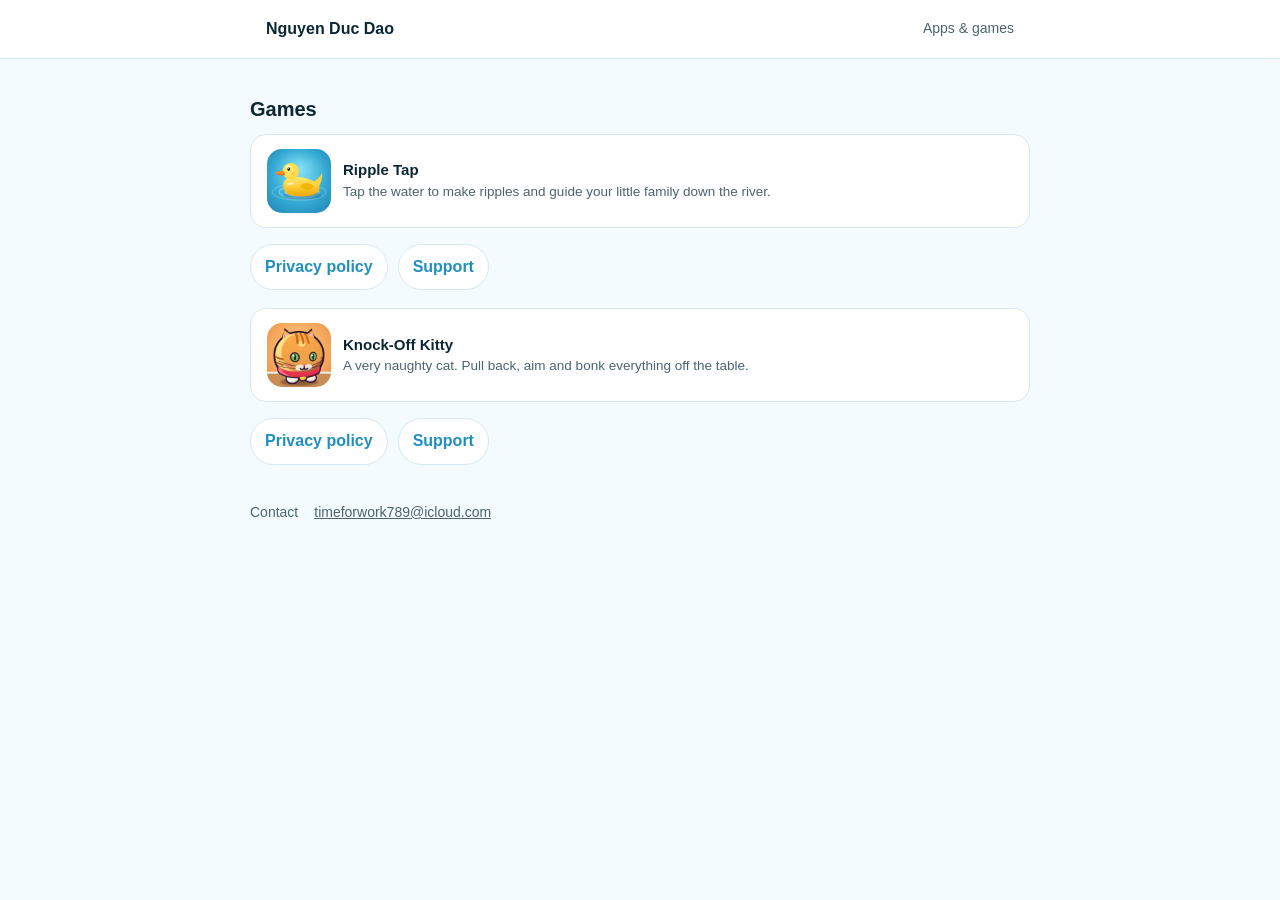
<file: index.html>
<!doctype html>
<html lang="en">
<head>
<meta charset="utf-8">
<meta name="viewport" content="width=device-width, initial-scale=1">
<title>Nguyen Duc Dao · Apps &amp; Games</title>
<meta name="description" content="Apps and games by Nguyen Duc Dao (Tom-deptrai).">
<link rel="stylesheet" href="/style.css">
</head>
<body>
<header class="topbar"><div class="wrap">
  <a class="brand" href="/"><span>Nguyen Duc Dao</span></a>
  <span class="note">Apps &amp; games</span>
</div></header>
<main class="wrap page">
  <h2>Games</h2>
  <a class="card" href="/ripple-tap/" style="text-decoration:none;color:inherit;align-items:center">
    <img src="/ripple-tap/icon.png" alt="" style="width:64px;height:64px;border-radius:15px">
    <div><b>Ripple Tap</b><span>Tap the water to make ripples and guide your little family down the river.</span></div>
  </a>
  <div class="links"><a href="/ripple-tap/privacy.html">Privacy policy</a><a href="/ripple-tap/support.html">Support</a></div>
  <a class="card" href="/knock-off-kitty/" style="text-decoration:none;color:inherit;align-items:center;margin-top:18px">
    <img src="/knock-off-kitty/icon.png" alt="" style="width:64px;height:64px;border-radius:15px">
    <div><b>Knock-Off Kitty</b><span>A very naughty cat. Pull back, aim and bonk everything off the table.</span></div>
  </a>
  <div class="links"><a href="/knock-off-kitty/privacy.html">Privacy policy</a><a href="/knock-off-kitty/support.html">Support</a></div>
  <footer><span>Contact</span><a href="mailto:timeforwork789@icloud.com">timeforwork789@icloud.com</a></footer>
</main>
</body>
</html>
</file>
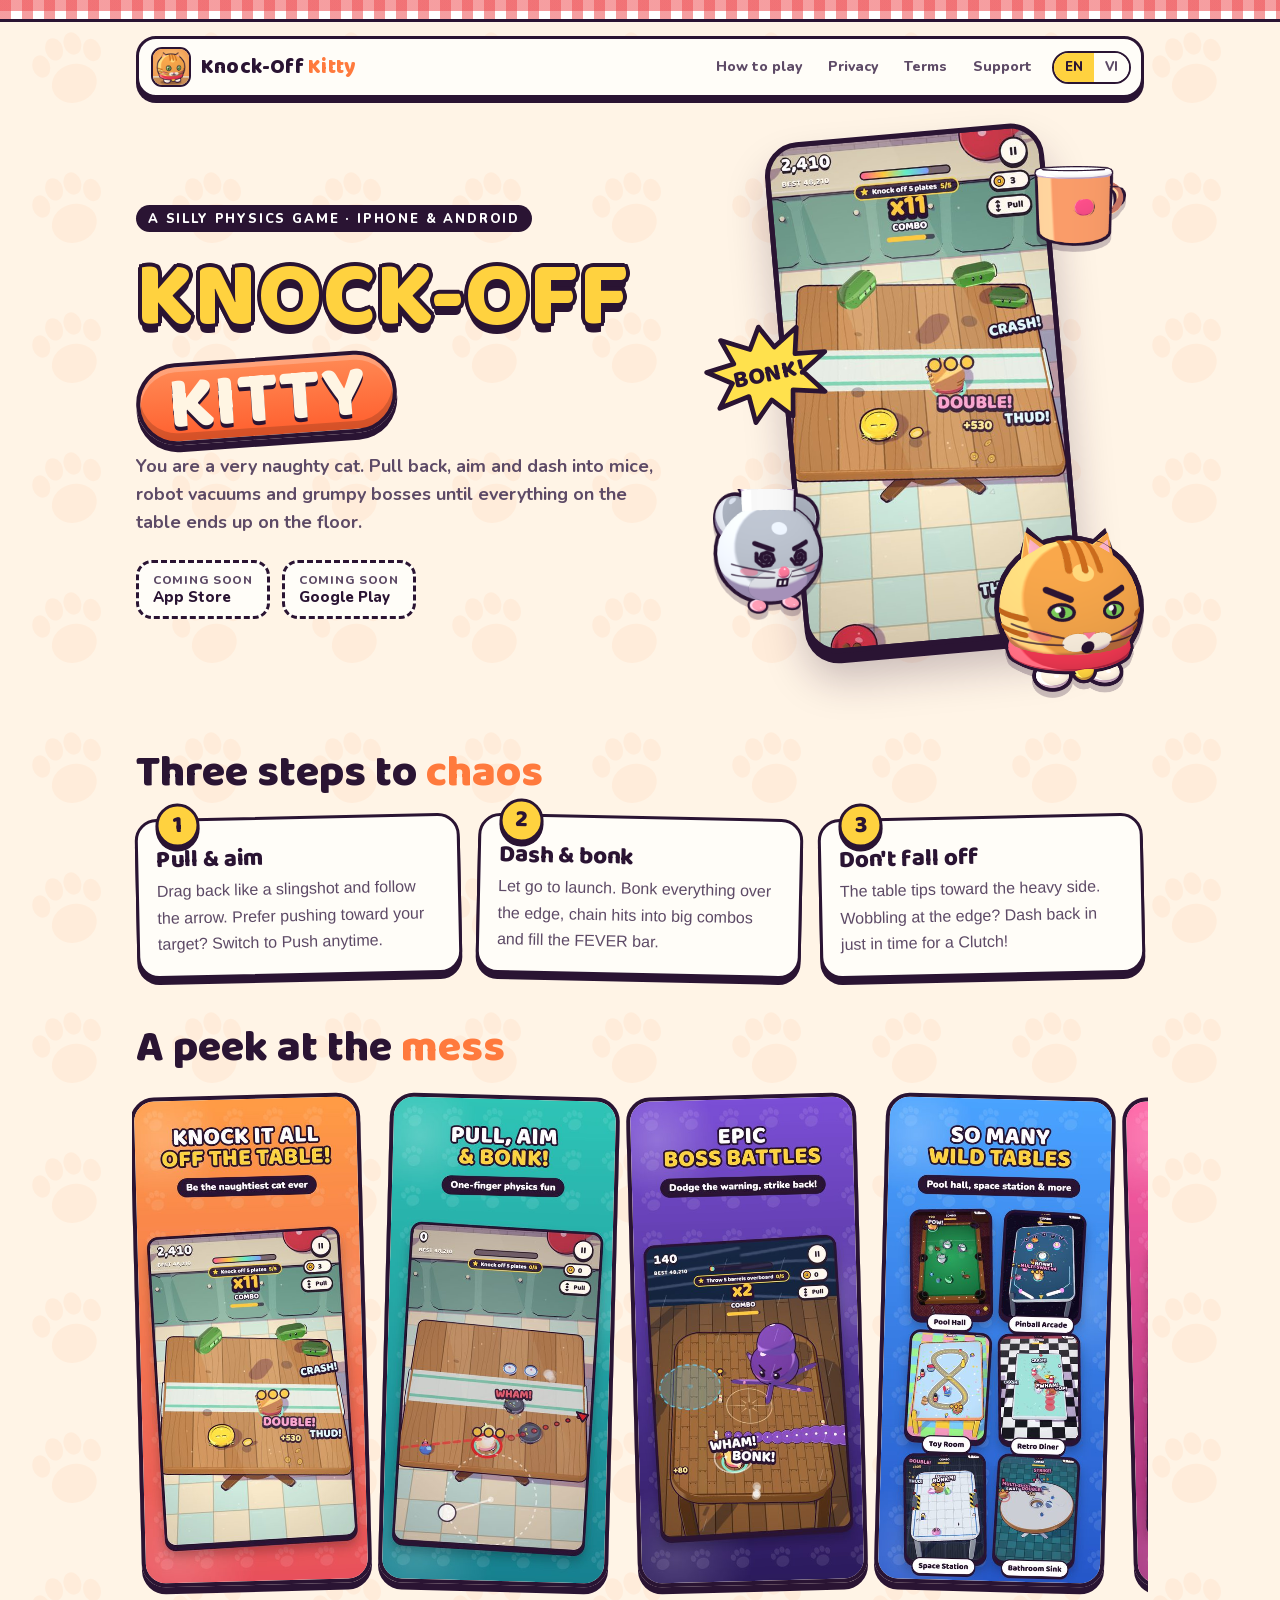
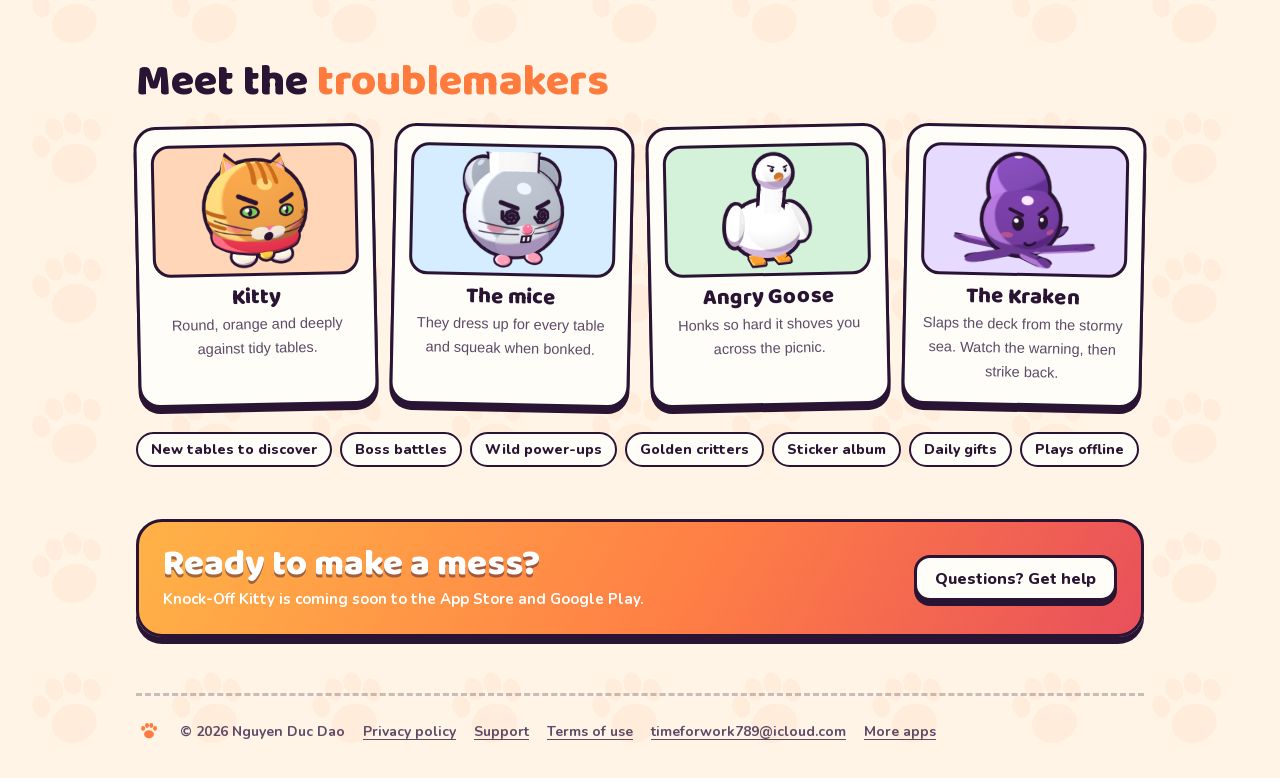
<file: knock-off-kitty/index.html>
<!doctype html>
<html lang="en" data-title-en="Knock-Off Kitty · Knock it all off the table!" data-title-vi="Knock-Off Kitty · Hất tung mọi thứ khỏi bàn!">
<head>
<meta charset="utf-8">
<meta name="viewport" content="width=device-width, initial-scale=1">
<title>Knock-Off Kitty · Knock it all off the table!</title>
<meta name="description" content="Knock-Off Kitty is a silly physics game about a very naughty cat. Pull back, aim and bonk everything off the table. Coming soon to iPhone and Android.">
<meta property="og:title" content="Knock-Off Kitty">
<meta property="og:description" content="Pull back, aim and bonk everything off the table.">
<meta property="og:image" content="https://tom-deptrai.github.io/knock-off-kitty/img/banner.jpg">
<meta name="theme-color" content="#ff7a3d">
<link rel="icon" href="icon.png">
<link rel="preload" href="fonts/Baloo2-latin.woff2" as="font" type="font/woff2" crossorigin>
<link rel="stylesheet" href="kitty.css">
</head>
<body>
<div class="cloth" aria-hidden="true"></div>
<header class="bar"><div class="bar-in">
  <a class="brand" href="./"><img src="icon.png" alt=""><b>Knock-Off <em>Kitty</em></b></a>
  <nav class="menu">
    <a class="hide-s" href="#how"><span data-l="en">How to play</span><span data-l="vi" hidden>Cách chơi</span></a>
    <a href="privacy.html" data-keep-lang><span data-l="en">Privacy</span><span data-l="vi" hidden><span class="lbl-long">Quyền riêng tư</span><span class="lbl-short">Riêng tư</span></span></a>
    <a href="terms.html" data-keep-lang><span data-l="en">Terms</span><span data-l="vi" hidden>Điều khoản</span></a>
    <a href="support.html" data-keep-lang><span data-l="en">Support</span><span data-l="vi" hidden>Hỗ trợ</span></a>
    <span class="langs" role="group" aria-label="Language"><button type="button" data-pick="en" aria-pressed="true">EN</button><button type="button" data-pick="vi" aria-pressed="false">VI</button></span>
  </nav>
</div></header>

<main class="wrap">

<!-- hero -->
<section class="hero">
  <div>
    <span class="kicker" data-l="en">A silly physics game · iPhone &amp; Android</span>
    <span class="kicker" data-l="vi" hidden>Game vật lý vui nhộn · iPhone &amp; Android</span>
    <h1 class="title-xl" style="margin-top:18px">KNOCK-OFF</h1>
    <div class="pill-word" aria-hidden="true">KITTY</div>
    <p class="lead" data-l="en">You are a very naughty cat. Pull back, aim and dash into mice, robot vacuums and grumpy bosses until everything on the table ends up on the floor.</p>
    <p class="lead" data-l="vi" hidden>Bạn là một chú mèo cực kỳ nghịch ngợm. Kéo lùi, nhắm rồi lao vào lũ chuột, robot hút bụi và những con boss khó ưa cho tới khi mọi thứ trên bàn rơi hết xuống sàn.</p>
    <div class="ctas">
      <span class="soon"><span><small data-l="en">Coming soon</small><small data-l="vi" hidden>Sắp ra mắt</small>App Store</span></span>
      <span class="soon"><span><small data-l="en">Coming soon</small><small data-l="vi" hidden>Sắp ra mắt</small>Google Play</span></span>
    </div>
  </div>
  <div class="stage" aria-hidden="true">
    <div class="phone"><img src="img/play-01.jpg" alt=""></div>
    <svg class="burst" viewBox="0 0 190 150"><path d="M95 6 L112 40 L150 18 L140 56 L184 62 L146 84 L172 120 L126 108 L118 146 L92 116 L62 144 L60 104 L14 112 L40 80 L6 56 L48 52 L36 14 L76 36 Z" fill="#ffe14d" stroke="#2a1433" stroke-width="7" stroke-linejoin="round"/></svg>
    <div class="burst"><b>BONK!</b></div>
    <img class="fly mug" src="img/mug.png" alt="">
    <img class="fly mouse" src="img/mouse.png" alt="">
    <img class="fly cat" src="img/cat.png" alt="">
  </div>
</section>

<!-- how it plays -->
<section class="band" id="how">
  <h2 class="h2" data-l="en">Three steps to <span>chaos</span></h2>
  <h2 class="h2" data-l="vi" hidden>Ba bước để <span>quậy tung</span></h2>
  <div class="steps">
    <div class="sticker step tilt-l"><span class="n">1</span>
      <div data-l="en"><h3>Pull &amp; aim</h3><p>Drag back like a slingshot and follow the arrow. Prefer pushing toward your target? Switch to Push anytime.</p></div>
      <div data-l="vi" hidden><h3>Kéo &amp; nhắm</h3><p>Kéo lùi như ná cao su rồi nhìn theo mũi tên. Thích kéo về phía mục tiêu hơn? Đổi sang kiểu Kéo tới bất cứ lúc nào.</p></div>
    </div>
    <div class="sticker step tilt-r"><span class="n">2</span>
      <div data-l="en"><h3>Dash &amp; bonk</h3><p>Let go to launch. Bonk everything over the edge, chain hits into big combos and fill the FEVER bar.</p></div>
      <div data-l="vi" hidden><h3>Lao &amp; húc</h3><p>Thả tay để lao đi. Húc mọi thứ rơi khỏi mép bàn, nối các cú húc thành combo lớn và nạp đầy thanh FEVER.</p></div>
    </div>
    <div class="sticker step tilt-l"><span class="n">3</span>
      <div data-l="en"><h3>Don't fall off</h3><p>The table tips toward the heavy side. Wobbling at the edge? Dash back in just in time for a Clutch!</p></div>
      <div data-l="vi" hidden><h3>Đừng rơi theo</h3><p>Bàn nghiêng về phía nặng hơn. Đang chao đảo ở mép? Lao vào trong thật kịp lúc để ăn điểm Clutch!</p></div>
    </div>
  </div>
</section>

<!-- screens -->
<section class="band">
  <h2 class="h2" data-l="en">A peek at the <span>mess</span></h2>
  <h2 class="h2" data-l="vi" hidden>Xem trước một chút <span>hỗn loạn</span></h2>
  <div class="reel">
    <figure><img src="img/shot-01.jpg" alt="Knock it all off the table" loading="lazy"></figure>
    <figure><img src="img/shot-02.jpg" alt="Pull, aim and bonk" loading="lazy"></figure>
    <figure><img src="img/shot-03.jpg" alt="A boss battle against a giant kraken" loading="lazy"></figure>
    <figure><img src="img/shot-04.jpg" alt="Different tables: pool hall, pinball, toy room and more" loading="lazy"></figure>
    <figure><img src="img/shot-05.jpg" alt="Combos and fever mode at the sushi bar" loading="lazy"></figure>
    <figure><img src="img/shot-06.jpg" alt="Laser eyes power-up in a tiny city" loading="lazy"></figure>
    <figure><img src="img/shot-07.jpg" alt="Collect cute cat skins" loading="lazy"></figure>
    <figure><img src="img/shot-08.jpg" alt="Play offline, anytime" loading="lazy"></figure>
  </div>
</section>

<!-- cast -->
<section class="band">
  <h2 class="h2" data-l="en">Meet the <span>troublemakers</span></h2>
  <h2 class="h2" data-l="vi" hidden>Làm quen với <span>hội phá phách</span></h2>
  <div class="cast">
    <div class="sticker who tilt-l"><div class="pic bg-o"><img src="img/cat.png" alt="" loading="lazy"></div>
      <div data-l="en"><h3>Kitty</h3><p>Round, orange and deeply against tidy tables.</p></div>
      <div data-l="vi" hidden><h3>Kitty</h3><p>Tròn, cam và cực kỳ ghét bàn gọn gàng.</p></div></div>
    <div class="sticker who tilt-r"><div class="pic bg-b"><img src="img/mouse.png" alt="" loading="lazy"></div>
      <div data-l="en"><h3>The mice</h3><p>They dress up for every table and squeak when bonked.</p></div>
      <div data-l="vi" hidden><h3>Lũ chuột</h3><p>Bàn nào cũng diện đồ hợp cảnh và kêu chít chít khi bị húc.</p></div></div>
    <div class="sticker who tilt-l"><div class="pic bg-g"><img src="img/goose.png" alt="" loading="lazy"></div>
      <div data-l="en"><h3>Angry Goose</h3><p>Honks so hard it shoves you across the picnic.</p></div>
      <div data-l="vi" hidden><h3>Ngỗng Dữ</h3><p>Kêu một tiếng là đẩy bạn trượt dài khắp bàn dã ngoại.</p></div></div>
    <div class="sticker who tilt-r"><div class="pic bg-p"><img src="img/kraken.png" alt="" loading="lazy"></div>
      <div data-l="en"><h3>The Kraken</h3><p>Slaps the deck from the stormy sea. Watch the warning, then strike back.</p></div>
      <div data-l="vi" hidden><h3>Kraken</h3><p>Quật xúc tu từ biển bão. Để ý vạch báo trước rồi phản công.</p></div></div>
  </div>
  <div class="chips" style="margin-top:26px">
    <span class="chips-in" data-l="en" style="display:contents">
      <span class="c">New tables to discover</span><span class="c">Boss battles</span><span class="c">Wild power-ups</span><span class="c">Golden critters</span><span class="c">Sticker album</span><span class="c">Daily gifts</span><span class="c">Plays offline</span>
    </span>
    <span class="chips-in" data-l="vi" hidden style="display:contents">
      <span class="c">Nhiều bàn mới để khám phá</span><span class="c">Đánh boss</span><span class="c">Năng lực bá đạo</span><span class="c">Nhân vật vàng</span><span class="c">Sổ sưu tập sticker</span><span class="c">Quà mỗi ngày</span><span class="c">Chơi không cần mạng</span>
    </span>
  </div>
</section>

<section class="cta-end">
  <div data-l="en"><h2>Ready to make a mess?</h2><p>Knock-Off Kitty is coming soon to the App Store and Google Play.</p></div>
  <div data-l="vi" hidden><h2>Sẵn sàng bày bừa chưa?</h2><p>Knock-Off Kitty sắp có mặt trên App Store và Google Play.</p></div>
  <a class="btn ghost" href="support.html" data-keep-lang><span data-l="en">Questions? Get help</span><span data-l="vi" hidden>Có thắc mắc? Xem hỗ trợ</span></a>
</section>

<footer class="foot">
  <svg class="paw" viewBox="0 0 160 160" aria-hidden="true"><g fill="#ff7a3d"><ellipse cx="80" cy="100" rx="30" ry="25"/><ellipse cx="44" cy="64" rx="12" ry="15"/><ellipse cx="68" cy="46" rx="12" ry="15"/><ellipse cx="94" cy="46" rx="12" ry="15"/><ellipse cx="117" cy="64" rx="12" ry="15"/></g></svg>
  <span>© 2026 Nguyen Duc Dao</span>
  <a href="privacy.html" data-keep-lang><span data-l="en">Privacy policy</span><span data-l="vi" hidden>Chính sách quyền riêng tư</span></a>
  <a href="support.html" data-keep-lang><span data-l="en">Support</span><span data-l="vi" hidden>Hỗ trợ</span></a>
  <a href="terms.html" data-keep-lang><span data-l="en">Terms of use</span><span data-l="vi" hidden>Điều khoản sử dụng</span></a>
  <a href="mailto:timeforwork789@icloud.com">timeforwork789@icloud.com</a>
  <a href="/"><span data-l="en">More apps</span><span data-l="vi" hidden>Ứng dụng khác</span></a>
</footer>
</main>
<script src="kitty.js"></script>
</body>
</html>
</file>
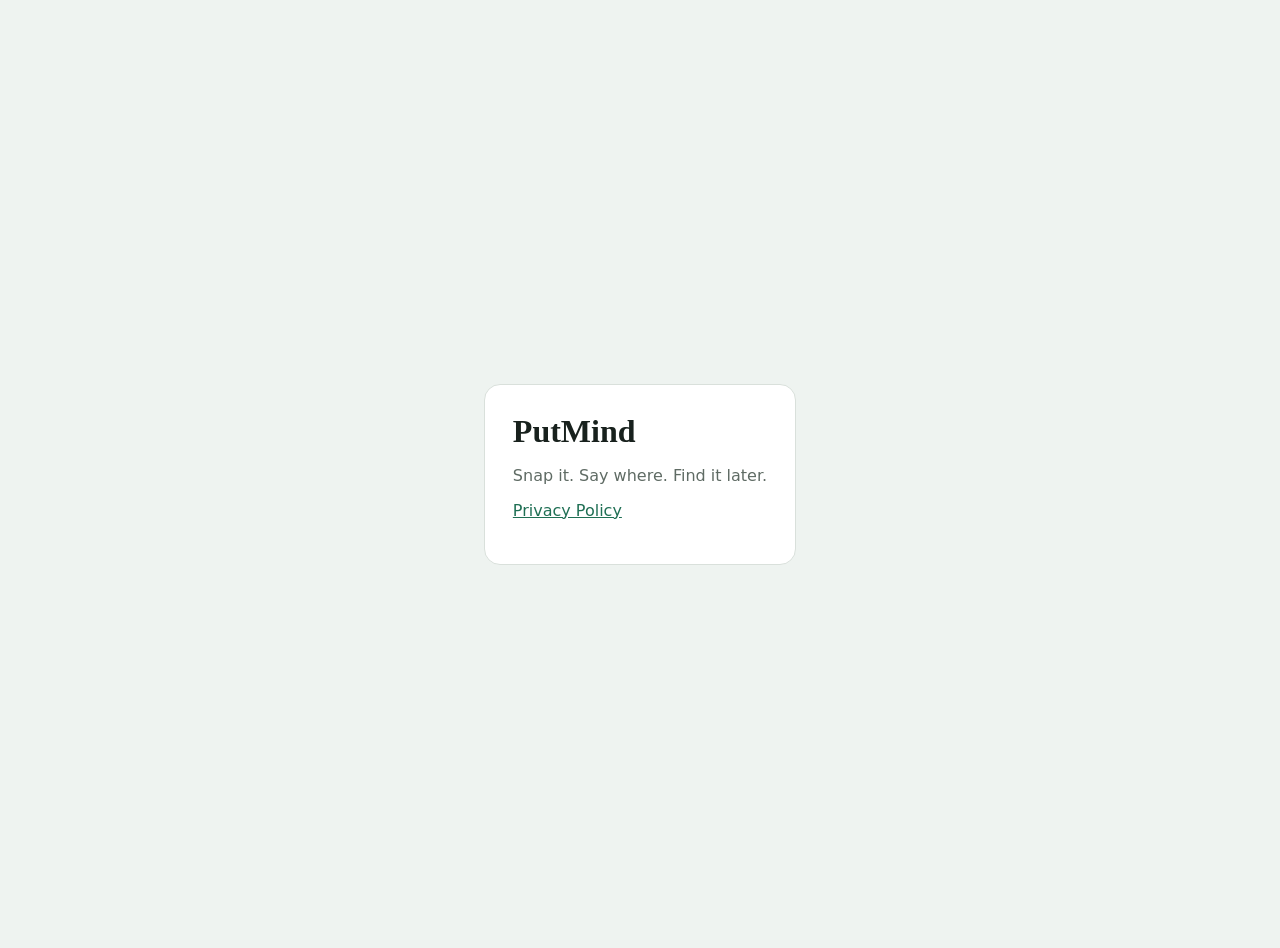
<file: PutMind-Find-your-things/index.html>
<!DOCTYPE html>
<html lang="en">
<head>
  <meta charset="UTF-8" />
  <meta name="viewport" content="width=device-width, initial-scale=1" />
  <title>PutMind</title>
  <style>
    body {
      margin: 0;
      min-height: 100vh;
      display: grid;
      place-items: center;
      font-family: Georgia, serif;
      background: #eef3f0;
      color: #18211d;
      padding: 24px;
    }
    a { color: #1f6f54; }
    .card {
      max-width: 420px;
      background: #fff;
      border: 1px solid #d9e0db;
      border-radius: 16px;
      padding: 28px;
    }
    h1 { margin: 0 0 8px; font-size: 2rem; }
    p { font-family: system-ui, sans-serif; color: #5f6b64; }
  </style>
</head>
<body>
  <div class="card">
    <h1>PutMind</h1>
    <p>Snap it. Say where. Find it later.</p>
    <p><a href="./privacy.html">Privacy Policy</a></p>
  </div>
</body>
</html>
</file>
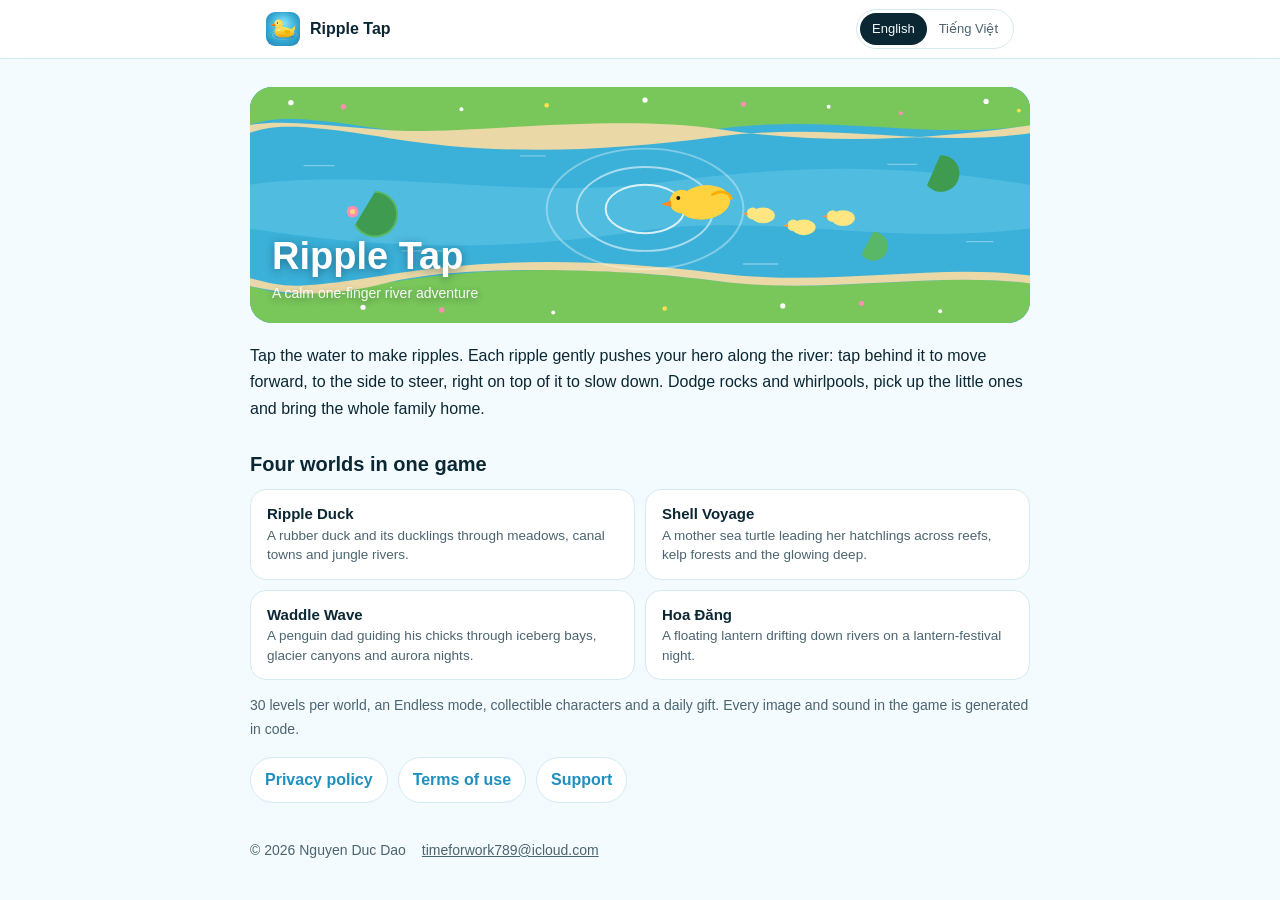
<file: ripple-tap/index.html>
<!doctype html>
<html lang="en" data-title-en="Ripple Tap" data-title-vi="Ripple Tap">
<head>
<meta charset="utf-8">
<meta name="viewport" content="width=device-width, initial-scale=1">
<title>Ripple Tap</title>
<meta name="description" content="Ripple Tap: tap the water to make ripples and guide your little family down the river.">
<link rel="stylesheet" href="/style.css">
</head>
<body>
<header class="topbar"><div class="wrap">
  <a class="brand" href="./"><img src="icon.png" alt=""><span>Ripple Tap</span></a>
  <div class="lang" role="group" aria-label="Language">
    <button type="button" data-set-lang="en" aria-pressed="true">English</button>
    <button type="button" data-set-lang="vi" aria-pressed="false">Tiếng Việt</button>
  </div>
</div></header>

<main class="wrap page">
<div data-lang="en">
  <div class="hero">
    <img src="banner.svg" alt="A rubber duck leading its ducklings down a river, with ripples on the water">
    <div class="cap"><h1>Ripple Tap</h1><p>A calm one-finger river adventure</p></div>
  </div>
  <p style="margin-top:20px">Tap the water to make ripples. Each ripple gently pushes your hero along the river: tap behind it to move forward, to the side to steer, right on top of it to slow down. Dodge rocks and whirlpools, pick up the little ones and bring the whole family home.</p>
  <h2>Four worlds in one game</h2>
  <div class="cards">
    <div class="card"><div><b>Ripple Duck</b><span>A rubber duck and its ducklings through meadows, canal towns and jungle rivers.</span></div></div>
    <div class="card"><div><b>Shell Voyage</b><span>A mother sea turtle leading her hatchlings across reefs, kelp forests and the glowing deep.</span></div></div>
    <div class="card"><div><b>Waddle Wave</b><span>A penguin dad guiding his chicks through iceberg bays, glacier canyons and aurora nights.</span></div></div>
    <div class="card"><div><b>Hoa Đăng</b><span>A floating lantern drifting down rivers on a lantern-festival night.</span></div></div>
  </div>
  <p class="note" style="margin-top:14px">30 levels per world, an Endless mode, collectible characters and a daily gift. Every image and sound in the game is generated in code.</p>
  <div class="links"><a href="privacy.html">Privacy policy</a><a href="terms.html">Terms of use</a><a href="support.html">Support</a></div>
</div>

<div data-lang="vi" hidden>
  <div class="hero">
    <img src="banner.svg" alt="Chú vịt cao su dẫn đàn vịt con trôi trên dòng sông có những gợn sóng">
    <div class="cap"><h1>Ripple Tap</h1><p>Chuyến phiêu lưu trên sông chỉ với một ngón tay</p></div>
  </div>
  <p style="margin-top:20px">Chạm mặt nước để tạo gợn sóng. Mỗi gợn sóng nhẹ nhàng đẩy nhân vật trôi theo dòng sông: chạm phía sau để đi tới, chạm lệch bên để lái, chạm ngay lên nhân vật để hãm lại. Né đá và xoáy nước, đón các bạn nhỏ và đưa cả gia đình về nhà.</p>
  <h2>Bốn thế giới trong một trò chơi</h2>
  <div class="cards">
    <div class="card"><div><b>Ripple Duck</b><span>Chú vịt cao su cùng đàn vịt con qua đồng quê, kênh phố cổ và sông rừng nhiệt đới.</span></div></div>
    <div class="card"><div><b>Shell Voyage</b><span>Rùa mẹ dẫn đàn rùa con qua rạn san hô, rừng tảo bẹ và biển sâu phát sáng.</span></div></div>
    <div class="card"><div><b>Waddle Wave</b><span>Cánh cụt bố đưa đàn chim non qua vịnh băng, hẻm sông băng và đêm cực quang.</span></div></div>
    <div class="card"><div><b>Hoa Đăng</b><span>Chiếc đèn hoa đăng trôi trên sông trong đêm hội thả đèn.</span></div></div>
  </div>
  <p class="note" style="margin-top:14px">Mỗi thế giới có 30 màn, chế độ Trôi mãi, nhân vật để sưu tầm và quà mỗi ngày. Toàn bộ hình ảnh và âm thanh được tạo bằng mã.</p>
  <div class="links"><a href="privacy.html?lang=vi">Chính sách quyền riêng tư</a><a href="terms.html?lang=vi">Điều khoản sử dụng</a><a href="support.html?lang=vi">Hỗ trợ</a></div>
</div>

<footer><span>© 2026 Nguyen Duc Dao</span><a href="mailto:timeforwork789@icloud.com">timeforwork789@icloud.com</a></footer>
</main>
<script src="/assets/site.js"></script>
</body>
</html>
</file>
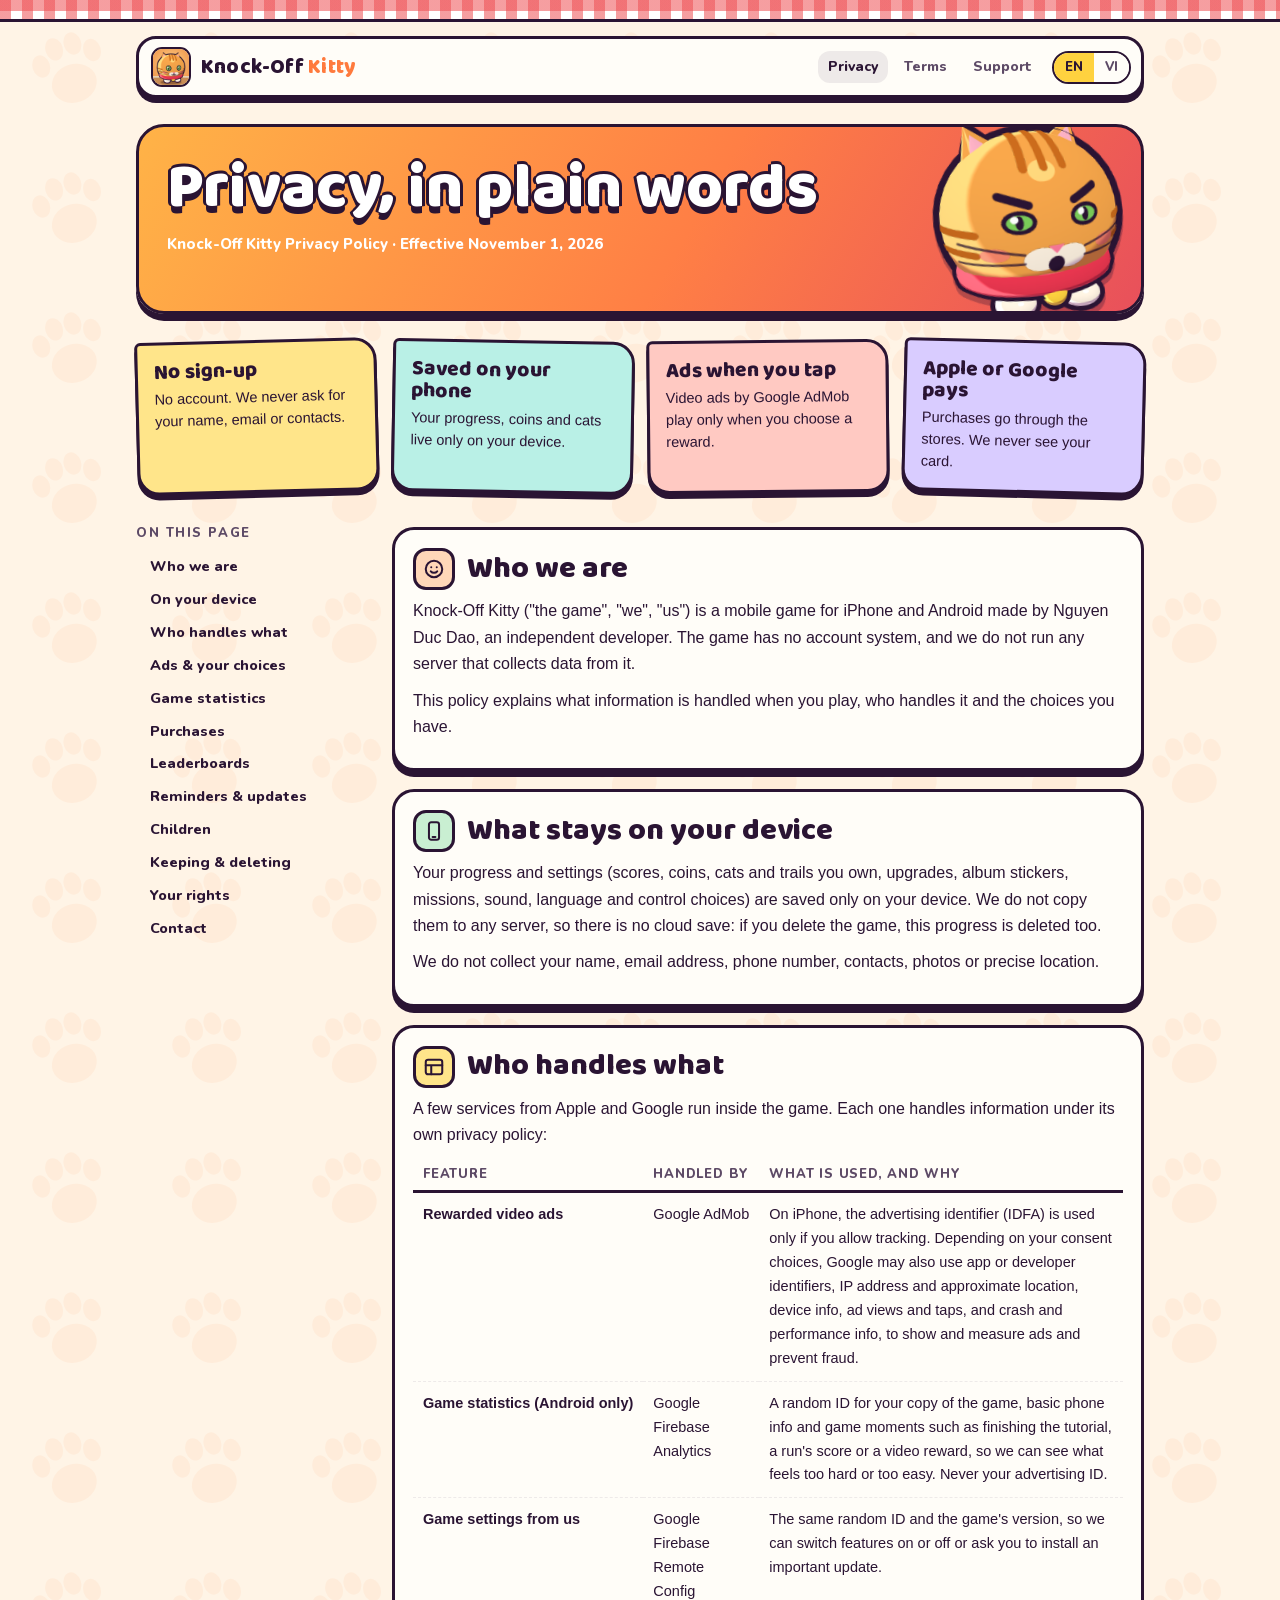
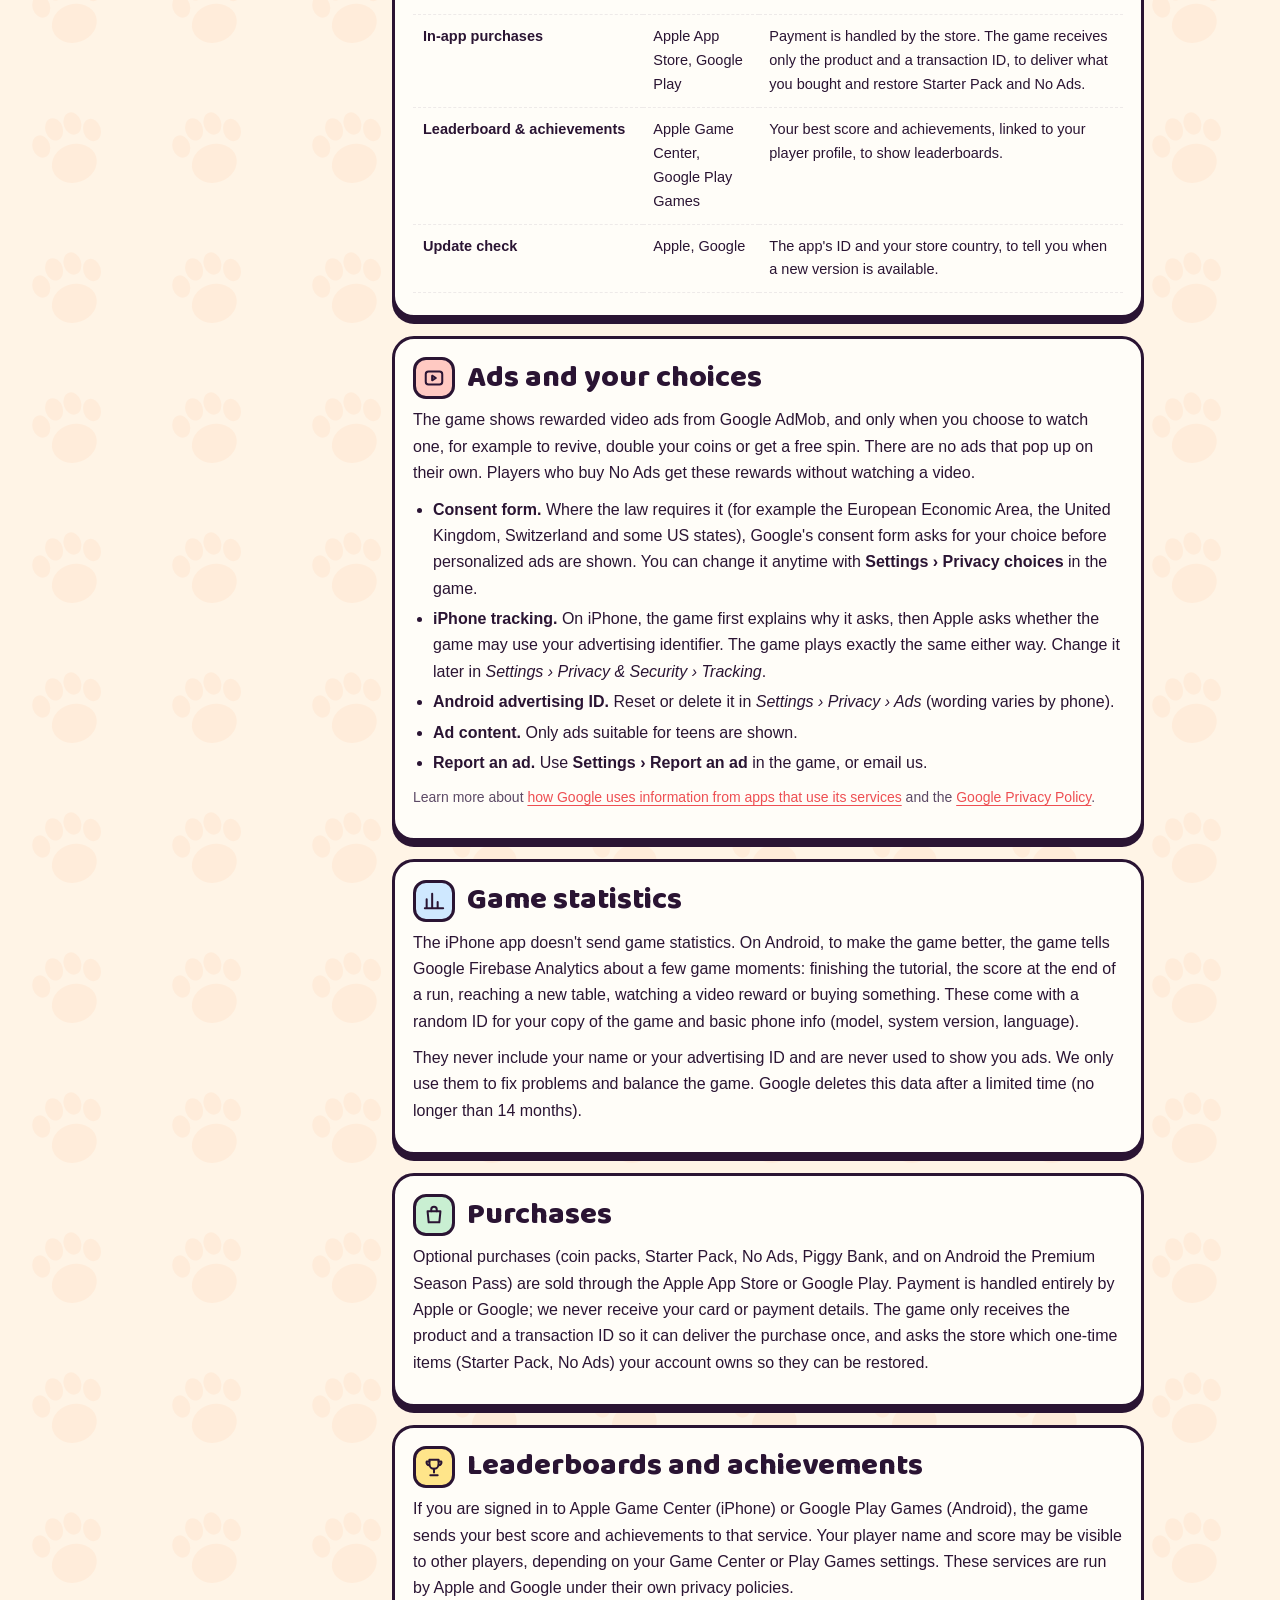
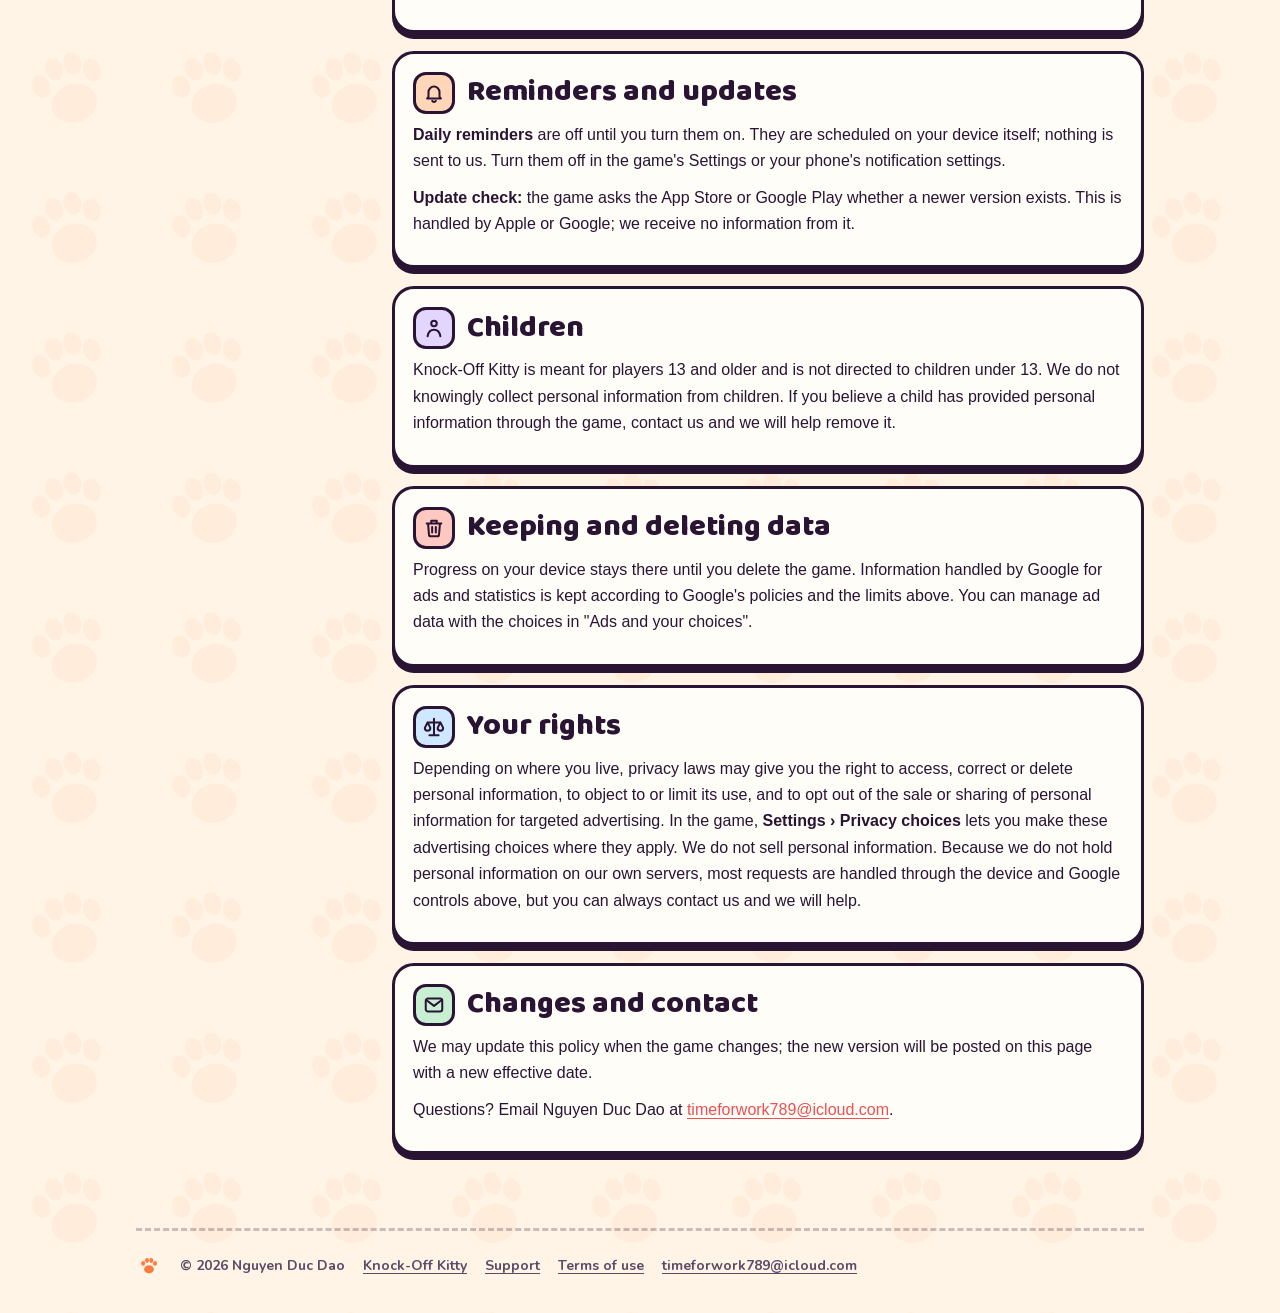
<file: knock-off-kitty/privacy.html>
<!doctype html>
<html lang="en" data-title-en="Knock-Off Kitty · Privacy Policy" data-title-vi="Knock-Off Kitty · Chính sách quyền riêng tư">
<head>
<meta charset="utf-8">
<meta name="viewport" content="width=device-width, initial-scale=1">
<title>Knock-Off Kitty · Privacy Policy</title>
<meta name="description" content="How Knock-Off Kitty handles your information: no account, progress stored on your device, rewarded ads by Google AdMob, game statistics by Firebase on Android.">
<meta name="theme-color" content="#ff7a3d">
<link rel="icon" href="icon.png">
<link rel="stylesheet" href="kitty.css">
</head>
<body>
<svg width="0" height="0" style="position:absolute" aria-hidden="true">
  <symbol id="i-hi" viewBox="0 0 24 24"><circle cx="12" cy="12" r="9"/><path d="M8.5 14.5a4.5 4.5 0 0 0 7 0M9 10h.01M15 10h.01"/></symbol>
  <symbol id="i-phone" viewBox="0 0 24 24"><rect x="6.5" y="2.5" width="11" height="19" rx="2.5"/><path d="M10.5 18.5h3"/></symbol>
  <symbol id="i-table" viewBox="0 0 24 24"><rect x="3" y="4" width="18" height="16" rx="2.5"/><path d="M3 10h18M9 10v10"/></symbol>
  <symbol id="i-ad" viewBox="0 0 24 24"><rect x="3" y="5" width="18" height="14" rx="3"/><path d="M10 9.5v5l4-2.5z"/></symbol>
  <symbol id="i-chart" viewBox="0 0 24 24"><path d="M4 20V10M10 20V4M16 20v-7M22 20H2"/></symbol>
  <symbol id="i-bag" viewBox="0 0 24 24"><path d="M5 8h14l-1.2 12H6.2z"/><path d="M9 8V6a3 3 0 0 1 6 0v2"/></symbol>
  <symbol id="i-cup" viewBox="0 0 24 24"><path d="M7 4h10v5a5 5 0 0 1-10 0z"/><path d="M7 6H4a3 3 0 0 0 3 4M17 6h3a3 3 0 0 1-3 4M12 14v4M8 21h8"/></symbol>
  <symbol id="i-bell" viewBox="0 0 24 24"><path d="M6 16v-5a6 6 0 0 1 12 0v5l1.5 2h-15z"/><path d="M10 20.5a2.2 2.2 0 0 0 4 0"/></symbol>
  <symbol id="i-kid" viewBox="0 0 24 24"><circle cx="12" cy="7" r="3"/><path d="M5 21c.8-4.5 3.6-7 7-7s6.2 2.5 7 7"/></symbol>
  <symbol id="i-bin" viewBox="0 0 24 24"><path d="M4 7h16M10 11v6M14 11v6M5.5 7l1 12a2 2 0 0 0 2 2h7a2 2 0 0 0 2-2l1-12M9 7V4h6v3"/></symbol>
  <symbol id="i-scale" viewBox="0 0 24 24"><path d="M12 3v18M7 21h10M5 7h14M5 7l-3 6a3 3 0 0 0 6 0zM19 7l-3 6a3 3 0 0 0 6 0z"/></symbol>
  <symbol id="i-mail" viewBox="0 0 24 24"><rect x="3" y="5" width="18" height="14" rx="2.5"/><path d="M3.5 6.5 12 13l8.5-6.5"/></symbol>
</svg>
<div class="cloth" aria-hidden="true"></div>
<header class="bar"><div class="bar-in">
  <a class="brand" href="./" data-keep-lang><img src="icon.png" alt=""><b>Knock-Off <em>Kitty</em></b></a>
  <nav class="menu">
    <a href="privacy.html" aria-current="page" data-keep-lang><span data-l="en">Privacy</span><span data-l="vi" hidden><span class="lbl-long">Quyền riêng tư</span><span class="lbl-short">Riêng tư</span></span></a>
    <a href="terms.html" data-keep-lang><span data-l="en">Terms</span><span data-l="vi" hidden>Điều khoản</span></a>
    <a href="support.html" data-keep-lang><span data-l="en">Support</span><span data-l="vi" hidden>Hỗ trợ</span></a>
    <span class="langs" role="group" aria-label="Language"><button type="button" data-pick="en" aria-pressed="true">EN</button><button type="button" data-pick="vi" aria-pressed="false">VI</button></span>
  </nav>
</div></header>

<main class="wrap">

<!-- ======================== ENGLISH ======================== -->
<div data-l="en">
<section class="head">
  <h1>Privacy, in plain words</h1>
  <p>Knock-Off Kitty Privacy Policy · Effective November 1, 2026</p>
  <img class="peek" src="img/cat.png" alt="">
</section>

<div class="notes">
  <div class="note"><h3>No sign-up</h3><p>No account. We never ask for your name, email or contacts.</p></div>
  <div class="note"><h3>Saved on your phone</h3><p>Your progress, coins and cats live only on your device.</p></div>
  <div class="note"><h3>Ads when you tap</h3><p>Video ads by Google AdMob play only when you choose a reward.</p></div>
  <div class="note"><h3>Apple or Google pays</h3><p>Purchases go through the stores. We never see your card.</p></div>
</div>

<div class="doc">
  <nav class="toc" aria-label="On this page"><b>On this page</b>
    <a href="#en-who">Who we are</a><a href="#en-device">On your device</a><a href="#en-table">Who handles what</a><a href="#en-ads">Ads &amp; your choices</a>
    <a href="#en-stats">Game statistics</a><a href="#en-buy">Purchases</a><a href="#en-gc">Leaderboards</a><a href="#en-notif">Reminders &amp; updates</a>
    <a href="#en-kids">Children</a><a href="#en-keep">Keeping &amp; deleting</a><a href="#en-rights">Your rights</a><a href="#en-contact">Contact</a>
  </nav>
  <div>
    <section class="sec sticker" id="en-who"><h2><i class="i-o"><svg><use href="#i-hi"/></svg></i>Who we are</h2>
      <p>Knock-Off Kitty ("the game", "we", "us") is a mobile game for iPhone and Android made by Nguyen Duc Dao, an independent developer. The game has no account system, and we do not run any server that collects data from it.</p>
      <p>This policy explains what information is handled when you play, who handles it and the choices you have.</p></section>

    <section class="sec sticker" id="en-device"><h2><i class="i-g"><svg><use href="#i-phone"/></svg></i>What stays on your device</h2>
      <p>Your progress and settings (scores, coins, cats and trails you own, upgrades, album stickers, missions, sound, language and control choices) are saved only on your device. We do not copy them to any server, so there is no cloud save: if you delete the game, this progress is deleted too.</p>
      <p>We do not collect your name, email address, phone number, contacts, photos or precise location.</p></section>

    <section class="sec sticker" id="en-table"><h2><i class="i-y"><svg><use href="#i-table"/></svg></i>Who handles what</h2>
      <p>A few services from Apple and Google run inside the game. Each one handles information under its own privacy policy:</p>
      <table class="who-table">
        <thead><tr><th>Feature</th><th>Handled by</th><th>What is used, and why</th></tr></thead>
        <tbody>
          <tr><td>Rewarded video ads</td><td>Google AdMob</td><td>On iPhone, the advertising identifier (IDFA) is used only if you allow tracking. Depending on your consent choices, Google may also use app or developer identifiers, IP address and approximate location, device info, ad views and taps, and crash and performance info, to show and measure ads and prevent fraud.</td></tr>
          <tr><td>Game statistics (Android only)</td><td>Google Firebase Analytics</td><td>A random ID for your copy of the game, basic phone info and game moments such as finishing the tutorial, a run's score or a video reward, so we can see what feels too hard or too easy. Never your advertising ID.</td></tr>
          <tr><td>Game settings from us</td><td>Google Firebase Remote Config</td><td>The same random ID and the game's version, so we can switch features on or off or ask you to install an important update.</td></tr>
          <tr><td>In-app purchases</td><td>Apple App Store, Google Play</td><td>Payment is handled by the store. The game receives only the product and a transaction ID, to deliver what you bought and restore Starter Pack and No Ads.</td></tr>
          <tr><td>Leaderboard &amp; achievements</td><td>Apple Game Center, Google Play Games</td><td>Your best score and achievements, linked to your player profile, to show leaderboards.</td></tr>
          <tr><td>Update check</td><td>Apple, Google</td><td>The app's ID and your store country, to tell you when a new version is available.</td></tr>
        </tbody>
      </table></section>

    <section class="sec sticker" id="en-ads"><h2><i class="i-r"><svg><use href="#i-ad"/></svg></i>Ads and your choices</h2>
      <p>The game shows rewarded video ads from Google AdMob, and only when you choose to watch one, for example to revive, double your coins or get a free spin. There are no ads that pop up on their own. Players who buy No Ads get these rewards without watching a video.</p>
      <ul>
        <li><b>Consent form.</b> Where the law requires it (for example the European Economic Area, the United Kingdom, Switzerland and some US states), Google's consent form asks for your choice before personalized ads are shown. You can change it anytime with <b>Settings › Privacy choices</b> in the game.</li>
        <li><b>iPhone tracking.</b> On iPhone, the game first explains why it asks, then Apple asks whether the game may use your advertising identifier. The game plays exactly the same either way. Change it later in <i>Settings › Privacy &amp; Security › Tracking</i>.</li>
        <li><b>Android advertising ID.</b> Reset or delete it in <i>Settings › Privacy › Ads</i> (wording varies by phone).</li>
        <li><b>Ad content.</b> Only ads suitable for teens are shown.</li>
        <li><b>Report an ad.</b> Use <b>Settings › Report an ad</b> in the game, or email us.</li>
      </ul>
      <p class="fine">Learn more about <a href="https://policies.google.com/technologies/partner-sites">how Google uses information from apps that use its services</a> and the <a href="https://policies.google.com/privacy">Google Privacy Policy</a>.</p></section>

    <section class="sec sticker" id="en-stats"><h2><i class="i-b"><svg><use href="#i-chart"/></svg></i>Game statistics</h2>
      <p>The iPhone app doesn't send game statistics. On Android, to make the game better, the game tells Google Firebase Analytics about a few game moments: finishing the tutorial, the score at the end of a run, reaching a new table, watching a video reward or buying something. These come with a random ID for your copy of the game and basic phone info (model, system version, language).</p>
      <p>They never include your name or your advertising ID and are never used to show you ads. We only use them to fix problems and balance the game. Google deletes this data after a limited time (no longer than 14 months).</p></section>

    <section class="sec sticker" id="en-buy"><h2><i class="i-g"><svg><use href="#i-bag"/></svg></i>Purchases</h2>
      <p>Optional purchases (coin packs, Starter Pack, No Ads, Piggy Bank, and on Android the Premium Season Pass) are sold through the Apple App Store or Google Play. Payment is handled entirely by Apple or Google; we never receive your card or payment details. The game only receives the product and a transaction ID so it can deliver the purchase once, and asks the store which one-time items (Starter Pack, No Ads) your account owns so they can be restored.</p></section>

    <section class="sec sticker" id="en-gc"><h2><i class="i-y"><svg><use href="#i-cup"/></svg></i>Leaderboards and achievements</h2>
      <p>If you are signed in to Apple Game Center (iPhone) or Google Play Games (Android), the game sends your best score and achievements to that service. Your player name and score may be visible to other players, depending on your Game Center or Play Games settings. These services are run by Apple and Google under their own privacy policies.</p></section>

    <section class="sec sticker" id="en-notif"><h2><i class="i-o"><svg><use href="#i-bell"/></svg></i>Reminders and updates</h2>
      <p><b>Daily reminders</b> are off until you turn them on. They are scheduled on your device itself; nothing is sent to us. Turn them off in the game's Settings or your phone's notification settings.</p>
      <p><b>Update check:</b> the game asks the App Store or Google Play whether a newer version exists. This is handled by Apple or Google; we receive no information from it.</p></section>

    <section class="sec sticker" id="en-kids"><h2><i class="i-p"><svg><use href="#i-kid"/></svg></i>Children</h2>
      <p>Knock-Off Kitty is meant for players 13 and older and is not directed to children under 13. We do not knowingly collect personal information from children. If you believe a child has provided personal information through the game, contact us and we will help remove it.</p></section>

    <section class="sec sticker" id="en-keep"><h2><i class="i-r"><svg><use href="#i-bin"/></svg></i>Keeping and deleting data</h2>
      <p>Progress on your device stays there until you delete the game. Information handled by Google for ads and statistics is kept according to Google's policies and the limits above. You can manage ad data with the choices in "Ads and your choices".</p></section>

    <section class="sec sticker" id="en-rights"><h2><i class="i-b"><svg><use href="#i-scale"/></svg></i>Your rights</h2>
      <p>Depending on where you live, privacy laws may give you the right to access, correct or delete personal information, to object to or limit its use, and to opt out of the sale or sharing of personal information for targeted advertising. In the game, <b>Settings › Privacy choices</b> lets you make these advertising choices where they apply. We do not sell personal information. Because we do not hold personal information on our own servers, most requests are handled through the device and Google controls above, but you can always contact us and we will help.</p></section>

    <section class="sec sticker" id="en-contact"><h2><i class="i-g"><svg><use href="#i-mail"/></svg></i>Changes and contact</h2>
      <p>We may update this policy when the game changes; the new version will be posted on this page with a new effective date.</p>
      <p>Questions? Email Nguyen Duc Dao at <a href="mailto:timeforwork789@icloud.com">timeforwork789@icloud.com</a>.</p></section>
  </div>
</div>
</div>

<!-- ======================== TIẾNG VIỆT ======================== -->
<div data-l="vi" hidden>
<section class="head">
  <h1>Quyền riêng tư, nói thật dễ hiểu</h1>
  <p>Chính sách quyền riêng tư của Knock-Off Kitty · Có hiệu lực từ 01/11/2026</p>
  <img class="peek" src="img/cat.png" alt="">
</section>

<div class="notes">
  <div class="note"><h3>Không cần đăng ký</h3><p>Không tài khoản. Chúng tôi không hỏi tên, email hay danh bạ.</p></div>
  <div class="note"><h3>Lưu trên máy bạn</h3><p>Tiến trình, xu và mèo của bạn chỉ nằm trên thiết bị.</p></div>
  <div class="note"><h3>Quảng cáo khi bạn chọn</h3><p>Video của Google AdMob chỉ chạy khi bạn chọn nhận thưởng.</p></div>
  <div class="note"><h3>Apple hoặc Google thu tiền</h3><p>Mua hàng qua cửa hàng. Chúng tôi không thấy thẻ của bạn.</p></div>
</div>

<div class="doc">
  <nav class="toc" aria-label="Trong trang này"><b>Trong trang này</b>
    <a href="#vi-who">Chúng tôi là ai</a><a href="#vi-device">Trên thiết bị</a><a href="#vi-table">Ai xử lý gì</a><a href="#vi-ads">Quảng cáo &amp; lựa chọn</a>
    <a href="#vi-stats">Thống kê trò chơi</a><a href="#vi-buy">Mua hàng</a><a href="#vi-gc">Bảng xếp hạng</a><a href="#vi-notif">Nhắc chơi &amp; cập nhật</a>
    <a href="#vi-kids">Trẻ em</a><a href="#vi-keep">Lưu &amp; xoá dữ liệu</a><a href="#vi-rights">Quyền của bạn</a><a href="#vi-contact">Liên hệ</a>
  </nav>
  <div>
    <section class="sec sticker" id="vi-who"><h2><i class="i-o"><svg><use href="#i-hi"/></svg></i>Chúng tôi là ai</h2>
      <p>Knock-Off Kitty ("trò chơi", "chúng tôi") là trò chơi di động trên iPhone và Android do Đào Nguyên Đức, nhà phát triển độc lập, làm ra. Trò chơi không có hệ thống tài khoản và chúng tôi không có máy chủ nào thu thập dữ liệu từ trò chơi.</p>
      <p>Chính sách này giải thích thông tin nào được xử lý khi bạn chơi, ai xử lý và bạn có những lựa chọn gì.</p></section>

    <section class="sec sticker" id="vi-device"><h2><i class="i-g"><svg><use href="#i-phone"/></svg></i>Những gì nằm trên thiết bị</h2>
      <p>Tiến trình và cài đặt (điểm, xu, mèo và vệt lướt đã có, nâng cấp, sticker trong sổ, nhiệm vụ, âm thanh, ngôn ngữ, kiểu điều khiển) chỉ được lưu trên thiết bị của bạn. Chúng tôi không sao chép lên máy chủ nào nên không có lưu trữ đám mây: nếu xoá trò chơi, tiến trình này cũng bị xoá.</p>
      <p>Chúng tôi không thu thập tên, email, số điện thoại, danh bạ, ảnh hay vị trí chính xác của bạn.</p></section>

    <section class="sec sticker" id="vi-table"><h2><i class="i-y"><svg><use href="#i-table"/></svg></i>Ai xử lý gì</h2>
      <p>Một vài dịch vụ của Apple và Google chạy bên trong trò chơi. Mỗi dịch vụ xử lý thông tin theo chính sách quyền riêng tư của riêng họ:</p>
      <table class="who-table">
        <thead><tr><th>Tính năng</th><th>Do ai xử lý</th><th>Dùng thông tin gì, để làm gì</th></tr></thead>
        <tbody>
          <tr><td>Video quảng cáo có thưởng</td><td>Google AdMob</td><td>Trên iPhone, mã quảng cáo (IDFA) chỉ được dùng khi bạn cho phép theo dõi. Tùy lựa chọn đồng ý của bạn, Google còn có thể dùng mã của ứng dụng hoặc nhà phát triển, địa chỉ IP và vị trí gần đúng, thông tin thiết bị, lượt xem và chạm quảng cáo, thông tin lỗi và hiệu năng, để hiển thị, đo lường quảng cáo và chống gian lận.</td></tr>
          <tr><td>Thống kê trò chơi (chỉ Android)</td><td>Google Firebase Analytics</td><td>Một mã ngẫu nhiên cho bản game trên máy bạn, thông tin cơ bản của điện thoại và một vài khoảnh khắc trong game như xong phần hướng dẫn, điểm của một ván hay một lần nhận thưởng video, để biết chỗ nào quá khó hay quá dễ. Không bao giờ dùng mã quảng cáo của bạn.</td></tr>
          <tr><td>Cài đặt game từ chúng tôi</td><td>Google Firebase Remote Config</td><td>Cùng mã ngẫu nhiên đó và phiên bản game, để bật tắt tính năng hoặc nhắc bạn cài bản cập nhật quan trọng.</td></tr>
          <tr><td>Mua trong ứng dụng</td><td>Apple App Store, Google Play</td><td>Việc thanh toán do cửa hàng xử lý. Trò chơi chỉ nhận tên gói và mã giao dịch, để giao đúng món bạn mua và khôi phục Starter Pack, No Ads.</td></tr>
          <tr><td>Bảng xếp hạng &amp; thành tích</td><td>Apple Game Center, Google Play Games</td><td>Điểm cao nhất và thành tích, gắn với hồ sơ người chơi của bạn, để hiển thị bảng xếp hạng.</td></tr>
          <tr><td>Kiểm tra bản mới</td><td>Apple, Google</td><td>Mã của app và quốc gia của cửa hàng, để báo khi có phiên bản mới.</td></tr>
        </tbody>
      </table></section>

    <section class="sec sticker" id="vi-ads"><h2><i class="i-r"><svg><use href="#i-ad"/></svg></i>Quảng cáo và lựa chọn của bạn</h2>
      <p>Trò chơi hiển thị video quảng cáo có thưởng của Google AdMob, và chỉ khi bạn chọn xem, ví dụ để hồi sinh, nhân đôi xu hoặc lấy thêm lượt quay. Không có quảng cáo nào tự bật lên. Người mua No Ads nhận các phần thưởng này mà không cần xem video.</p>
      <ul>
        <li><b>Biểu mẫu đồng ý.</b> Ở những nơi pháp luật yêu cầu (ví dụ Khu vực Kinh tế Châu Âu, Vương quốc Anh, Thụy Sĩ và một số bang của Mỹ), biểu mẫu của Google hỏi lựa chọn của bạn trước khi hiển thị quảng cáo cá nhân hoá. Bạn đổi lại bất cứ lúc nào tại <b>Cài đặt › Tùy chọn quyền riêng tư</b> trong trò chơi.</li>
        <li><b>Theo dõi trên iPhone.</b> Trên iPhone, trò chơi giải thích lý do trước, sau đó Apple hỏi bạn có cho trò chơi dùng mã quảng cáo không. Chọn thế nào thì game vẫn y như nhau. Đổi lại trong <i>Cài đặt › Quyền riêng tư &amp; Bảo mật › Theo dõi</i>.</li>
        <li><b>Mã quảng cáo Android.</b> Đặt lại hoặc xoá trong <i>Cài đặt › Quyền riêng tư › Quảng cáo</i> (tên mục tuỳ máy).</li>
        <li><b>Nội dung quảng cáo.</b> Chỉ hiển thị quảng cáo phù hợp với thiếu niên.</li>
        <li><b>Báo cáo quảng cáo.</b> Dùng <b>Cài đặt › Báo cáo quảng cáo</b> trong trò chơi, hoặc gửi email cho chúng tôi.</li>
      </ul>
      <p class="fine">Tìm hiểu thêm về <a href="https://policies.google.com/technologies/partner-sites">cách Google sử dụng thông tin từ ứng dụng dùng dịch vụ của Google</a> và <a href="https://policies.google.com/privacy">Chính sách quyền riêng tư của Google</a>.</p></section>

    <section class="sec sticker" id="vi-stats"><h2><i class="i-b"><svg><use href="#i-chart"/></svg></i>Thống kê trò chơi</h2>
      <p>Bản iPhone không gửi thống kê trò chơi. Trên Android, để game hay hơn, trò chơi báo cho Google Firebase Analytics một vài khoảnh khắc: xong phần hướng dẫn, điểm khi hết ván, tới bàn mới, xem video nhận thưởng hoặc mua một gói. Kèm theo là một mã ngẫu nhiên cho bản game trên máy bạn và thông tin cơ bản của điện thoại (đời máy, phiên bản hệ điều hành, ngôn ngữ).</p>
      <p>Các thông tin này không bao giờ có tên hay mã quảng cáo của bạn và không dùng để hiển thị quảng cáo. Chúng tôi chỉ dùng để sửa lỗi và cân bằng trò chơi. Google xoá dữ liệu này sau một thời gian có hạn (không quá 14 tháng).</p></section>

    <section class="sec sticker" id="vi-buy"><h2><i class="i-g"><svg><use href="#i-bag"/></svg></i>Mua hàng</h2>
      <p>Các gói không bắt buộc (gói xu, Starter Pack, No Ads, Heo đất, và Premium Season Pass trên Android) được bán qua Apple App Store hoặc Google Play. Việc thanh toán do Apple hoặc Google xử lý hoàn toàn; chúng tôi không bao giờ nhận thông tin thẻ hay thanh toán. Trò chơi chỉ nhận tên gói và mã giao dịch để giao món hàng đúng một lần, và hỏi cửa hàng tài khoản của bạn sở hữu món mua một lần nào (Starter Pack, No Ads) để khôi phục.</p></section>

    <section class="sec sticker" id="vi-gc"><h2><i class="i-y"><svg><use href="#i-cup"/></svg></i>Bảng xếp hạng và thành tích</h2>
      <p>Nếu bạn đăng nhập Apple Game Center (iPhone) hoặc Google Play Games (Android), trò chơi gửi điểm cao nhất và thành tích của bạn tới dịch vụ đó. Tên người chơi và điểm có thể hiện với người chơi khác, tuỳ cài đặt Game Center hoặc Play Games của bạn. Các dịch vụ này do Apple và Google vận hành theo chính sách riêng của họ.</p></section>

    <section class="sec sticker" id="vi-notif"><h2><i class="i-o"><svg><use href="#i-bell"/></svg></i>Nhắc chơi và cập nhật</h2>
      <p><b>Nhắc chơi hằng ngày</b> tắt cho tới khi bạn bật. Thông báo được hẹn ngay trên thiết bị; không gửi gì cho chúng tôi. Tắt trong Cài đặt của trò chơi hoặc cài đặt thông báo của điện thoại.</p>
      <p><b>Kiểm tra bản mới:</b> trò chơi hỏi App Store hoặc Google Play xem có phiên bản mới hơn không. Việc này do Apple hoặc Google xử lý; chúng tôi không nhận thông tin nào.</p></section>

    <section class="sec sticker" id="vi-kids"><h2><i class="i-p"><svg><use href="#i-kid"/></svg></i>Trẻ em</h2>
      <p>Knock-Off Kitty dành cho người chơi từ 13 tuổi và không hướng tới trẻ em dưới 13 tuổi. Chúng tôi không cố ý thu thập thông tin cá nhân của trẻ em. Nếu bạn cho rằng một em nhỏ đã cung cấp thông tin cá nhân qua trò chơi, hãy liên hệ để chúng tôi giúp xoá.</p></section>

    <section class="sec sticker" id="vi-keep"><h2><i class="i-r"><svg><use href="#i-bin"/></svg></i>Lưu và xoá dữ liệu</h2>
      <p>Tiến trình trên thiết bị nằm đó cho tới khi bạn xoá trò chơi. Thông tin Google xử lý cho quảng cáo và thống kê được lưu theo chính sách của Google và giới hạn nêu trên. Bạn quản lý dữ liệu quảng cáo bằng các lựa chọn ở mục "Quảng cáo và lựa chọn của bạn".</p></section>

    <section class="sec sticker" id="vi-rights"><h2><i class="i-b"><svg><use href="#i-scale"/></svg></i>Quyền của bạn</h2>
      <p>Tuỳ nơi bạn sống, luật quyền riêng tư có thể cho bạn quyền truy cập, sửa hoặc xoá thông tin cá nhân, phản đối hoặc hạn chế việc sử dụng, và từ chối việc bán hay chia sẻ thông tin cá nhân cho quảng cáo nhắm mục tiêu. Trong trò chơi, <b>Cài đặt › Tùy chọn quyền riêng tư</b> cho phép bạn chọn các mục quảng cáo này ở nơi áp dụng. Chúng tôi không bán thông tin cá nhân. Vì chúng tôi không giữ thông tin cá nhân trên máy chủ riêng, phần lớn yêu cầu được xử lý qua thiết bị và các lựa chọn của Google ở trên, nhưng bạn luôn có thể liên hệ để được giúp.</p></section>

    <section class="sec sticker" id="vi-contact"><h2><i class="i-g"><svg><use href="#i-mail"/></svg></i>Thay đổi và liên hệ</h2>
      <p>Chúng tôi có thể cập nhật chính sách này khi trò chơi thay đổi; bản mới sẽ được đăng ở trang này kèm ngày hiệu lực mới.</p>
      <p>Có câu hỏi? Gửi email cho Đào Nguyên Đức tại <a href="mailto:timeforwork789@icloud.com">timeforwork789@icloud.com</a>.</p></section>
  </div>
</div>
</div>

<footer class="foot">
  <svg class="paw" viewBox="0 0 160 160" aria-hidden="true"><g fill="#ff7a3d"><ellipse cx="80" cy="100" rx="30" ry="25"/><ellipse cx="44" cy="64" rx="12" ry="15"/><ellipse cx="68" cy="46" rx="12" ry="15"/><ellipse cx="94" cy="46" rx="12" ry="15"/><ellipse cx="117" cy="64" rx="12" ry="15"/></g></svg>
  <span>© 2026 Nguyen Duc Dao</span>
  <a href="./" data-keep-lang>Knock-Off Kitty</a>
  <a href="support.html" data-keep-lang><span data-l="en">Support</span><span data-l="vi" hidden>Hỗ trợ</span></a>
  <a href="terms.html" data-keep-lang><span data-l="en">Terms of use</span><span data-l="vi" hidden>Điều khoản sử dụng</span></a>
  <a href="mailto:timeforwork789@icloud.com">timeforwork789@icloud.com</a>
</footer>
</main>
<script src="kitty.js"></script>
</body>
</html>
</file>
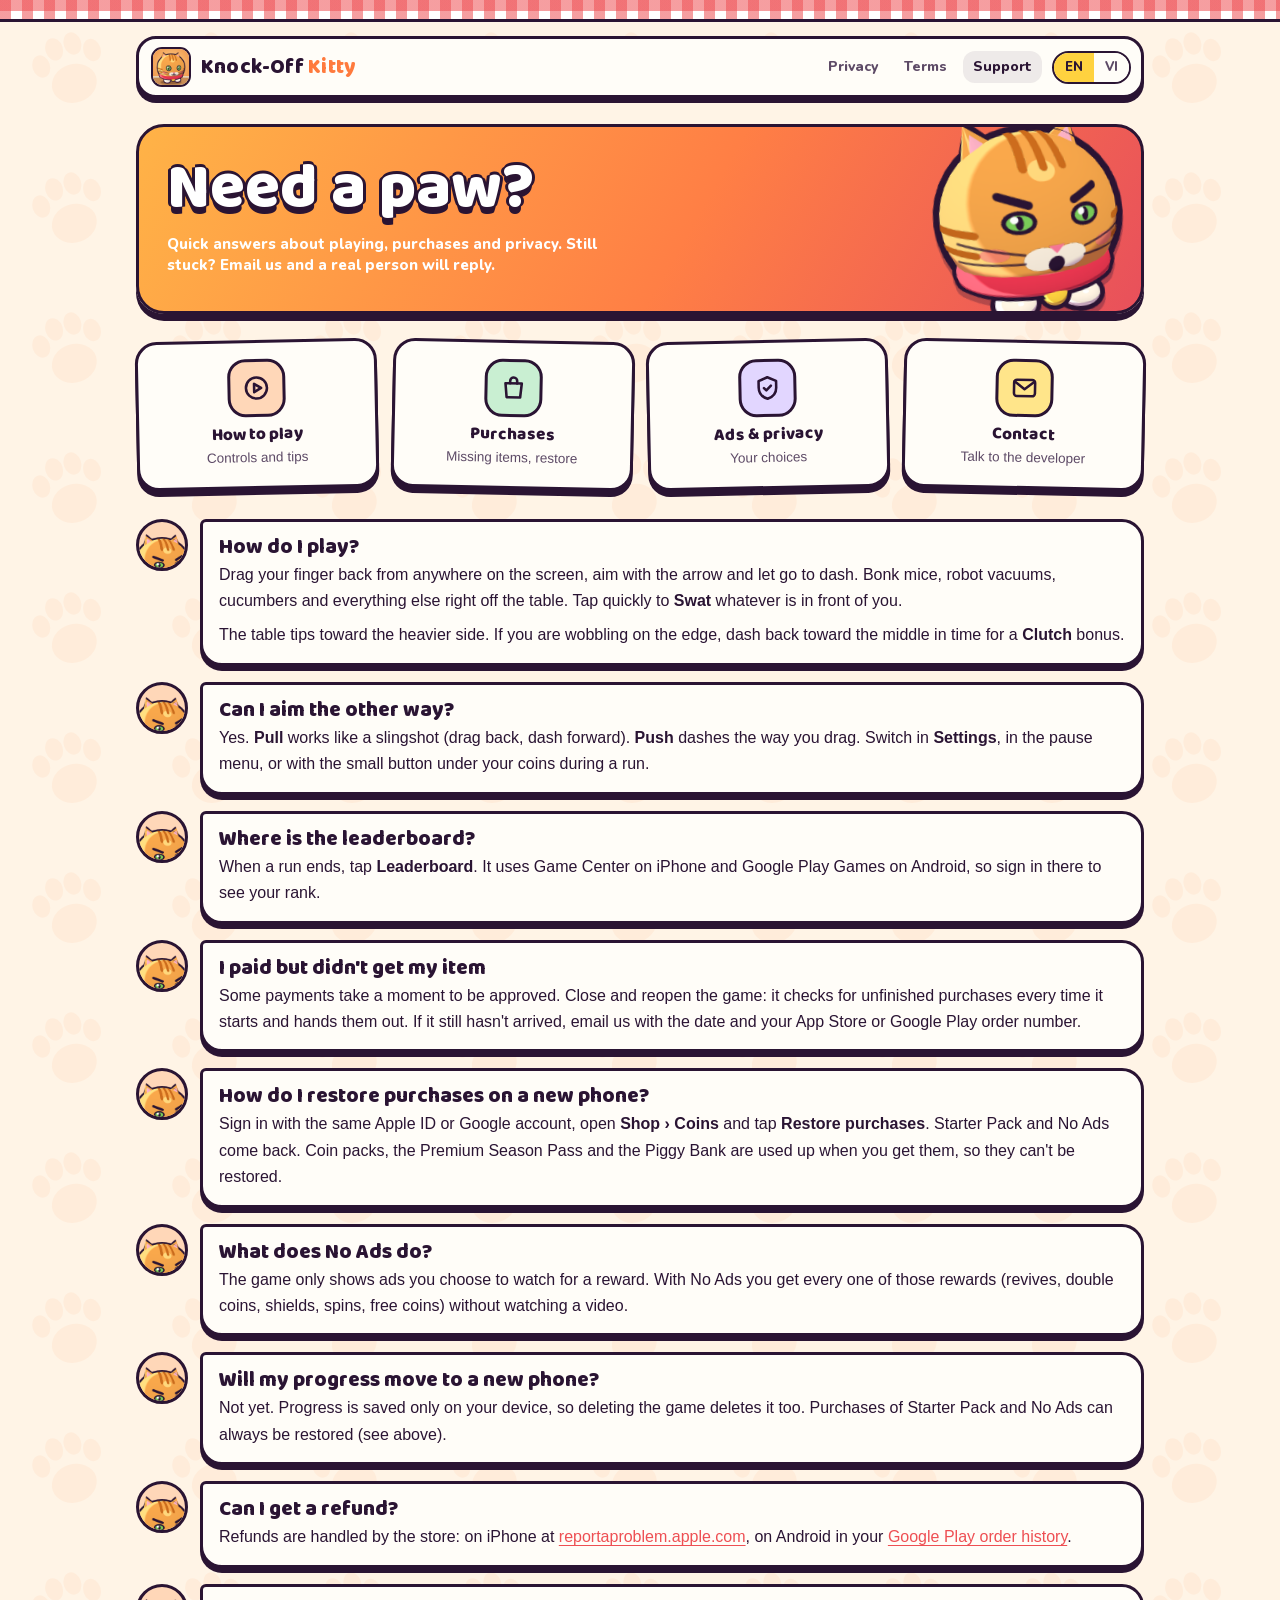
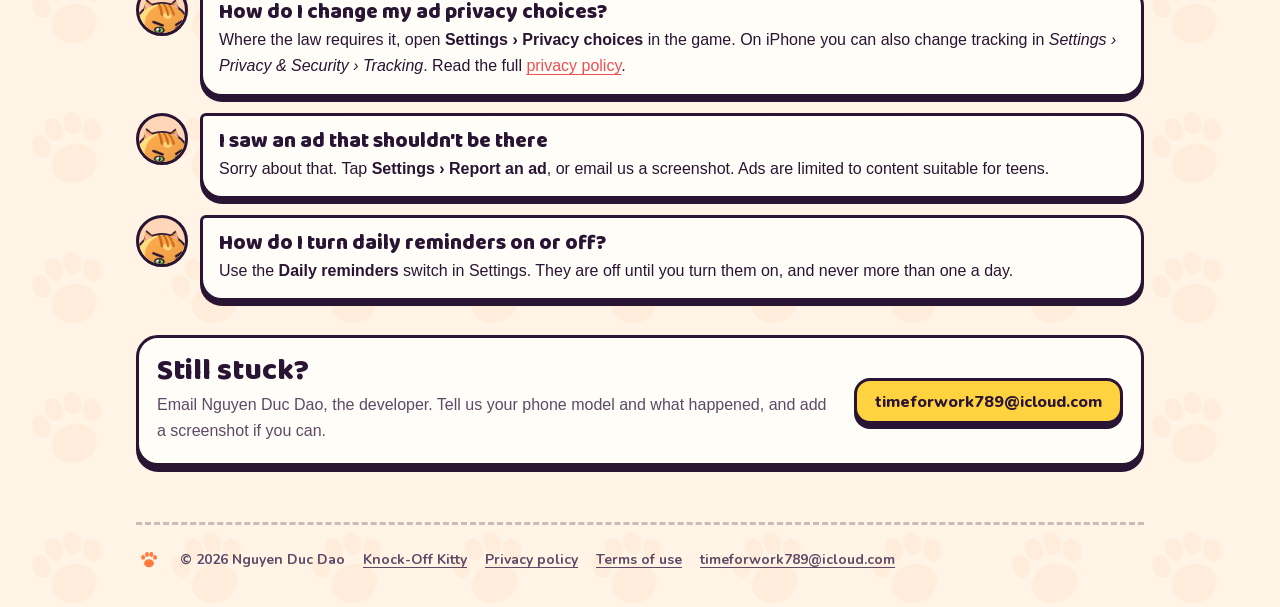
<file: knock-off-kitty/support.html>
<!doctype html>
<html lang="en" data-title-en="Knock-Off Kitty · Support" data-title-vi="Knock-Off Kitty · Hỗ trợ">
<head>
<meta charset="utf-8">
<meta name="viewport" content="width=device-width, initial-scale=1">
<title>Knock-Off Kitty · Support</title>
<meta name="description" content="Help for Knock-Off Kitty: how to play, purchases and restoring them, ads and privacy choices, and how to contact the developer.">
<meta name="theme-color" content="#ff7a3d">
<link rel="icon" href="icon.png">
<link rel="stylesheet" href="kitty.css">
</head>
<body>
<svg width="0" height="0" style="position:absolute" aria-hidden="true">
  <symbol id="s-play" viewBox="0 0 24 24"><circle cx="12" cy="12" r="9"/><path d="M10 8.5v7l6-3.5z"/></symbol>
  <symbol id="s-bag" viewBox="0 0 24 24"><path d="M5 8h14l-1.2 12H6.2z"/><path d="M9 8V6a3 3 0 0 1 6 0v2"/></symbol>
  <symbol id="s-shield" viewBox="0 0 24 24"><path d="M12 2.8 4.5 6v5.6c0 4.6 3.1 8.2 7.5 9.6 4.4-1.4 7.5-5 7.5-9.6V6z"/><path d="M9 12l2 2 4-4"/></symbol>
  <symbol id="s-mail" viewBox="0 0 24 24"><rect x="3" y="5" width="18" height="14" rx="2.5"/><path d="M3.5 6.5 12 13l8.5-6.5"/></symbol>
</svg>
<div class="cloth" aria-hidden="true"></div>
<header class="bar"><div class="bar-in">
  <a class="brand" href="./" data-keep-lang><img src="icon.png" alt=""><b>Knock-Off <em>Kitty</em></b></a>
  <nav class="menu">
    <a href="privacy.html" data-keep-lang><span data-l="en">Privacy</span><span data-l="vi" hidden><span class="lbl-long">Quyền riêng tư</span><span class="lbl-short">Riêng tư</span></span></a>
    <a href="terms.html" data-keep-lang><span data-l="en">Terms</span><span data-l="vi" hidden>Điều khoản</span></a>
    <a href="support.html" aria-current="page" data-keep-lang><span data-l="en">Support</span><span data-l="vi" hidden>Hỗ trợ</span></a>
    <span class="langs" role="group" aria-label="Language"><button type="button" data-pick="en" aria-pressed="true">EN</button><button type="button" data-pick="vi" aria-pressed="false">VI</button></span>
  </nav>
</div></header>

<main class="wrap">

<!-- ======================== ENGLISH ======================== -->
<div data-l="en">
<section class="head">
  <h1>Need a paw?</h1>
  <p>Quick answers about playing, purchases and privacy. Still stuck? Email us and a real person will reply.</p>
  <img class="peek" src="img/cat.png" alt="">
</section>

<div class="quick">
  <a class="sticker tilt-l" href="#en-play"><div class="ico" style="background:#ffd7b8"><svg><use href="#s-play"/></svg></div><b>How to play</b><span>Controls and tips</span></a>
  <a class="sticker tilt-r" href="#en-buy"><div class="ico" style="background:#c9efd2"><svg><use href="#s-bag"/></svg></div><b>Purchases</b><span>Missing items, restore</span></a>
  <a class="sticker tilt-l" href="#en-ads"><div class="ico" style="background:#e2d6ff"><svg><use href="#s-shield"/></svg></div><b>Ads &amp; privacy</b><span>Your choices</span></a>
  <a class="sticker tilt-r" href="#en-mail"><div class="ico" style="background:#ffe58a"><svg><use href="#s-mail"/></svg></div><b>Contact</b><span>Talk to the developer</span></a>
</div>

<div class="faq">
  <div class="qa" id="en-play"><div class="av"><img src="img/cat.png" alt=""></div><div class="bubble">
    <h3>How do I play?</h3>
    <p>Drag your finger back from anywhere on the screen, aim with the arrow and let go to dash. Bonk mice, robot vacuums, cucumbers and everything else right off the table. Tap quickly to <b>Swat</b> whatever is in front of you.</p>
    <p>The table tips toward the heavier side. If you are wobbling on the edge, dash back toward the middle in time for a <b>Clutch</b> bonus.</p></div></div>
  <div class="qa"><div class="av"><img src="img/cat.png" alt=""></div><div class="bubble">
    <h3>Can I aim the other way?</h3>
    <p>Yes. <b>Pull</b> works like a slingshot (drag back, dash forward). <b>Push</b> dashes the way you drag. Switch in <b>Settings</b>, in the pause menu, or with the small button under your coins during a run.</p></div></div>
  <div class="qa"><div class="av"><img src="img/cat.png" alt=""></div><div class="bubble">
    <h3>Where is the leaderboard?</h3>
    <p>When a run ends, tap <b>Leaderboard</b>. It uses Game Center on iPhone and Google Play Games on Android, so sign in there to see your rank.</p></div></div>
  <div class="qa" id="en-buy"><div class="av"><img src="img/cat.png" alt=""></div><div class="bubble">
    <h3>I paid but didn't get my item</h3>
    <p>Some payments take a moment to be approved. Close and reopen the game: it checks for unfinished purchases every time it starts and hands them out. If it still hasn't arrived, email us with the date and your App Store or Google Play order number.</p></div></div>
  <div class="qa"><div class="av"><img src="img/cat.png" alt=""></div><div class="bubble">
    <h3>How do I restore purchases on a new phone?</h3>
    <p>Sign in with the same Apple ID or Google account, open <b>Shop › Coins</b> and tap <b>Restore purchases</b>. Starter Pack and No Ads come back. Coin packs, the Premium Season Pass and the Piggy Bank are used up when you get them, so they can't be restored.</p></div></div>
  <div class="qa"><div class="av"><img src="img/cat.png" alt=""></div><div class="bubble">
    <h3>What does No Ads do?</h3>
    <p>The game only shows ads you choose to watch for a reward. With No Ads you get every one of those rewards (revives, double coins, shields, spins, free coins) without watching a video.</p></div></div>
  <div class="qa"><div class="av"><img src="img/cat.png" alt=""></div><div class="bubble">
    <h3>Will my progress move to a new phone?</h3>
    <p>Not yet. Progress is saved only on your device, so deleting the game deletes it too. Purchases of Starter Pack and No Ads can always be restored (see above).</p></div></div>
  <div class="qa"><div class="av"><img src="img/cat.png" alt=""></div><div class="bubble">
    <h3>Can I get a refund?</h3>
    <p>Refunds are handled by the store: on iPhone at <a href="https://reportaproblem.apple.com">reportaproblem.apple.com</a>, on Android in your <a href="https://play.google.com/store/account/orderhistory">Google Play order history</a>.</p></div></div>
  <div class="qa" id="en-ads"><div class="av"><img src="img/cat.png" alt=""></div><div class="bubble">
    <h3>How do I change my ad privacy choices?</h3>
    <p>Where the law requires it, open <b>Settings › Privacy choices</b> in the game. On iPhone you can also change tracking in <i>Settings › Privacy &amp; Security › Tracking</i>. Read the full <a href="privacy.html" data-keep-lang>privacy policy</a>.</p></div></div>
  <div class="qa"><div class="av"><img src="img/cat.png" alt=""></div><div class="bubble">
    <h3>I saw an ad that shouldn't be there</h3>
    <p>Sorry about that. Tap <b>Settings › Report an ad</b>, or email us a screenshot. Ads are limited to content suitable for teens.</p></div></div>
  <div class="qa"><div class="av"><img src="img/cat.png" alt=""></div><div class="bubble">
    <h3>How do I turn daily reminders on or off?</h3>
    <p>Use the <b>Daily reminders</b> switch in Settings. They are off until you turn them on, and never more than one a day.</p></div></div>
</div>

<section class="mailbox sticker" id="en-mail">
  <div class="t"><h2>Still stuck?</h2><p>Email Nguyen Duc Dao, the developer. Tell us your phone model and what happened, and add a screenshot if you can.</p></div>
  <a class="btn" href="mailto:timeforwork789@icloud.com?subject=Knock-Off%20Kitty%20support">timeforwork789@icloud.com</a>
</section>
</div>

<!-- ======================== TIẾNG VIỆT ======================== -->
<div data-l="vi" hidden>
<section class="head">
  <h1>Cần giúp một tay?</h1>
  <p>Trả lời nhanh về cách chơi, mua hàng và quyền riêng tư. Vẫn chưa được? Gửi email, sẽ có người thật trả lời bạn.</p>
  <img class="peek" src="img/cat.png" alt="">
</section>

<div class="quick">
  <a class="sticker tilt-l" href="#vi-play"><div class="ico" style="background:#ffd7b8"><svg><use href="#s-play"/></svg></div><b>Cách chơi</b><span>Điều khiển và mẹo</span></a>
  <a class="sticker tilt-r" href="#vi-buy"><div class="ico" style="background:#c9efd2"><svg><use href="#s-bag"/></svg></div><b>Mua hàng</b><span>Thiếu món, khôi phục</span></a>
  <a class="sticker tilt-l" href="#vi-ads"><div class="ico" style="background:#e2d6ff"><svg><use href="#s-shield"/></svg></div><b>Quảng cáo &amp; riêng tư</b><span>Lựa chọn của bạn</span></a>
  <a class="sticker tilt-r" href="#vi-mail"><div class="ico" style="background:#ffe58a"><svg><use href="#s-mail"/></svg></div><b>Liên hệ</b><span>Nói chuyện với nhà phát triển</span></a>
</div>

<div class="faq">
  <div class="qa" id="vi-play"><div class="av"><img src="img/cat.png" alt=""></div><div class="bubble">
    <h3>Chơi thế nào?</h3>
    <p>Kéo ngón tay lùi lại từ bất cứ chỗ nào trên màn hình, nhắm theo mũi tên rồi thả ra để lao đi. Húc chuột, robot hút bụi, dưa leo và mọi thứ khác rơi khỏi bàn. Chạm nhanh để <b>Vả</b> những gì ở ngay trước mặt.</p>
    <p>Bàn nghiêng về phía nặng hơn. Nếu đang chao đảo ở mép, lao về phía giữa thật kịp lúc để ăn điểm <b>Clutch</b>.</p></div></div>
  <div class="qa"><div class="av"><img src="img/cat.png" alt=""></div><div class="bubble">
    <h3>Có thể nhắm theo kiểu khác không?</h3>
    <p>Có. <b>Kéo lùi</b> giống ná cao su (kéo về sau, lao về trước). <b>Kéo tới</b> thì lao theo hướng bạn kéo. Đổi trong <b>Cài đặt</b>, trong bảng tạm dừng, hoặc bằng nút nhỏ dưới ô xu khi đang chơi.</p></div></div>
  <div class="qa"><div class="av"><img src="img/cat.png" alt=""></div><div class="bubble">
    <h3>Bảng xếp hạng ở đâu?</h3>
    <p>Khi hết ván, bấm <b>Bảng xếp hạng</b>. Trên iPhone dùng Game Center, trên Android dùng Google Play Games, nên hãy đăng nhập ở đó để xem thứ hạng.</p></div></div>
  <div class="qa" id="vi-buy"><div class="av"><img src="img/cat.png" alt=""></div><div class="bubble">
    <h3>Đã trả tiền nhưng chưa nhận được món</h3>
    <p>Một số giao dịch cần chút thời gian để được duyệt. Hãy tắt rồi mở lại trò chơi: mỗi lần mở, game kiểm tra các giao dịch còn dở và giao cho bạn. Nếu vẫn chưa nhận, gửi email kèm ngày mua và mã đơn hàng App Store hoặc Google Play.</p></div></div>
  <div class="qa"><div class="av"><img src="img/cat.png" alt=""></div><div class="bubble">
    <h3>Khôi phục giao dịch trên máy mới thế nào?</h3>
    <p>Đăng nhập cùng Apple ID hoặc tài khoản Google, mở <b>Cửa hàng › Xu</b> rồi bấm <b>Khôi phục giao dịch</b>. Starter Pack và No Ads sẽ trở lại. Gói xu, Premium Season Pass và Heo đất được dùng ngay khi nhận nên không khôi phục được.</p></div></div>
  <div class="qa"><div class="av"><img src="img/cat.png" alt=""></div><div class="bubble">
    <h3>No Ads có tác dụng gì?</h3>
    <p>Trò chơi chỉ hiện quảng cáo khi bạn tự chọn xem để nhận thưởng. Có No Ads, bạn nhận mọi phần thưởng đó (hồi sinh, nhân đôi xu, khiên, lượt quay, xu miễn phí) mà không cần xem video.</p></div></div>
  <div class="qa"><div class="av"><img src="img/cat.png" alt=""></div><div class="bubble">
    <h3>Tiến trình có chuyển sang máy mới không?</h3>
    <p>Hiện chưa. Tiến trình chỉ lưu trên thiết bị nên xoá trò chơi là mất tiến trình. Riêng Starter Pack và No Ads luôn khôi phục được (xem ở trên).</p></div></div>
  <div class="qa"><div class="av"><img src="img/cat.png" alt=""></div><div class="bubble">
    <h3>Muốn hoàn tiền thì sao?</h3>
    <p>Việc hoàn tiền do cửa hàng xử lý: trên iPhone tại <a href="https://reportaproblem.apple.com">reportaproblem.apple.com</a>, trên Android trong <a href="https://play.google.com/store/account/orderhistory">lịch sử đơn hàng Google Play</a>.</p></div></div>
  <div class="qa" id="vi-ads"><div class="av"><img src="img/cat.png" alt=""></div><div class="bubble">
    <h3>Đổi lựa chọn quyền riêng tư quảng cáo ở đâu?</h3>
    <p>Ở nơi pháp luật yêu cầu, mở <b>Cài đặt › Tùy chọn quyền riêng tư</b> trong trò chơi. Trên iPhone bạn cũng đổi được việc theo dõi trong <i>Cài đặt › Quyền riêng tư &amp; Bảo mật › Theo dõi</i>. Đọc đầy đủ <a href="privacy.html" data-keep-lang>chính sách quyền riêng tư</a>.</p></div></div>
  <div class="qa"><div class="av"><img src="img/cat.png" alt=""></div><div class="bubble">
    <h3>Thấy một quảng cáo không phù hợp</h3>
    <p>Xin lỗi bạn. Bấm <b>Cài đặt › Báo cáo quảng cáo</b>, hoặc gửi email kèm ảnh chụp màn hình. Quảng cáo được giới hạn ở nội dung phù hợp với thiếu niên.</p></div></div>
  <div class="qa"><div class="av"><img src="img/cat.png" alt=""></div><div class="bubble">
    <h3>Bật hoặc tắt nhắc chơi hằng ngày thế nào?</h3>
    <p>Dùng công tắc <b>Nhắc chơi hằng ngày</b> trong Cài đặt. Mặc định tắt cho tới khi bạn bật, và không bao giờ quá một lần mỗi ngày.</p></div></div>
</div>

<section class="mailbox sticker" id="vi-mail">
  <div class="t"><h2>Vẫn chưa được?</h2><p>Gửi email cho Đào Nguyên Đức, nhà phát triển. Cho biết đời máy và chuyện đã xảy ra, kèm ảnh chụp màn hình nếu có.</p></div>
  <a class="btn" href="mailto:timeforwork789@icloud.com?subject=Knock-Off%20Kitty%20support">timeforwork789@icloud.com</a>
</section>
</div>

<footer class="foot">
  <svg class="paw" viewBox="0 0 160 160" aria-hidden="true"><g fill="#ff7a3d"><ellipse cx="80" cy="100" rx="30" ry="25"/><ellipse cx="44" cy="64" rx="12" ry="15"/><ellipse cx="68" cy="46" rx="12" ry="15"/><ellipse cx="94" cy="46" rx="12" ry="15"/><ellipse cx="117" cy="64" rx="12" ry="15"/></g></svg>
  <span>© 2026 Nguyen Duc Dao</span>
  <a href="./" data-keep-lang>Knock-Off Kitty</a>
  <a href="privacy.html" data-keep-lang><span data-l="en">Privacy policy</span><span data-l="vi" hidden>Chính sách quyền riêng tư</span></a>
  <a href="terms.html" data-keep-lang><span data-l="en">Terms of use</span><span data-l="vi" hidden>Điều khoản sử dụng</span></a>
  <a href="mailto:timeforwork789@icloud.com">timeforwork789@icloud.com</a>
</footer>
</main>
<script src="kitty.js"></script>
</body>
</html>
</file>
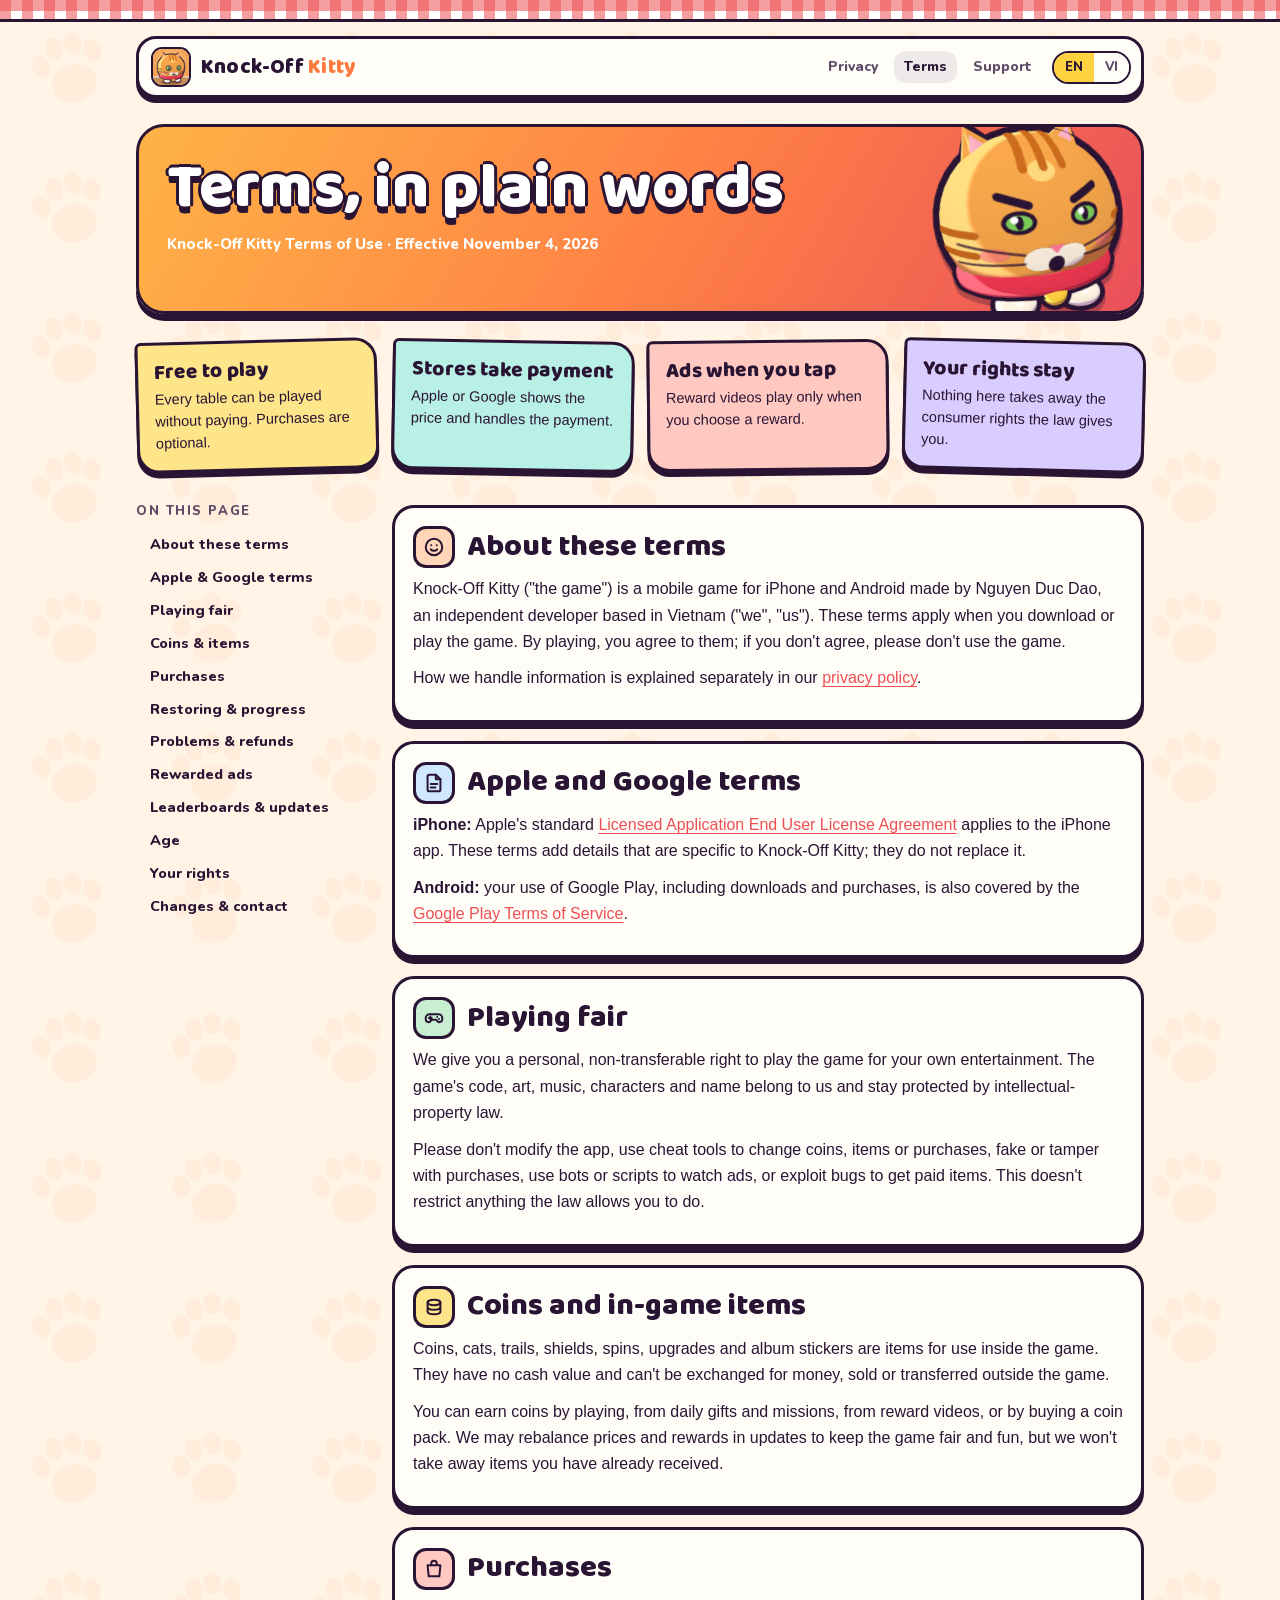
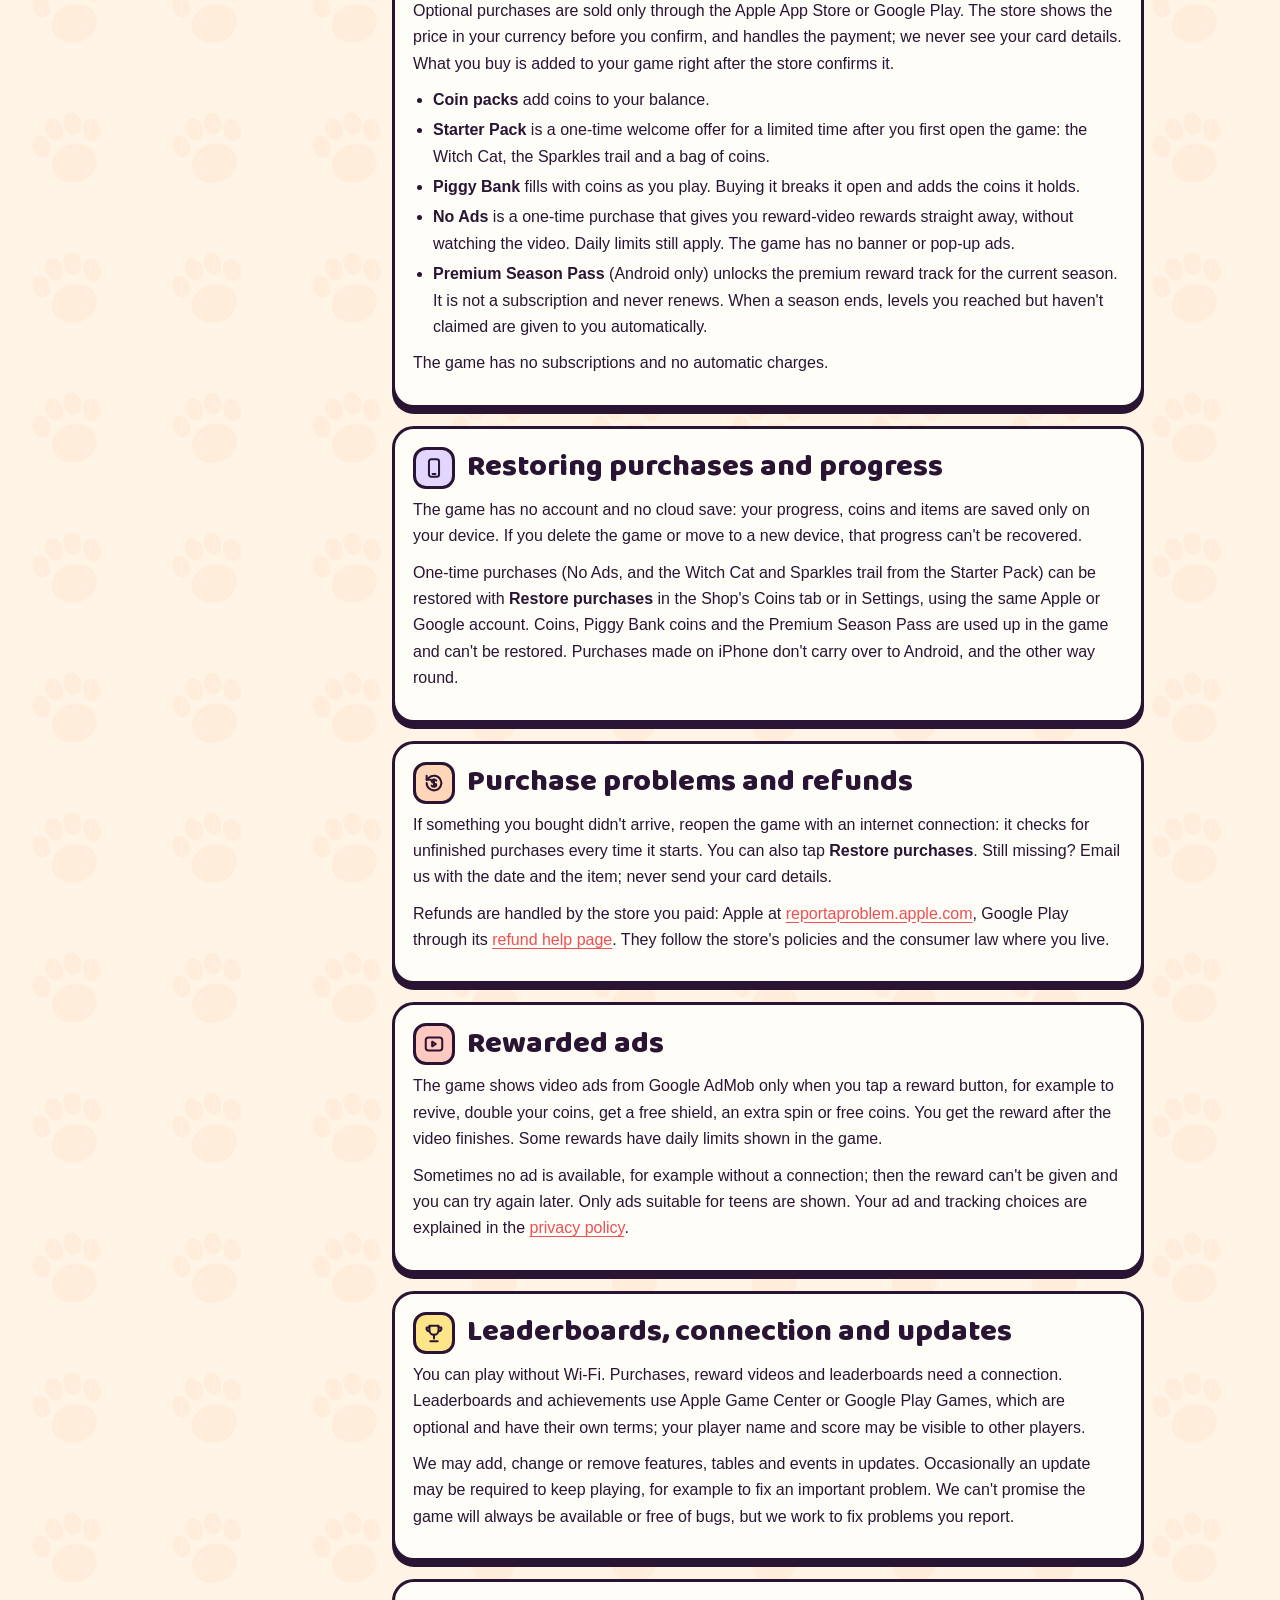
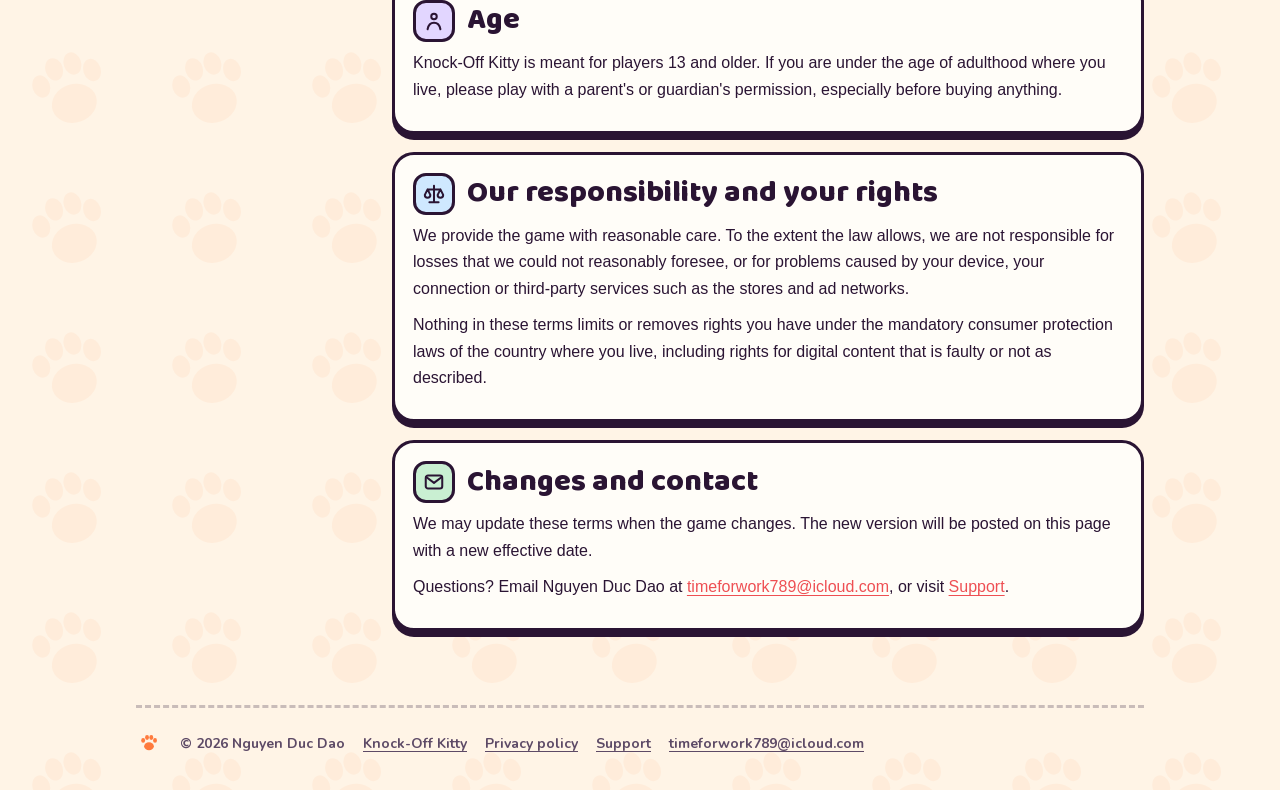
<file: knock-off-kitty/terms.html>
<!doctype html>
<html lang="en" data-title-en="Knock-Off Kitty · Terms of Use" data-title-vi="Knock-Off Kitty · Điều khoản sử dụng">
<head>
<meta charset="utf-8">
<meta name="viewport" content="width=device-width, initial-scale=1">
<title>Knock-Off Kitty · Terms of Use</title>
<meta name="description" content="Terms of use for Knock-Off Kitty: playing fair, coins and in-game items, purchases and restoring them, refunds through Apple or Google, rewarded ads and your consumer rights.">
<meta name="theme-color" content="#ff7a3d">
<link rel="icon" href="icon.png">
<link rel="stylesheet" href="kitty.css">
</head>
<body>
<svg width="0" height="0" style="position:absolute" aria-hidden="true">
  <symbol id="i-hi" viewBox="0 0 24 24"><circle cx="12" cy="12" r="9"/><path d="M8.5 14.5a4.5 4.5 0 0 0 7 0M9 10h.01M15 10h.01"/></symbol>
  <symbol id="i-file" viewBox="0 0 24 24"><path d="M14 3H7a2 2 0 0 0-2 2v14a2 2 0 0 0 2 2h10a2 2 0 0 0 2-2V8z"/><path d="M14 3v5h5M8.5 13h7M8.5 17h5"/></symbol>
  <symbol id="i-joy" viewBox="0 0 24 24"><path d="M7 8h10a4 4 0 0 1 4 4v1.5a3 3 0 0 1-5.2 2L14.5 14h-5l-1.3 1.5A3 3 0 0 1 3 13.5V12a4 4 0 0 1 4-4z"/><path d="M8 10.5v3M6.5 12h3M15.5 11h.01M17.5 13h.01"/></symbol>
  <symbol id="i-coin" viewBox="0 0 24 24"><ellipse cx="12" cy="7" rx="7" ry="3"/><path d="M5 7v5c0 1.7 3.1 3 7 3s7-1.3 7-3V7M5 12v5c0 1.7 3.1 3 7 3s7-1.3 7-3v-5"/></symbol>
  <symbol id="i-bag" viewBox="0 0 24 24"><path d="M5 8h14l-1.2 12H6.2z"/><path d="M9 8V6a3 3 0 0 1 6 0v2"/></symbol>
  <symbol id="i-phone" viewBox="0 0 24 24"><rect x="6.5" y="2.5" width="11" height="19" rx="2.5"/><path d="M10.5 18.5h3"/></symbol>
  <symbol id="i-refund" viewBox="0 0 24 24"><path d="M4 12a8 8 0 1 0 2.4-5.7L4 8.5"/><path d="M4 4v4.5h4.5M12 8v8M14.5 9.5c-.6-.8-1.5-1.2-2.5-1.2-1.4 0-2.5.8-2.5 1.9 0 2.6 5 1.3 5 3.9 0 1.1-1.1 1.9-2.5 1.9-1 0-2-.4-2.6-1.2"/></symbol>
  <symbol id="i-ad" viewBox="0 0 24 24"><rect x="3" y="5" width="18" height="14" rx="3"/><path d="M10 9.5v5l4-2.5z"/></symbol>
  <symbol id="i-cup" viewBox="0 0 24 24"><path d="M7 4h10v5a5 5 0 0 1-10 0z"/><path d="M7 6H4a3 3 0 0 0 3 4M17 6h3a3 3 0 0 1-3 4M12 14v4M8 21h8"/></symbol>
  <symbol id="i-kid" viewBox="0 0 24 24"><circle cx="12" cy="7" r="3"/><path d="M5 21c.8-4.5 3.6-7 7-7s6.2 2.5 7 7"/></symbol>
  <symbol id="i-scale" viewBox="0 0 24 24"><path d="M12 3v18M7 21h10M5 7h14M5 7l-3 6a3 3 0 0 0 6 0zM19 7l-3 6a3 3 0 0 0 6 0z"/></symbol>
  <symbol id="i-mail" viewBox="0 0 24 24"><rect x="3" y="5" width="18" height="14" rx="2.5"/><path d="M3.5 6.5 12 13l8.5-6.5"/></symbol>
</svg>
<div class="cloth" aria-hidden="true"></div>
<header class="bar"><div class="bar-in">
  <a class="brand" href="./" data-keep-lang><img src="icon.png" alt=""><b>Knock-Off <em>Kitty</em></b></a>
  <nav class="menu">
    <a href="privacy.html" data-keep-lang><span data-l="en">Privacy</span><span data-l="vi" hidden><span class="lbl-long">Quyền riêng tư</span><span class="lbl-short">Riêng tư</span></span></a>
    <a href="terms.html" aria-current="page" data-keep-lang><span data-l="en">Terms</span><span data-l="vi" hidden>Điều khoản</span></a>
    <a href="support.html" data-keep-lang><span data-l="en">Support</span><span data-l="vi" hidden>Hỗ trợ</span></a>
    <span class="langs" role="group" aria-label="Language"><button type="button" data-pick="en" aria-pressed="true">EN</button><button type="button" data-pick="vi" aria-pressed="false">VI</button></span>
  </nav>
</div></header>

<main class="wrap">

<!-- ======================== ENGLISH ======================== -->
<div data-l="en">
<section class="head">
  <h1>Terms, in plain words</h1>
  <p>Knock-Off Kitty Terms of Use · Effective November 4, 2026</p>
  <img class="peek" src="img/cat.png" alt="">
</section>

<div class="notes">
  <div class="note"><h3>Free to play</h3><p>Every table can be played without paying. Purchases are optional.</p></div>
  <div class="note"><h3>Stores take payment</h3><p>Apple or Google shows the price and handles the payment.</p></div>
  <div class="note"><h3>Ads when you tap</h3><p>Reward videos play only when you choose a reward.</p></div>
  <div class="note"><h3>Your rights stay</h3><p>Nothing here takes away the consumer rights the law gives you.</p></div>
</div>

<div class="doc">
  <nav class="toc" aria-label="On this page"><b>On this page</b>
    <a href="#en-about">About these terms</a><a href="#en-stores">Apple &amp; Google terms</a><a href="#en-play">Playing fair</a><a href="#en-coins">Coins &amp; items</a>
    <a href="#en-buy">Purchases</a><a href="#en-restore">Restoring &amp; progress</a><a href="#en-refund">Problems &amp; refunds</a><a href="#en-ads">Rewarded ads</a>
    <a href="#en-online">Leaderboards &amp; updates</a><a href="#en-age">Age</a><a href="#en-rights">Your rights</a><a href="#en-contact">Changes &amp; contact</a>
  </nav>
  <div>
    <section class="sec sticker" id="en-about"><h2><i class="i-o"><svg><use href="#i-hi"/></svg></i>About these terms</h2>
      <p>Knock-Off Kitty ("the game") is a mobile game for iPhone and Android made by Nguyen Duc Dao, an independent developer based in Vietnam ("we", "us"). These terms apply when you download or play the game. By playing, you agree to them; if you don't agree, please don't use the game.</p>
      <p>How we handle information is explained separately in our <a href="privacy.html" data-keep-lang>privacy policy</a>.</p></section>

    <section class="sec sticker" id="en-stores"><h2><i class="i-b"><svg><use href="#i-file"/></svg></i>Apple and Google terms</h2>
      <p><b>iPhone:</b> Apple's standard <a href="https://www.apple.com/legal/internet-services/itunes/dev/stdeula/">Licensed Application End User License Agreement</a> applies to the iPhone app. These terms add details that are specific to Knock-Off Kitty; they do not replace it.</p>
      <p><b>Android:</b> your use of Google Play, including downloads and purchases, is also covered by the <a href="https://play.google.com/about/play-terms/">Google Play Terms of Service</a>.</p></section>

    <section class="sec sticker" id="en-play"><h2><i class="i-g"><svg><use href="#i-joy"/></svg></i>Playing fair</h2>
      <p>We give you a personal, non-transferable right to play the game for your own entertainment. The game's code, art, music, characters and name belong to us and stay protected by intellectual-property law.</p>
      <p>Please don't modify the app, use cheat tools to change coins, items or purchases, fake or tamper with purchases, use bots or scripts to watch ads, or exploit bugs to get paid items. This doesn't restrict anything the law allows you to do.</p></section>

    <section class="sec sticker" id="en-coins"><h2><i class="i-y"><svg><use href="#i-coin"/></svg></i>Coins and in-game items</h2>
      <p>Coins, cats, trails, shields, spins, upgrades and album stickers are items for use inside the game. They have no cash value and can't be exchanged for money, sold or transferred outside the game.</p>
      <p>You can earn coins by playing, from daily gifts and missions, from reward videos, or by buying a coin pack. We may rebalance prices and rewards in updates to keep the game fair and fun, but we won't take away items you have already received.</p></section>

    <section class="sec sticker" id="en-buy"><h2><i class="i-r"><svg><use href="#i-bag"/></svg></i>Purchases</h2>
      <p>Optional purchases are sold only through the Apple App Store or Google Play. The store shows the price in your currency before you confirm, and handles the payment; we never see your card details. What you buy is added to your game right after the store confirms it.</p>
      <ul>
        <li><b>Coin packs</b> add coins to your balance.</li>
        <li><b>Starter Pack</b> is a one-time welcome offer for a limited time after you first open the game: the Witch Cat, the Sparkles trail and a bag of coins.</li>
        <li><b>Piggy Bank</b> fills with coins as you play. Buying it breaks it open and adds the coins it holds.</li>
        <li><b>No Ads</b> is a one-time purchase that gives you reward-video rewards straight away, without watching the video. Daily limits still apply. The game has no banner or pop-up ads.</li>
        <li><b>Premium Season Pass</b> (Android only) unlocks the premium reward track for the current season. It is not a subscription and never renews. When a season ends, levels you reached but haven't claimed are given to you automatically.</li>
      </ul>
      <p>The game has no subscriptions and no automatic charges.</p></section>

    <section class="sec sticker" id="en-restore"><h2><i class="i-p"><svg><use href="#i-phone"/></svg></i>Restoring purchases and progress</h2>
      <p>The game has no account and no cloud save: your progress, coins and items are saved only on your device. If you delete the game or move to a new device, that progress can't be recovered.</p>
      <p>One-time purchases (No Ads, and the Witch Cat and Sparkles trail from the Starter Pack) can be restored with <b>Restore purchases</b> in the Shop's Coins tab or in Settings, using the same Apple or Google account. Coins, Piggy Bank coins and the Premium Season Pass are used up in the game and can't be restored. Purchases made on iPhone don't carry over to Android, and the other way round.</p></section>

    <section class="sec sticker" id="en-refund"><h2><i class="i-o"><svg><use href="#i-refund"/></svg></i>Purchase problems and refunds</h2>
      <p>If something you bought didn't arrive, reopen the game with an internet connection: it checks for unfinished purchases every time it starts. You can also tap <b>Restore purchases</b>. Still missing? Email us with the date and the item; never send your card details.</p>
      <p>Refunds are handled by the store you paid: Apple at <a href="https://reportaproblem.apple.com">reportaproblem.apple.com</a>, Google Play through its <a href="https://support.google.com/googleplay/answer/2479637">refund help page</a>. They follow the store's policies and the consumer law where you live.</p></section>

    <section class="sec sticker" id="en-ads"><h2><i class="i-r"><svg><use href="#i-ad"/></svg></i>Rewarded ads</h2>
      <p>The game shows video ads from Google AdMob only when you tap a reward button, for example to revive, double your coins, get a free shield, an extra spin or free coins. You get the reward after the video finishes. Some rewards have daily limits shown in the game.</p>
      <p>Sometimes no ad is available, for example without a connection; then the reward can't be given and you can try again later. Only ads suitable for teens are shown. Your ad and tracking choices are explained in the <a href="privacy.html" data-keep-lang>privacy policy</a>.</p></section>

    <section class="sec sticker" id="en-online"><h2><i class="i-y"><svg><use href="#i-cup"/></svg></i>Leaderboards, connection and updates</h2>
      <p>You can play without Wi-Fi. Purchases, reward videos and leaderboards need a connection. Leaderboards and achievements use Apple Game Center or Google Play Games, which are optional and have their own terms; your player name and score may be visible to other players.</p>
      <p>We may add, change or remove features, tables and events in updates. Occasionally an update may be required to keep playing, for example to fix an important problem. We can't promise the game will always be available or free of bugs, but we work to fix problems you report.</p></section>

    <section class="sec sticker" id="en-age"><h2><i class="i-p"><svg><use href="#i-kid"/></svg></i>Age</h2>
      <p>Knock-Off Kitty is meant for players 13 and older. If you are under the age of adulthood where you live, please play with a parent's or guardian's permission, especially before buying anything.</p></section>

    <section class="sec sticker" id="en-rights"><h2><i class="i-b"><svg><use href="#i-scale"/></svg></i>Our responsibility and your rights</h2>
      <p>We provide the game with reasonable care. To the extent the law allows, we are not responsible for losses that we could not reasonably foresee, or for problems caused by your device, your connection or third-party services such as the stores and ad networks.</p>
      <p>Nothing in these terms limits or removes rights you have under the mandatory consumer protection laws of the country where you live, including rights for digital content that is faulty or not as described.</p></section>

    <section class="sec sticker" id="en-contact"><h2><i class="i-g"><svg><use href="#i-mail"/></svg></i>Changes and contact</h2>
      <p>We may update these terms when the game changes. The new version will be posted on this page with a new effective date.</p>
      <p>Questions? Email Nguyen Duc Dao at <a href="mailto:timeforwork789@icloud.com?subject=Knock-Off%20Kitty%20terms">timeforwork789@icloud.com</a>, or visit <a href="support.html" data-keep-lang>Support</a>.</p></section>
  </div>
</div>
</div>

<!-- ======================== TIẾNG VIỆT ======================== -->
<div data-l="vi" hidden>
<section class="head">
  <h1>Điều khoản, nói dễ hiểu</h1>
  <p>Điều khoản sử dụng của Knock-Off Kitty · Có hiệu lực từ 04/11/2026</p>
  <img class="peek" src="img/cat.png" alt="">
</section>

<div class="notes">
  <div class="note"><h3>Chơi miễn phí</h3><p>Bàn nào cũng chơi được mà không cần trả tiền. Mua hàng là tuỳ bạn.</p></div>
  <div class="note"><h3>Cửa hàng thu tiền</h3><p>Apple hoặc Google hiện giá và xử lý việc thanh toán.</p></div>
  <div class="note"><h3>Quảng cáo khi bạn chọn</h3><p>Video có thưởng chỉ chạy khi bạn chọn nhận thưởng.</p></div>
  <div class="note"><h3>Quyền của bạn vẫn giữ</h3><p>Không điều nào ở đây lấy đi quyền người tiêu dùng mà luật cho bạn.</p></div>
</div>

<div class="doc">
  <nav class="toc" aria-label="Trong trang này"><b>Trong trang này</b>
    <a href="#vi-about">Về điều khoản</a><a href="#vi-stores">Điều khoản Apple &amp; Google</a><a href="#vi-play">Chơi công bằng</a><a href="#vi-coins">Xu &amp; vật phẩm</a>
    <a href="#vi-buy">Mua hàng</a><a href="#vi-restore">Khôi phục &amp; tiến trình</a><a href="#vi-refund">Sự cố &amp; hoàn tiền</a><a href="#vi-ads">Quảng cáo có thưởng</a>
    <a href="#vi-online">Bảng xếp hạng &amp; cập nhật</a><a href="#vi-age">Độ tuổi</a><a href="#vi-rights">Quyền của bạn</a><a href="#vi-contact">Thay đổi &amp; liên hệ</a>
  </nav>
  <div>
    <section class="sec sticker" id="vi-about"><h2><i class="i-o"><svg><use href="#i-hi"/></svg></i>Về điều khoản này</h2>
      <p>Knock-Off Kitty ("trò chơi") là trò chơi di động trên iPhone và Android do Đào Nguyên Đức, nhà phát triển độc lập ở Việt Nam ("chúng tôi"), làm ra. Điều khoản này áp dụng khi bạn tải hoặc chơi trò chơi. Khi chơi, bạn đồng ý với các điều khoản này; nếu không đồng ý, vui lòng không sử dụng trò chơi.</p>
      <p>Cách chúng tôi xử lý thông tin được giải thích riêng trong <a href="privacy.html" data-keep-lang>chính sách quyền riêng tư</a>.</p></section>

    <section class="sec sticker" id="vi-stores"><h2><i class="i-b"><svg><use href="#i-file"/></svg></i>Điều khoản của Apple và Google</h2>
      <p><b>iPhone:</b> bản iPhone áp dụng <a href="https://www.apple.com/legal/internet-services/itunes/dev/stdeula/">Thỏa thuận cấp phép người dùng cuối (EULA) chuẩn của Apple</a>. Điều khoản này bổ sung các chi tiết riêng của Knock-Off Kitty, không thay thế thỏa thuận đó.</p>
      <p><b>Android:</b> việc bạn dùng Google Play, gồm tải và mua hàng, còn tuân theo <a href="https://play.google.com/about/play-terms/">Điều khoản dịch vụ của Google Play</a>.</p></section>

    <section class="sec sticker" id="vi-play"><h2><i class="i-g"><svg><use href="#i-joy"/></svg></i>Chơi công bằng</h2>
      <p>Chúng tôi cho bạn quyền cá nhân, không chuyển nhượng, để chơi trò chơi nhằm giải trí. Mã nguồn, hình ảnh, âm nhạc, nhân vật và tên trò chơi thuộc về chúng tôi và được luật sở hữu trí tuệ bảo vệ.</p>
      <p>Vui lòng không sửa ứng dụng, dùng công cụ gian lận để đổi xu, vật phẩm hay giao dịch, làm giả hoặc can thiệp vào giao dịch mua, dùng bot hay script để xem quảng cáo, hoặc lợi dụng lỗi để lấy vật phẩm trả phí. Điều này không hạn chế những gì pháp luật cho phép bạn làm.</p></section>

    <section class="sec sticker" id="vi-coins"><h2><i class="i-y"><svg><use href="#i-coin"/></svg></i>Xu và vật phẩm trong trò chơi</h2>
      <p>Xu, mèo, vệt lướt, khiên, lượt quay, nâng cấp và sticker trong sổ là vật phẩm dùng bên trong trò chơi. Chúng không có giá trị tiền mặt, không đổi được ra tiền, không bán hay chuyển ra ngoài trò chơi.</p>
      <p>Bạn có xu khi chơi, từ quà hằng ngày và nhiệm vụ, từ video có thưởng, hoặc mua gói xu. Chúng tôi có thể cân lại giá và phần thưởng trong các bản cập nhật để trò chơi công bằng và vui hơn, nhưng sẽ không lấy lại vật phẩm bạn đã nhận.</p></section>

    <section class="sec sticker" id="vi-buy"><h2><i class="i-r"><svg><use href="#i-bag"/></svg></i>Mua hàng</h2>
      <p>Các gói không bắt buộc chỉ được bán qua Apple App Store hoặc Google Play. Cửa hàng hiện giá bằng tiền tệ của bạn trước khi bạn xác nhận và xử lý việc thanh toán; chúng tôi không bao giờ thấy thông tin thẻ. Món bạn mua được thêm vào trò chơi ngay khi cửa hàng xác nhận.</p>
      <ul>
        <li><b>Gói xu</b> cộng xu vào số dư của bạn.</li>
        <li><b>Starter Pack</b> là ưu đãi chào mừng một lần, có trong thời gian giới hạn sau lần đầu mở trò chơi: Mèo Phù Thủy, vệt Lấp Lánh và một túi xu.</li>
        <li><b>Heo đất</b> đầy dần xu khi bạn chơi. Mua là đập heo và nhận số xu bên trong.</li>
        <li><b>No Ads</b> là gói mua một lần, cho bạn nhận ngay phần thưởng của video có thưởng mà không cần xem video. Giới hạn mỗi ngày vẫn giữ nguyên. Trò chơi không có quảng cáo banner hay quảng cáo tự bật lên.</li>
        <li><b>Premium Season Pass</b> (chỉ trên Android) mở hàng thưởng cao cấp của mùa hiện tại. Đây không phải gói thuê bao và không tự gia hạn. Khi hết mùa, các cấp bạn đã đạt mà chưa nhận sẽ được tự động trao.</li>
      </ul>
      <p>Trò chơi không có gói thuê bao và không tự trừ tiền.</p></section>

    <section class="sec sticker" id="vi-restore"><h2><i class="i-p"><svg><use href="#i-phone"/></svg></i>Khôi phục giao dịch và tiến trình</h2>
      <p>Trò chơi không có tài khoản và không lưu trữ đám mây: tiến trình, xu và vật phẩm chỉ được lưu trên thiết bị của bạn. Nếu xoá trò chơi hoặc chuyển sang máy mới, tiến trình đó không lấy lại được.</p>
      <p>Các món mua một lần (No Ads, cùng Mèo Phù Thủy và vệt Lấp Lánh trong Starter Pack) khôi phục được bằng <b>Khôi phục giao dịch</b> ở thẻ Xu của Cửa hàng hoặc trong Cài đặt, với cùng tài khoản Apple hoặc Google. Xu, xu trong Heo đất và Premium Season Pass đã dùng trong trò chơi nên không khôi phục được. Món mua trên iPhone không chuyển sang Android và ngược lại.</p></section>

    <section class="sec sticker" id="vi-refund"><h2><i class="i-o"><svg><use href="#i-refund"/></svg></i>Sự cố khi mua và hoàn tiền</h2>
      <p>Nếu món đã mua chưa tới, hãy mở lại trò chơi khi có mạng: mỗi lần mở, trò chơi đều kiểm tra giao dịch còn dở. Bạn cũng có thể bấm <b>Khôi phục giao dịch</b>. Vẫn chưa có? Gửi email cho chúng tôi kèm ngày mua và tên món hàng; đừng bao giờ gửi thông tin thẻ.</p>
      <p>Việc hoàn tiền do cửa hàng bạn đã thanh toán xử lý: Apple tại <a href="https://reportaproblem.apple.com">reportaproblem.apple.com</a>, Google Play qua <a href="https://support.google.com/googleplay/answer/2479637?hl=vi">trang hướng dẫn hoàn tiền</a>. Việc này theo chính sách của cửa hàng và luật bảo vệ người tiêu dùng nơi bạn sống.</p></section>

    <section class="sec sticker" id="vi-ads"><h2><i class="i-r"><svg><use href="#i-ad"/></svg></i>Quảng cáo có thưởng</h2>
      <p>Trò chơi chỉ hiển thị video quảng cáo của Google AdMob khi bạn bấm nút nhận thưởng, ví dụ để hồi sinh, nhân đôi xu, lấy khiên miễn phí, thêm lượt quay hoặc nhận xu miễn phí. Bạn nhận thưởng sau khi video kết thúc. Một số phần thưởng có giới hạn mỗi ngày, hiện trong trò chơi.</p>
      <p>Đôi khi không có quảng cáo, ví dụ khi mất mạng; lúc đó chưa trao được phần thưởng và bạn có thể thử lại sau. Chỉ hiển thị quảng cáo phù hợp với thiếu niên. Lựa chọn về quảng cáo và theo dõi được giải thích trong <a href="privacy.html" data-keep-lang>chính sách quyền riêng tư</a>.</p></section>

    <section class="sec sticker" id="vi-online"><h2><i class="i-y"><svg><use href="#i-cup"/></svg></i>Bảng xếp hạng, kết nối và cập nhật</h2>
      <p>Bạn chơi được khi không có Wi-Fi. Mua hàng, video có thưởng và bảng xếp hạng cần kết nối mạng. Bảng xếp hạng và thành tích dùng Apple Game Center hoặc Google Play Games, không bắt buộc và có điều khoản riêng; tên người chơi và điểm có thể hiện với người chơi khác.</p>
      <p>Chúng tôi có thể thêm, thay đổi hoặc gỡ tính năng, bàn chơi và sự kiện trong các bản cập nhật. Đôi khi cần cập nhật mới chơi tiếp được, ví dụ để sửa một lỗi quan trọng. Chúng tôi không thể hứa trò chơi luôn sẵn sàng hay không có lỗi, nhưng sẽ cố gắng sửa các lỗi bạn báo.</p></section>

    <section class="sec sticker" id="vi-age"><h2><i class="i-p"><svg><use href="#i-kid"/></svg></i>Độ tuổi</h2>
      <p>Knock-Off Kitty dành cho người chơi từ 13 tuổi. Nếu bạn chưa đủ tuổi trưởng thành theo luật nơi bạn sống, hãy chơi khi có sự cho phép của cha mẹ hoặc người giám hộ, nhất là trước khi mua bất cứ thứ gì.</p></section>

    <section class="sec sticker" id="vi-rights"><h2><i class="i-b"><svg><use href="#i-scale"/></svg></i>Trách nhiệm của chúng tôi và quyền của bạn</h2>
      <p>Chúng tôi cung cấp trò chơi với sự cẩn trọng hợp lý. Trong phạm vi pháp luật cho phép, chúng tôi không chịu trách nhiệm về những thiệt hại không thể lường trước một cách hợp lý, hoặc sự cố do thiết bị, kết nối mạng của bạn hay dịch vụ của bên thứ ba như cửa hàng và mạng quảng cáo.</p>
      <p>Không điều nào trong điều khoản này hạn chế hay loại bỏ các quyền bạn có theo luật bảo vệ người tiêu dùng bắt buộc của nước nơi bạn sống, gồm quyền đối với nội dung số bị lỗi hoặc không đúng như mô tả.</p></section>

    <section class="sec sticker" id="vi-contact"><h2><i class="i-g"><svg><use href="#i-mail"/></svg></i>Thay đổi và liên hệ</h2>
      <p>Chúng tôi có thể cập nhật điều khoản này khi trò chơi thay đổi. Bản mới sẽ được đăng ở trang này kèm ngày hiệu lực mới.</p>
      <p>Có câu hỏi? Gửi email cho Đào Nguyên Đức tại <a href="mailto:timeforwork789@icloud.com?subject=Knock-Off%20Kitty%20terms">timeforwork789@icloud.com</a>, hoặc xem trang <a href="support.html" data-keep-lang>Hỗ trợ</a>.</p></section>
  </div>
</div>
</div>

<footer class="foot">
  <svg class="paw" viewBox="0 0 160 160" aria-hidden="true"><g fill="#ff7a3d"><ellipse cx="80" cy="100" rx="30" ry="25"/><ellipse cx="44" cy="64" rx="12" ry="15"/><ellipse cx="68" cy="46" rx="12" ry="15"/><ellipse cx="94" cy="46" rx="12" ry="15"/><ellipse cx="117" cy="64" rx="12" ry="15"/></g></svg>
  <span>© 2026 Nguyen Duc Dao</span>
  <a href="./" data-keep-lang>Knock-Off Kitty</a>
  <a href="privacy.html" data-keep-lang><span data-l="en">Privacy policy</span><span data-l="vi" hidden>Chính sách quyền riêng tư</span></a>
  <a href="support.html" data-keep-lang><span data-l="en">Support</span><span data-l="vi" hidden>Hỗ trợ</span></a>
  <a href="mailto:timeforwork789@icloud.com">timeforwork789@icloud.com</a>
</footer>
</main>
<script src="kitty.js"></script>
</body>
</html>
</file>
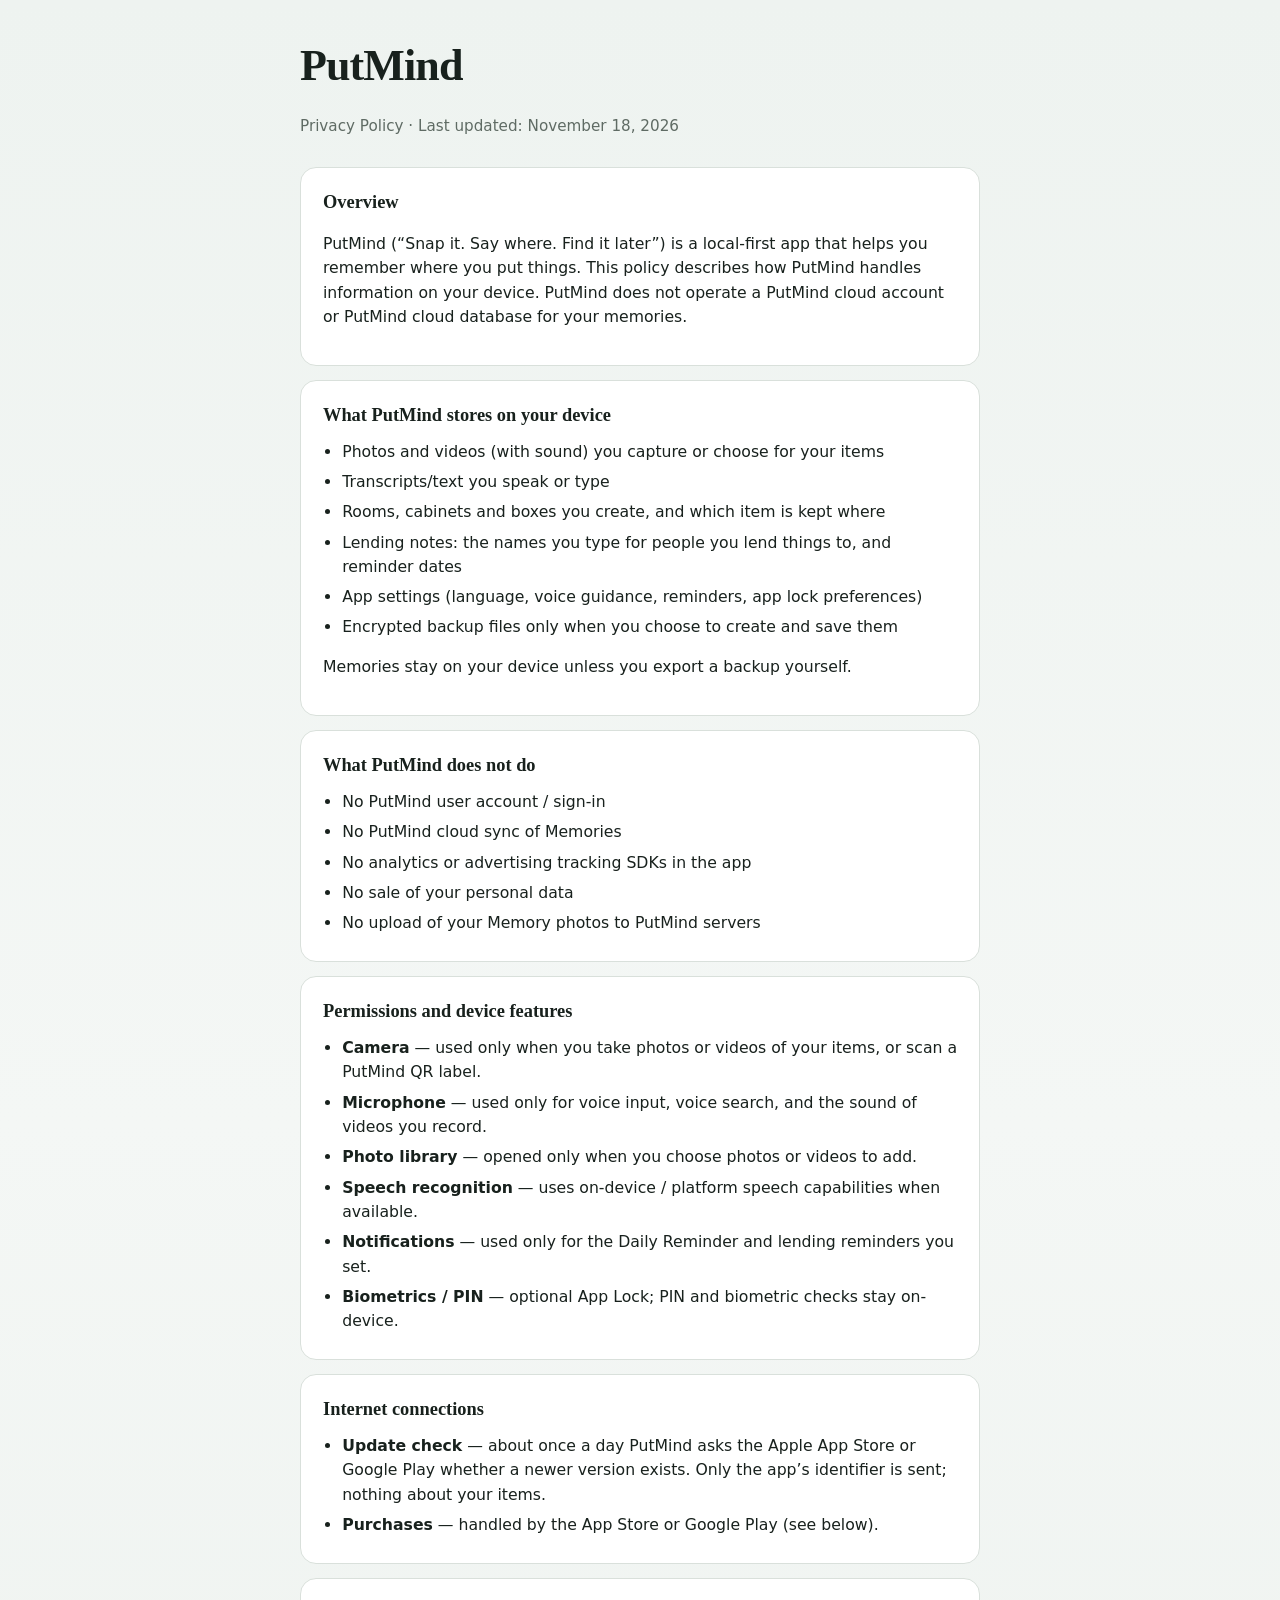
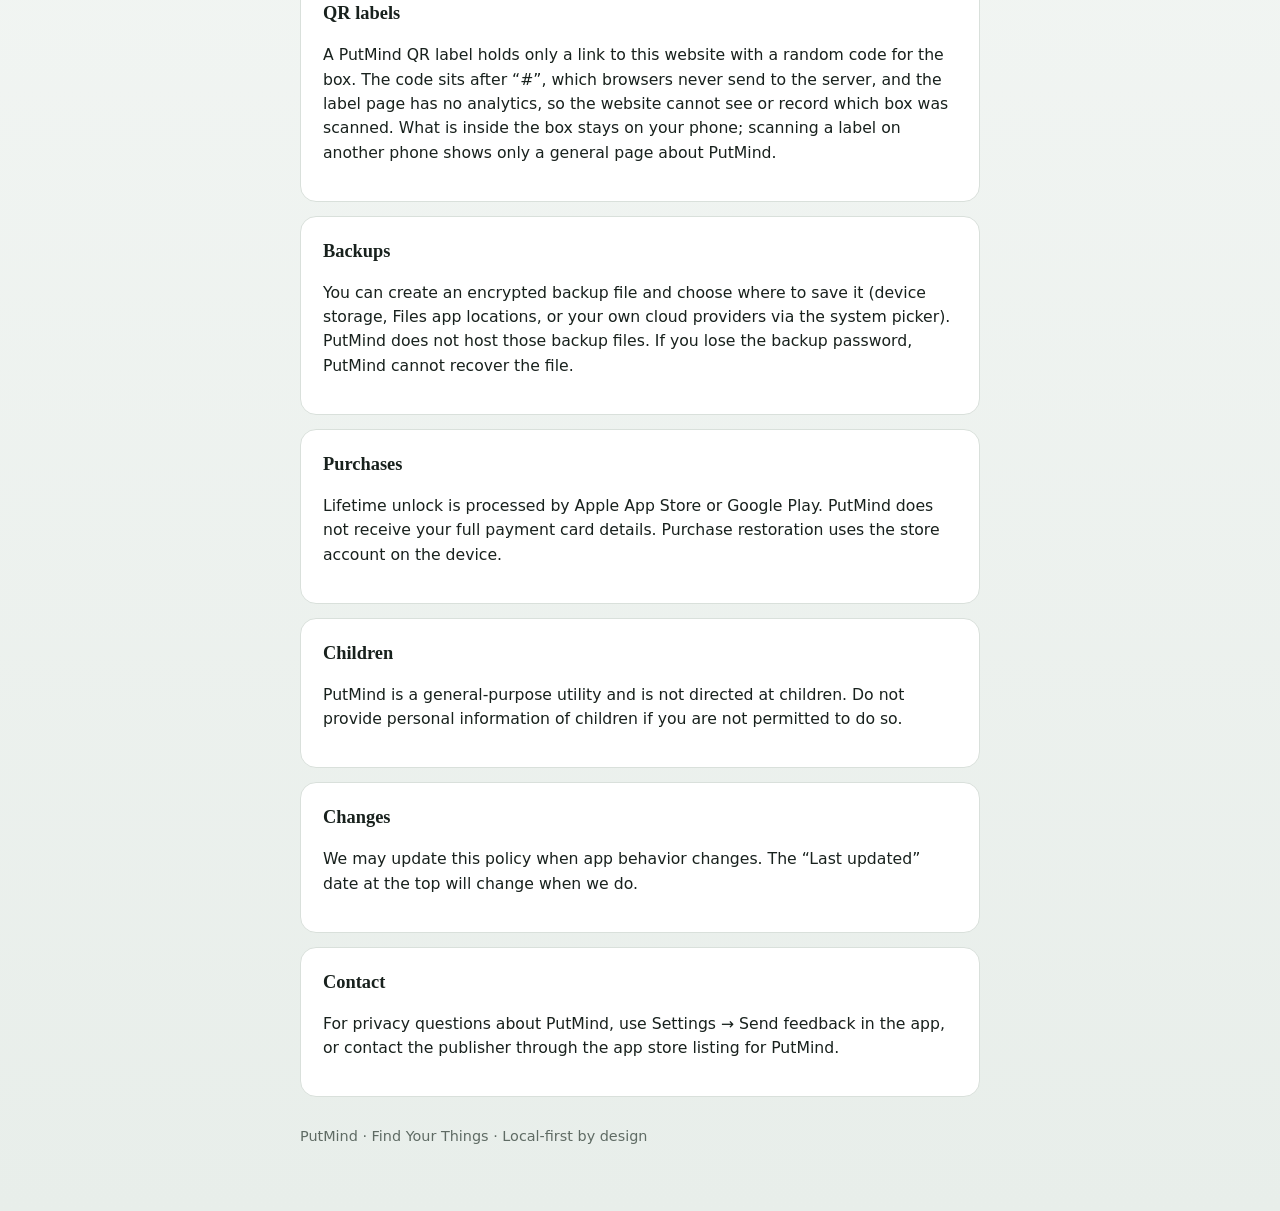
<file: PutMind-Find-your-things/privacy.html>
<!DOCTYPE html>
<html lang="en">
<head>
  <meta charset="UTF-8" />
  <meta name="viewport" content="width=device-width, initial-scale=1" />
  <meta name="description" content="PutMind Privacy Policy — local-first memories, no PutMind cloud account." />
  <title>PutMind — Privacy Policy</title>
  <style>
    :root {
      --ink: #18211d;
      --muted: #5f6b64;
      --line: #d9e0db;
      --bg: #f4f7f5;
      --card: #ffffff;
      --accent: #1f6f54;
    }
    * { box-sizing: border-box; }
    body {
      margin: 0;
      font-family: Georgia, "Times New Roman", serif;
      color: var(--ink);
      background: linear-gradient(180deg, #eef3f0 0%, var(--bg) 40%, #e8eeea 100%);
      line-height: 1.55;
    }
    main {
      max-width: 720px;
      margin: 0 auto;
      padding: 32px 20px 64px;
    }
    .brand {
      font-size: clamp(2rem, 6vw, 2.75rem);
      font-weight: 700;
      letter-spacing: -0.02em;
      margin: 0 0 8px;
    }
    .meta {
      color: var(--muted);
      font-family: system-ui, -apple-system, Segoe UI, sans-serif;
      font-size: 0.95rem;
      margin-bottom: 28px;
    }
    section {
      background: var(--card);
      border: 1px solid var(--line);
      border-radius: 16px;
      padding: 20px 22px;
      margin-bottom: 14px;
    }
    h2 {
      font-size: 1.15rem;
      margin: 0 0 10px;
    }
    p, li {
      font-family: system-ui, -apple-system, Segoe UI, sans-serif;
      font-size: 0.98rem;
      color: var(--ink);
    }
    ul { padding-left: 1.2rem; margin: 0; }
    li { margin: 6px 0; }
    a { color: var(--accent); }
    footer {
      margin-top: 28px;
      color: var(--muted);
      font-family: system-ui, -apple-system, Segoe UI, sans-serif;
      font-size: 0.9rem;
    }
  </style>
</head>
<body>
  <main>
    <h1 class="brand">PutMind</h1>
    <p class="meta">Privacy Policy · Last updated: November 18, 2026</p>

    <section>
      <h2>Overview</h2>
      <p>
        PutMind (“Snap it. Say where. Find it later”) is a local-first app that helps you
        remember where you put things. This policy describes how PutMind handles information
        on your device. PutMind does not operate a PutMind cloud account or PutMind cloud database
        for your memories.
      </p>
    </section>

    <section>
      <h2>What PutMind stores on your device</h2>
      <ul>
        <li>Photos and videos (with sound) you capture or choose for your items</li>
        <li>Transcripts/text you speak or type</li>
        <li>Rooms, cabinets and boxes you create, and which item is kept where</li>
        <li>Lending notes: the names you type for people you lend things to, and reminder dates</li>
        <li>App settings (language, voice guidance, reminders, app lock preferences)</li>
        <li>Encrypted backup files only when you choose to create and save them</li>
      </ul>
      <p>Memories stay on your device unless you export a backup yourself.</p>
    </section>

    <section>
      <h2>What PutMind does not do</h2>
      <ul>
        <li>No PutMind user account / sign-in</li>
        <li>No PutMind cloud sync of Memories</li>
        <li>No analytics or advertising tracking SDKs in the app</li>
        <li>No sale of your personal data</li>
        <li>No upload of your Memory photos to PutMind servers</li>
      </ul>
    </section>

    <section>
      <h2>Permissions and device features</h2>
      <ul>
        <li><strong>Camera</strong> — used only when you take photos or videos of your items, or scan a PutMind QR label.</li>
        <li><strong>Microphone</strong> — used only for voice input, voice search, and the sound of videos you record.</li>
        <li><strong>Photo library</strong> — opened only when you choose photos or videos to add.</li>
        <li><strong>Speech recognition</strong> — uses on-device / platform speech capabilities when available.</li>
        <li><strong>Notifications</strong> — used only for the Daily Reminder and lending reminders you set.</li>
        <li><strong>Biometrics / PIN</strong> — optional App Lock; PIN and biometric checks stay on-device.</li>
      </ul>
    </section>

    <section>
      <h2>Internet connections</h2>
      <ul>
        <li><strong>Update check</strong> — about once a day PutMind asks the Apple App Store or Google Play
          whether a newer version exists. Only the app’s identifier is sent; nothing about your items.</li>
        <li><strong>Purchases</strong> — handled by the App Store or Google Play (see below).</li>
      </ul>
    </section>

    <section>
      <h2>QR labels</h2>
      <p>
        A PutMind QR label holds only a link to this website with a random code for the box. The code
        sits after “#”, which browsers never send to the server, and the label page has no analytics,
        so the website cannot see or record which box was scanned. What is inside the box stays on
        your phone; scanning a label on another phone shows only a general page about PutMind.
      </p>
    </section>

    <section>
      <h2>Backups</h2>
      <p>
        You can create an encrypted backup file and choose where to save it (device storage,
        Files app locations, or your own cloud providers via the system picker). PutMind does
        not host those backup files. If you lose the backup password, PutMind cannot recover the file.
      </p>
    </section>

    <section>
      <h2>Purchases</h2>
      <p>
        Lifetime unlock is processed by Apple App Store or Google Play. PutMind does not receive
        your full payment card details. Purchase restoration uses the store account on the device.
      </p>
    </section>

    <section>
      <h2>Children</h2>
      <p>
        PutMind is a general-purpose utility and is not directed at children. Do not provide
        personal information of children if you are not permitted to do so.
      </p>
    </section>

    <section>
      <h2>Changes</h2>
      <p>
        We may update this policy when app behavior changes. The “Last updated” date at the top
        will change when we do.
      </p>
    </section>

    <section>
      <h2>Contact</h2>
      <p>
        For privacy questions about PutMind, use Settings → Send feedback in the app, or contact
        the publisher through the app store listing for PutMind.
      </p>
    </section>

    <footer>
      PutMind · Find Your Things · Local-first by design
    </footer>
  </main>
</body>
</html>
</file>
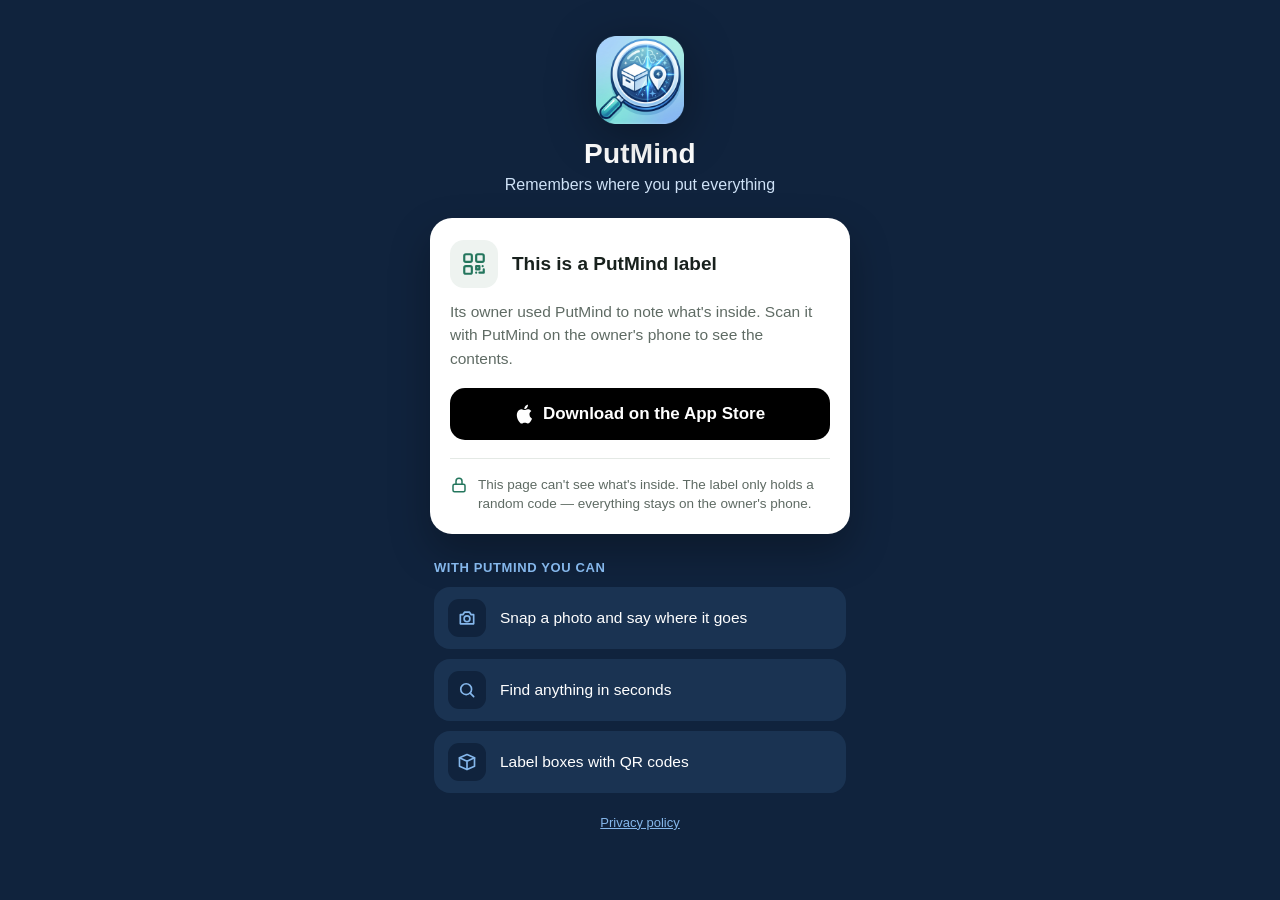
<file: PutMind-Find-your-things/q.html>
<!DOCTYPE html>
<html lang="en">
<head>
  <meta charset="UTF-8" />
  <meta name="viewport" content="width=device-width, initial-scale=1, viewport-fit=cover" />
  <meta name="theme-color" content="#10233D" />
  <meta name="robots" content="noindex" />
  <title>PutMind label</title>
  <script>
    // Safari's PutMind banner: "Open" passes this label to the app.
    (function () {
      var m = document.createElement('meta');
      m.name = 'apple-itunes-app';
      m.content = 'app-id=6801054532, app-argument=' + location.href;
      document.head.appendChild(m);
    })();
  </script>
  <style>
    :root {
      --navy: #10233d;
      --navy-2: #1a3352;
      --sky: #85b7eb;
      --mist: #cfe2f7;
      --ink: #18211d;
      --muted: #5f6b64;
      --line: #e4e9e5;
      --accent: #24765d;
    }
    * { box-sizing: border-box; }
    html, body { margin: 0; }
    body {
      min-height: 100vh;
      background: var(--navy);
      color: #fff;
      font-family: -apple-system, BlinkMacSystemFont, "SF Pro Text", "Segoe UI", Roboto,
        "Noto Sans", "Helvetica Neue", Arial, sans-serif;
      -webkit-font-smoothing: antialiased;
      display: flex;
      justify-content: center;
      padding: max(28px, env(safe-area-inset-top)) 16px max(28px, env(safe-area-inset-bottom));
    }
    main { width: 100%; max-width: 420px; }
    .brand { text-align: center; margin: 8px 0 24px; }
    .brand img {
      width: 88px; height: 88px; display: block; margin: 0 auto 14px;
      filter: drop-shadow(0 10px 24px rgba(0, 0, 0, 0.35));
    }
    .brand h1 { margin: 0; font-size: 28px; font-weight: 600; letter-spacing: 0.2px; }
    .brand p { margin: 6px 0 0; color: var(--mist); font-size: 16px; }
    .card {
      background: #fff; color: var(--ink);
      border-radius: 22px; padding: 22px 20px 20px;
      box-shadow: 0 18px 40px rgba(0, 0, 0, 0.28);
    }
    .tag {
      display: flex; gap: 14px; align-items: center; margin-bottom: 12px;
    }
    .tag .qr {
      flex: 0 0 48px; height: 48px; border-radius: 14px;
      background: #eef3f0; display: grid; place-items: center; color: var(--accent);
    }
    .tag h2 { margin: 0; font-size: 19px; line-height: 1.25; }
    .card p { margin: 0 0 18px; color: var(--muted); font-size: 15.5px; line-height: 1.5; }
    .btn {
      display: flex; align-items: center; justify-content: center; gap: 10px;
      width: 100%; min-height: 52px; border-radius: 15px;
      font-size: 17px; font-weight: 600; text-decoration: none;
    }
    .btn.primary { background: var(--navy); color: #fff; }
    .btn.store { background: #000; color: #fff; }
    .btn.secondary { border: 1.5px solid var(--line); color: var(--ink); margin-top: 10px; }
    .hint { text-align: center; color: var(--muted); font-size: 13px; margin: 8px 0 0; }
    .private {
      display: flex; gap: 10px; align-items: flex-start;
      margin-top: 18px; padding-top: 16px; border-top: 1px solid var(--line);
      color: var(--muted); font-size: 13.5px; line-height: 1.45;
    }
    .private svg { flex: 0 0 18px; margin-top: 1px; color: var(--accent); }
    .features { margin: 26px 4px 0; }
    .features h3 {
      margin: 0 0 12px; font-size: 13px; font-weight: 600; letter-spacing: 0.6px;
      text-transform: uppercase; color: var(--sky);
    }
    .feature {
      display: flex; align-items: center; gap: 14px; padding: 12px 14px;
      background: var(--navy-2); border-radius: 16px; margin-bottom: 10px;
      font-size: 15.5px; font-weight: 500;
    }
    .feature span.icon {
      flex: 0 0 38px; height: 38px; border-radius: 11px; background: var(--navy);
      display: grid; place-items: center; color: var(--sky);
    }
    footer { text-align: center; margin-top: 22px; font-size: 13px; }
    footer a { color: var(--sky); }
    [hidden] { display: none !important; }
  </style>
</head>
<body>
  <main>
    <div class="brand">
      <img src="logo.png" alt="" width="88" height="88" />
      <h1>PutMind</h1>
      <p data-t="tagline">Remembers where you put everything</p>
    </div>

    <section class="card">
      <div class="tag">
        <div class="qr" aria-hidden="true">
          <svg width="26" height="26" viewBox="0 0 24 24" fill="none" stroke="currentColor" stroke-width="2" stroke-linecap="round" stroke-linejoin="round"><rect x="3" y="3" width="7" height="7" rx="1.5"/><rect x="14" y="3" width="7" height="7" rx="1.5"/><rect x="3" y="14" width="7" height="7" rx="1.5"/><path d="M14 14h3v3h-3zM20 14v.01M14 20h.01M17 20h4v-3"/></svg>
        </div>
        <h2 data-t="labelTitle">This is a PutMind label</h2>
      </div>
      <p data-t="labelBody">Its owner used PutMind to note what's inside. Scan it with PutMind on the owner's phone to see the contents.</p>

      <a id="store" class="btn store first" href="https://apps.apple.com/app/id6801054532">
        <svg width="18" height="20" viewBox="0 0 384 470" fill="currentColor" aria-hidden="true"><path d="M318 249c-1-55 45-82 47-83-26-37-65-42-79-43-34-3-66 20-83 20s-43-19-71-19C95 125 61 147 42 181c-39 68-10 168 28 223 18 27 40 57 69 56 28-1 38-18 72-18s43 18 72 17c30 0 49-27 67-54 21-31 30-61 30-63-1 0-58-22-58-93zM263 87c15-18 25-43 22-68-21 1-47 14-62 32-14 16-26 41-23 66 24 2 48-12 63-30z"/></svg>
        <span data-t="get">Download on the App Store</span>
      </a>
      <a id="play" class="btn secondary" href="#" hidden>
        <span data-t="getPlay">Get it on Google Play</span>
      </a>
      <a id="open" class="btn secondary" href="#" hidden>
        <span data-t="open">Open in PutMind</span>
      </a>
      <p id="openHint" class="hint" data-t="openHint" hidden>Already have PutMind? Open this box directly.</p>

      <div class="private">
        <svg width="18" height="18" viewBox="0 0 24 24" fill="none" stroke="currentColor" stroke-width="2" stroke-linecap="round" stroke-linejoin="round" aria-hidden="true"><rect x="4" y="11" width="16" height="10" rx="2"/><path d="M8 11V7a4 4 0 0 1 8 0v4"/></svg>
        <span data-t="private">This page can't see what's inside. The label only holds a random code — everything stays on the owner's phone.</span>
      </div>
    </section>

    <section class="features">
      <h3 data-t="featuresTitle">With PutMind you can</h3>
      <div class="feature">
        <span class="icon" aria-hidden="true"><svg width="20" height="20" viewBox="0 0 24 24" fill="none" stroke="currentColor" stroke-width="2" stroke-linecap="round" stroke-linejoin="round"><path d="M4 8h3l2-3h6l2 3h3v11H4z"/><circle cx="12" cy="13" r="3.5"/></svg></span>
        <span data-t="f1">Snap a photo and say where it goes</span>
      </div>
      <div class="feature">
        <span class="icon" aria-hidden="true"><svg width="20" height="20" viewBox="0 0 24 24" fill="none" stroke="currentColor" stroke-width="2" stroke-linecap="round" stroke-linejoin="round"><circle cx="11" cy="11" r="6.5"/><path d="M20 20l-4.2-4.2"/></svg></span>
        <span data-t="f2">Find anything in seconds</span>
      </div>
      <div class="feature">
        <span class="icon" aria-hidden="true"><svg width="20" height="20" viewBox="0 0 24 24" fill="none" stroke="currentColor" stroke-width="2" stroke-linecap="round" stroke-linejoin="round"><path d="M3 7l9-4 9 4v10l-9 4-9-4z"/><path d="M3 7l9 4 9-4M12 11v10"/></svg></span>
        <span data-t="f3">Label boxes with QR codes</span>
      </div>
    </section>

    <footer><a href="privacy" data-t="privacyLink">Privacy policy</a></footer>
  </main>

  <script>
    (function () {
      // Google Play link appears once PutMind is public there.
      var PLAY_URL = '';

      var T = {
        en: { tagline: "Remembers where you put everything", labelTitle: "This is a PutMind label", labelBody: "Its owner used PutMind to note what's inside. Scan it with PutMind on the owner's phone to see the contents.", open: "Open in PutMind", openHint: "Already have PutMind? Open this box directly.", get: "Download on the App Store", getPlay: "Get it on Google Play", "private": "This page can't see what's inside. The label only holds a random code — everything stays on the owner's phone.", featuresTitle: "With PutMind you can", f1: "Snap a photo and say where it goes", f2: "Find anything in seconds", f3: "Label boxes with QR codes", privacyLink: "Privacy policy" },
        vi: { tagline: "Nhớ giúp bạn mọi thứ để ở đâu", labelTitle: "Đây là nhãn PutMind", labelBody: "Chủ nhãn dùng PutMind để ghi lại trong hộp có gì. Quét nhãn bằng PutMind trên điện thoại của chủ nhãn để xem.", open: "Mở trong PutMind", openHint: "Đã có PutMind? Mở thẳng hộp này.", get: "Tải trên App Store", getPlay: "Tải trên Google Play", "private": "Trang này không biết trong hộp có gì. Nhãn chỉ chứa một mã ngẫu nhiên — mọi thông tin chỉ nằm trên điện thoại của chủ nhãn.", featuresTitle: "Với PutMind, bạn có thể", f1: "Chụp ảnh, nói chỗ cất", f2: "Tìm lại đồ trong vài giây", f3: "Dán nhãn QR cho từng hộp", privacyLink: "Chính sách quyền riêng tư" },
        de: { tagline: "Merkt sich, wo du alles hingelegt hast", labelTitle: "Das ist ein PutMind-Etikett", labelBody: "Der Besitzer hat mit PutMind notiert, was drin ist. Scanne es mit PutMind auf dem Handy des Besitzers, um den Inhalt zu sehen.", open: "In PutMind öffnen", openHint: "Du hast PutMind? Öffne diese Kiste direkt.", get: "Im App Store laden", getPlay: "Jetzt bei Google Play", "private": "Diese Seite sieht nicht, was drin ist. Das Etikett enthält nur einen zufälligen Code – alles bleibt auf dem Handy des Besitzers.", featuresTitle: "Mit PutMind kannst du", f1: "Foto machen und sagen, wo es liegt", f2: "Alles in Sekunden wiederfinden", f3: "Kisten mit QR-Etiketten versehen", privacyLink: "Datenschutzerklärung" },
        es: { tagline: "Recuerda dónde guardaste cada cosa", labelTitle: "Esta es una etiqueta de PutMind", labelBody: "Su dueño anotó con PutMind lo que hay dentro. Escanéala con PutMind en el teléfono del dueño para ver el contenido.", open: "Abrir en PutMind", openHint: "¿Ya tienes PutMind? Abre esta caja directamente.", get: "Descargar en el App Store", getPlay: "Disponible en Google Play", "private": "Esta página no puede ver qué hay dentro. La etiqueta solo contiene un código aleatorio; todo se queda en el teléfono del dueño.", featuresTitle: "Con PutMind puedes", f1: "Hacer una foto y decir dónde la guardas", f2: "Encontrar cualquier cosa en segundos", f3: "Etiquetar cajas con códigos QR", privacyLink: "Política de privacidad" },
        fr: { tagline: "Se souvient où vous rangez tout", labelTitle: "Ceci est une étiquette PutMind", labelBody: "Son propriétaire a noté avec PutMind ce qu'elle contient. Scannez-la avec PutMind sur le téléphone du propriétaire pour voir le contenu.", open: "Ouvrir dans PutMind", openHint: "Vous avez PutMind ? Ouvrez directement cette boîte.", get: "Télécharger dans l'App Store", getPlay: "Disponible sur Google Play", "private": "Cette page ne voit pas ce qu'il y a dedans. L'étiquette ne contient qu'un code aléatoire — tout reste sur le téléphone du propriétaire.", featuresTitle: "Avec PutMind, vous pouvez", f1: "Prendre une photo et dire où vous le rangez", f2: "Tout retrouver en quelques secondes", f3: "Étiqueter vos boîtes avec des QR codes", privacyLink: "Politique de confidentialité" },
        it: { tagline: "Ricorda dove hai messo ogni cosa", labelTitle: "Questa è un'etichetta PutMind", labelBody: "Il proprietario ha annotato con PutMind cosa contiene. Scansionala con PutMind sul telefono del proprietario per vederne il contenuto.", open: "Apri in PutMind", openHint: "Hai già PutMind? Apri direttamente questa scatola.", get: "Scarica dall'App Store", getPlay: "Disponibile su Google Play", "private": "Questa pagina non vede cosa c'è dentro. L'etichetta contiene solo un codice casuale: tutto resta sul telefono del proprietario.", featuresTitle: "Con PutMind puoi", f1: "Scattare una foto e dire dove lo metti", f2: "Ritrovare tutto in pochi secondi", f3: "Etichettare le scatole con codici QR", privacyLink: "Informativa sulla privacy" },
        ja: { tagline: "どこに置いたか、代わりに覚えておきます", labelTitle: "これは PutMind のラベルです", labelBody: "持ち主が PutMind で中身を記録しています。持ち主のスマートフォンの PutMind でスキャンすると中身が見られます。", open: "PutMind で開く", openHint: "PutMind をお持ちですか？この箱を直接開けます。", get: "App Store からダウンロード", getPlay: "Google Play で手に入れよう", "private": "このページには中身はわかりません。ラベルにはランダムなコードしか入っておらず、情報はすべて持ち主のスマートフォンの中にあります。", featuresTitle: "PutMind でできること", f1: "写真を撮って、しまった場所を話すだけ", f2: "数秒で見つかる", f3: "箱に QR ラベルを貼れる", privacyLink: "プライバシーポリシー" },
        ko: { tagline: "어디에 뒀는지 대신 기억해 드려요", labelTitle: "PutMind 라벨이에요", labelBody: "주인이 PutMind로 안에 든 물건을 기록했어요. 주인의 휴대폰에서 PutMind로 스캔하면 내용을 볼 수 있어요.", open: "PutMind에서 열기", openHint: "PutMind가 있나요? 이 상자를 바로 열어 보세요.", get: "App Store에서 다운로드", getPlay: "Google Play에서 받기", "private": "이 페이지는 안에 무엇이 있는지 알 수 없어요. 라벨에는 무작위 코드만 있고, 모든 정보는 주인의 휴대폰에만 있어요.", featuresTitle: "PutMind로 할 수 있는 일", f1: "사진 찍고 둔 곳을 말하기", f2: "몇 초 만에 찾기", f3: "상자에 QR 라벨 붙이기", privacyLink: "개인정보 처리방침" },
        pt: { tagline: "Lembra-se de onde guardou cada coisa", labelTitle: "Esta é uma etiqueta PutMind", labelBody: "O dono registou no PutMind o que está lá dentro. Leia-a com o PutMind no telemóvel do dono para ver o conteúdo.", open: "Abrir no PutMind", openHint: "Já tem o PutMind? Abra esta caixa diretamente.", get: "Descarregar na App Store", getPlay: "Disponível no Google Play", "private": "Esta página não sabe o que está lá dentro. A etiqueta só tem um código aleatório — tudo fica no telemóvel do dono.", featuresTitle: "Com o PutMind pode", f1: "Tirar uma foto e dizer onde guardou", f2: "Encontrar tudo em segundos", f3: "Etiquetar caixas com códigos QR", privacyLink: "Política de privacidade" },
        "pt-BR": { tagline: "Lembra onde você guardou cada coisa", labelTitle: "Esta é uma etiqueta do PutMind", labelBody: "O dono anotou no PutMind o que tem dentro. Escaneie com o PutMind no celular do dono para ver o conteúdo.", open: "Abrir no PutMind", openHint: "Já tem o PutMind? Abra esta caixa direto.", get: "Baixar na App Store", getPlay: "Disponível no Google Play", "private": "Esta página não sabe o que tem dentro. A etiqueta só tem um código aleatório — tudo fica no celular do dono.", featuresTitle: "Com o PutMind você pode", f1: "Tirar uma foto e dizer onde guardou", f2: "Encontrar qualquer coisa em segundos", f3: "Etiquetar caixas com códigos QR", privacyLink: "Política de privacidade" },
        "zh-Hans": { tagline: "帮你记住每样东西放在哪里", labelTitle: "这是一个 PutMind 标签", labelBody: "主人用 PutMind 记录了里面放了什么。用主人手机上的 PutMind 扫描即可查看。", open: "在 PutMind 中打开", openHint: "已经安装 PutMind？直接打开这个盒子。", get: "在 App Store 下载", getPlay: "在 Google Play 下载", "private": "此页面无法看到里面有什么。标签上只有一串随机代码，所有信息只保存在主人的手机上。", featuresTitle: "用 PutMind 你可以", f1: "拍张照，说出放在哪", f2: "几秒钟就能找到", f3: "给盒子贴上二维码标签", privacyLink: "隐私政策" },
        "zh-Hant": { tagline: "幫你記住每樣東西放在哪裡", labelTitle: "這是一個 PutMind 標籤", labelBody: "主人用 PutMind 記錄了裡面放了什麼。用主人手機上的 PutMind 掃描即可查看。", open: "在 PutMind 中開啟", openHint: "已經安裝 PutMind？直接開啟這個盒子。", get: "在 App Store 下載", getPlay: "在 Google Play 下載", "private": "此頁面無法看到裡面有什麼。標籤上只有一串隨機代碼，所有資訊只保存在主人的手機上。", featuresTitle: "用 PutMind 你可以", f1: "拍張照，說出放在哪", f2: "幾秒鐘就能找到", f3: "為盒子貼上 QR 標籤", privacyLink: "隱私權政策" }
      };

      function pick() {
        var langs = navigator.languages || [navigator.language || 'en'];
        for (var i = 0; i < langs.length; i++) {
          var l = String(langs[i]);
          var low = l.toLowerCase();
          if (low.indexOf('zh') === 0) {
            return /hant|tw|hk|mo/.test(low) ? 'zh-Hant' : 'zh-Hans';
          }
          if (low.indexOf('pt') === 0) return /br/.test(low) ? 'pt-BR' : 'pt';
          var base = low.split('-')[0];
          if (T[base]) return base;
        }
        return 'en';
      }

      var lang = pick();
      var t = T[lang];
      document.documentElement.lang = lang;
      document.title = t.labelTitle;
      var nodes = document.querySelectorAll('[data-t]');
      for (var i = 0; i < nodes.length; i++) {
        var key = nodes[i].getAttribute('data-t');
        if (t[key]) nodes[i].textContent = t[key];
      }

      // The box code sits after "#" and never reaches any server.
      var id = location.hash.slice(1);
      if (/^[A-Za-z0-9-]{6,64}$/.test(id)) {
        var open = document.getElementById('open');
        open.href = 'putmind://open/PutMind-Find-your-things/q#' + id;
        open.hidden = false;
        document.getElementById('openHint').hidden = false;
      }

      var isAndroid = /android/i.test(navigator.userAgent);
      if (PLAY_URL) {
        var play = document.getElementById('play');
        play.href = PLAY_URL;
        play.hidden = false;
        if (isAndroid) document.getElementById('store').hidden = true;
      }
    })();
  </script>
</body>
</html>
</file>
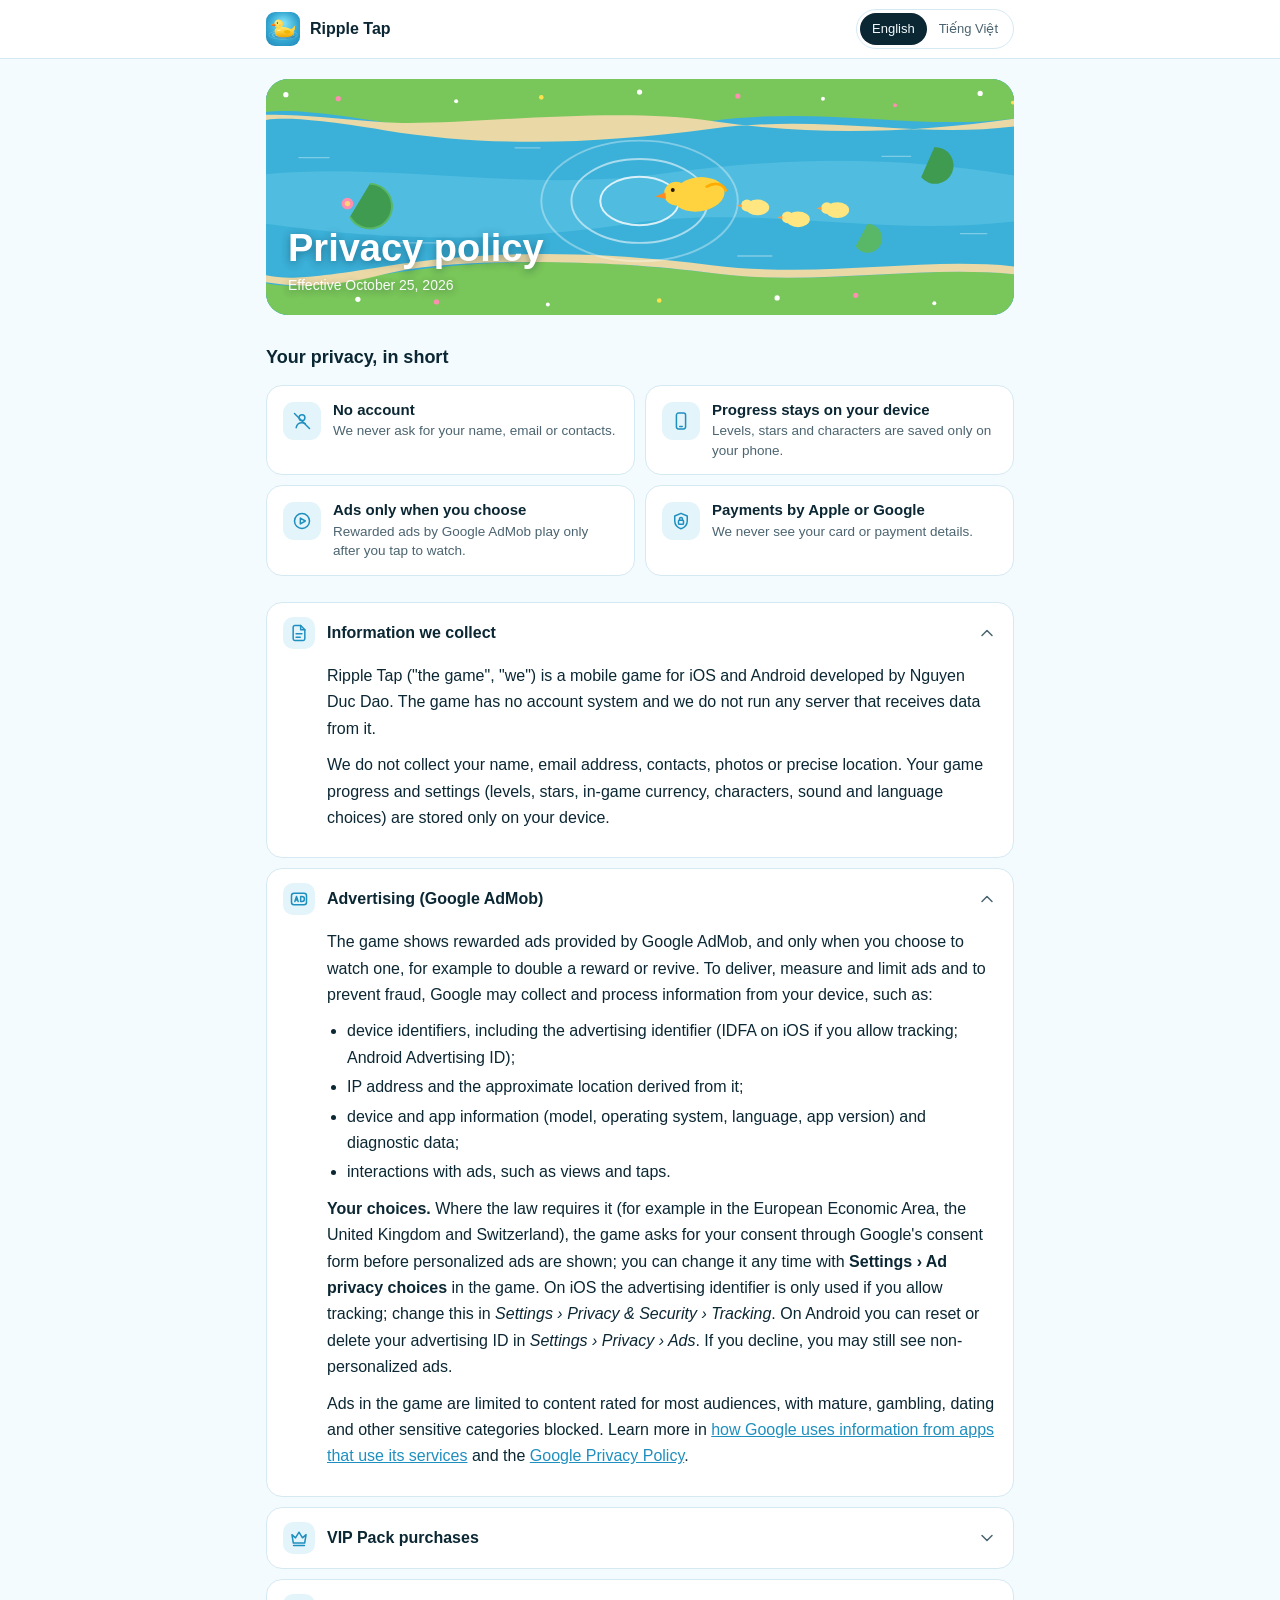
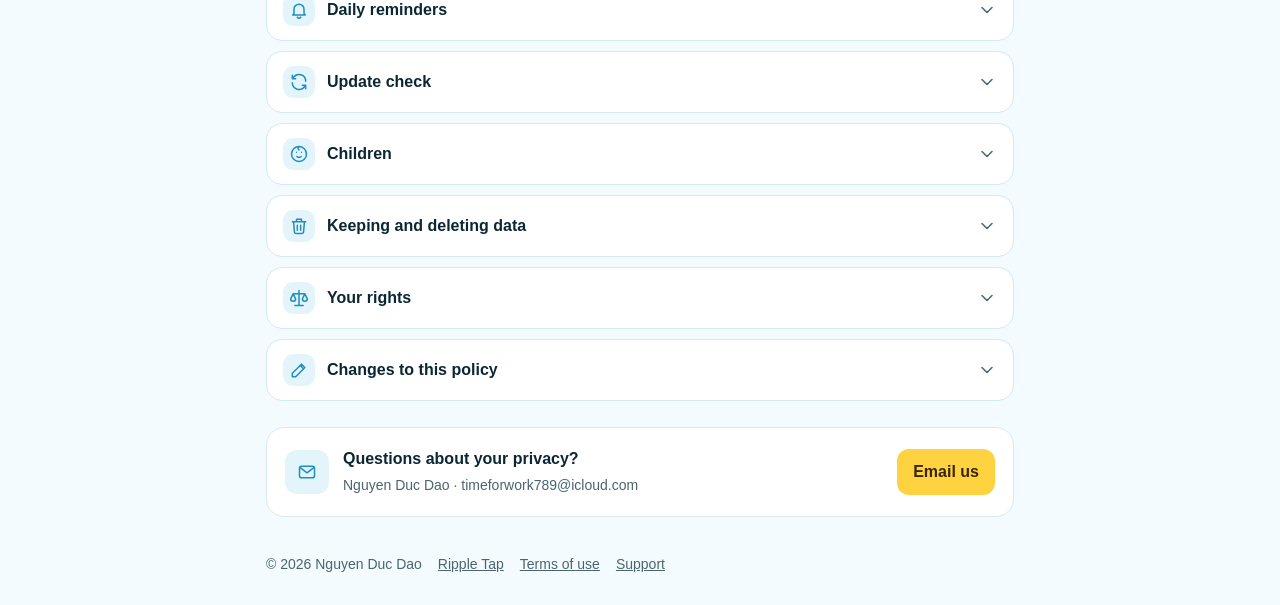
<file: ripple-tap/privacy.html>
<!doctype html>
<html lang="en" data-title-en="Ripple Tap · Privacy Policy" data-title-vi="Ripple Tap · Chính sách quyền riêng tư">
<head>
<meta charset="utf-8">
<meta name="viewport" content="width=device-width, initial-scale=1">
<title>Ripple Tap · Privacy Policy</title>
<meta name="description" content="How the Ripple Tap game handles your information: no account, progress stored on your device, optional rewarded ads by Google AdMob.">
<link rel="stylesheet" href="/style.css">
</head>
<body>
<svg width="0" height="0" style="position:absolute" aria-hidden="true">
  <symbol id="ic-user-off" viewBox="0 0 24 24"><circle cx="12" cy="8" r="3.5"/><path d="M5 20c.6-3.6 3.4-6 7-6 1.5 0 2.9.4 4 1.2"/><path d="M3 3l18 18"/></symbol>
  <symbol id="ic-phone" viewBox="0 0 24 24"><rect x="6.5" y="2.5" width="11" height="19" rx="2.5"/><path d="M10.5 18.5h3"/></symbol>
  <symbol id="ic-play" viewBox="0 0 24 24"><circle cx="12" cy="12" r="9"/><path d="M10 8.5v7l6-3.5z"/></symbol>
  <symbol id="ic-shield" viewBox="0 0 24 24"><path d="M12 2.8 4.5 6v5.6c0 4.6 3.1 8.2 7.5 9.6 4.4-1.4 7.5-5 7.5-9.6V6z"/><rect x="9" y="11" width="6" height="5" rx="1"/><path d="M10.2 11V9.6a1.8 1.8 0 0 1 3.6 0V11"/></symbol>
  <symbol id="ic-file" viewBox="0 0 24 24"><path d="M14 3H7a2 2 0 0 0-2 2v14a2 2 0 0 0 2 2h10a2 2 0 0 0 2-2V8z"/><path d="M14 3v5h5M8.5 13h7M8.5 17h5"/></symbol>
  <symbol id="ic-ad" viewBox="0 0 24 24"><rect x="3" y="5" width="18" height="14" rx="3"/><path d="M7 15l2-6 2 6M7.6 13.2h2.8M14 9v6h1.5a3 3 0 0 0 0-6z"/></symbol>
  <symbol id="ic-crown" viewBox="0 0 24 24"><path d="M3.5 8l4.3 3.8L12 5l4.2 6.8L20.5 8 18.8 18H5.2z"/><path d="M5.5 21h13"/></symbol>
  <symbol id="ic-bell" viewBox="0 0 24 24"><path d="M6 16V11a6 6 0 0 1 12 0v5l1.5 2h-15z"/><path d="M10 20.5a2.2 2.2 0 0 0 4 0"/></symbol>
  <symbol id="ic-refresh" viewBox="0 0 24 24"><path d="M20 11a8 8 0 0 0-14.6-4.5L4 8M4 4v4h4"/><path d="M4 13a8 8 0 0 0 14.6 4.5L20 16M20 20v-4h-4"/></symbol>
  <symbol id="ic-kid" viewBox="0 0 24 24"><circle cx="12" cy="12" r="9"/><path d="M9 10h.01M15 10h.01M9.5 15a3.5 3.5 0 0 0 5 0M12 3c-1.5 1.6-1.5 3 0 4"/></symbol>
  <symbol id="ic-trash" viewBox="0 0 24 24"><path d="M4 7h16M10 11v6M14 11v6M5.5 7l1 12a2 2 0 0 0 2 2h7a2 2 0 0 0 2-2l1-12M9 7V4h6v3"/></symbol>
  <symbol id="ic-scale" viewBox="0 0 24 24"><path d="M12 3v18M7 21h10M5 7h14M5 7l-3 6a3 3 0 0 0 6 0zM19 7l-3 6a3 3 0 0 0 6 0z"/></symbol>
  <symbol id="ic-pencil" viewBox="0 0 24 24"><path d="M4 20h4L19 9l-4-4L4 16z"/><path d="M13.5 6.5l4 4"/></symbol>
  <symbol id="ic-mail" viewBox="0 0 24 24"><rect x="3" y="5" width="18" height="14" rx="2.5"/><path d="M3.5 6.5 12 13l8.5-6.5"/></symbol>
  <symbol id="ic-chev" viewBox="0 0 24 24"><path d="M6 9l6 6 6-6"/></symbol>
</svg>

<header class="topbar"><div class="wrap">
  <a class="brand" href="./"><img src="icon.png" alt=""><span>Ripple Tap</span></a>
  <div class="lang" role="group" aria-label="Language">
    <button type="button" data-set-lang="en" aria-pressed="true">English</button>
    <button type="button" data-set-lang="vi" aria-pressed="false">Tiếng Việt</button>
  </div>
</div></header>

<main class="wrap">

<!-- ===================== English ===================== -->
<div data-lang="en">
  <div class="hero">
    <img src="banner.svg" alt="A rubber duck leading its ducklings down a river, with ripples on the water">
    <div class="cap"><h1>Privacy policy</h1><p>Effective October 25, 2026</p></div>
  </div>

  <section class="summary">
    <h2>Your privacy, in short</h2>
    <div class="cards">
      <div class="card"><span class="ic"><svg class="i"><use href="#ic-user-off"/></svg></span><div><b>No account</b><span>We never ask for your name, email or contacts.</span></div></div>
      <div class="card"><span class="ic"><svg class="i"><use href="#ic-phone"/></svg></span><div><b>Progress stays on your device</b><span>Levels, stars and characters are saved only on your phone.</span></div></div>
      <div class="card"><span class="ic"><svg class="i"><use href="#ic-play"/></svg></span><div><b>Ads only when you choose</b><span>Rewarded ads by Google AdMob play only after you tap to watch.</span></div></div>
      <div class="card"><span class="ic"><svg class="i"><use href="#ic-shield"/></svg></span><div><b>Payments by Apple or Google</b><span>We never see your card or payment details.</span></div></div>
    </div>
  </section>

  <div class="sections">
    <details open>
      <summary><span class="ic"><svg class="i"><use href="#ic-file"/></svg></span>Information we collect<svg class="i chev"><use href="#ic-chev"/></svg></summary>
      <div class="body">
        <p>Ripple Tap ("the game", "we") is a mobile game for iOS and Android developed by Nguyen Duc Dao. The game has no account system and we do not run any server that receives data from it.</p>
        <p>We do not collect your name, email address, contacts, photos or precise location. Your game progress and settings (levels, stars, in-game currency, characters, sound and language choices) are stored only on your device.</p>
      </div>
    </details>

    <details open>
      <summary><span class="ic"><svg class="i"><use href="#ic-ad"/></svg></span>Advertising (Google AdMob)<svg class="i chev"><use href="#ic-chev"/></svg></summary>
      <div class="body">
        <p>The game shows rewarded ads provided by Google AdMob, and only when you choose to watch one, for example to double a reward or revive. To deliver, measure and limit ads and to prevent fraud, Google may collect and process information from your device, such as:</p>
        <ul>
          <li>device identifiers, including the advertising identifier (IDFA on iOS if you allow tracking; Android Advertising ID);</li>
          <li>IP address and the approximate location derived from it;</li>
          <li>device and app information (model, operating system, language, app version) and diagnostic data;</li>
          <li>interactions with ads, such as views and taps.</li>
        </ul>
        <p><b>Your choices.</b> Where the law requires it (for example in the European Economic Area, the United Kingdom and Switzerland), the game asks for your consent through Google's consent form before personalized ads are shown; you can change it any time with <b>Settings › Ad privacy choices</b> in the game. On iOS the advertising identifier is only used if you allow tracking; change this in <i>Settings › Privacy &amp; Security › Tracking</i>. On Android you can reset or delete your advertising ID in <i>Settings › Privacy › Ads</i>. If you decline, you may still see non-personalized ads.</p>
        <p>Ads in the game are limited to content rated for most audiences, with mature, gambling, dating and other sensitive categories blocked. Learn more in <a href="https://policies.google.com/technologies/partner-sites">how Google uses information from apps that use its services</a> and the <a href="https://policies.google.com/privacy">Google Privacy Policy</a>.</p>
      </div>
    </details>

    <details>
      <summary><span class="ic"><svg class="i"><use href="#ic-crown"/></svg></span>VIP Pack purchases<svg class="i chev"><use href="#ic-chev"/></svg></summary>
      <div class="body"><p>The optional VIP Pack is sold through the Apple App Store or Google Play. Payments are handled entirely by Apple or Google; we never receive your payment details. The game only asks the store whether the VIP Pack was bought on your account, so it can unlock the characters and restore them on a new device.</p></div>
    </details>

    <details>
      <summary><span class="ic"><svg class="i"><use href="#ic-bell"/></svg></span>Daily reminders<svg class="i chev"><use href="#ic-chev"/></svg></summary>
      <div class="body"><p>If you turn on daily reminders, the game schedules notifications on your device itself. No information is sent to us. You can turn them off in the game's Settings or in your device settings.</p></div>
    </details>

    <details>
      <summary><span class="ic"><svg class="i"><use href="#ic-refresh"/></svg></span>Update check<svg class="i chev"><use href="#ic-chev"/></svg></summary>
      <div class="body"><p>When the game starts, it asks the App Store or Google Play whether a newer version is available. This request is handled by Apple or Google under their own privacy policies; we receive no information from it.</p></div>
    </details>

    <details>
      <summary><span class="ic"><svg class="i"><use href="#ic-kid"/></svg></span>Children<svg class="i chev"><use href="#ic-chev"/></svg></summary>
      <div class="body"><p>The game is designed for a general audience and is not directed to children under 13. We do not knowingly collect personal information from children. If you believe a child has provided personal information through the game, contact us and we will help remove it.</p></div>
    </details>

    <details>
      <summary><span class="ic"><svg class="i"><use href="#ic-trash"/></svg></span>Keeping and deleting data<svg class="i chev"><use href="#ic-chev"/></svg></summary>
      <div class="body"><p>Progress stored on your device stays there until you delete the app or use <b>Reset this edition</b> in Settings. Information processed by Google for advertising is kept according to Google's policies, and you can manage it with the choices described above.</p></div>
    </details>

    <details>
      <summary><span class="ic"><svg class="i"><use href="#ic-scale"/></svg></span>Your rights<svg class="i chev"><use href="#ic-chev"/></svg></summary>
      <div class="body"><p>Depending on where you live, you may have the right to access, correct or delete personal information, or to object to its processing. Because we do not hold personal information ourselves, most requests are handled through the device and Google controls above, but you can always contact us for help.</p></div>
    </details>

    <details>
      <summary><span class="ic"><svg class="i"><use href="#ic-pencil"/></svg></span>Changes to this policy<svg class="i chev"><use href="#ic-chev"/></svg></summary>
      <div class="body"><p>We may update this policy when the game changes. The new version will be posted on this page with a new effective date.</p></div>
    </details>
  </div>

  <div class="contact">
    <span class="ic"><svg class="i"><use href="#ic-mail"/></svg></span>
    <div class="t"><b>Questions about your privacy?</b><span class="note">Nguyen Duc Dao · timeforwork789@icloud.com</span></div>
    <a class="btn" href="mailto:timeforwork789@icloud.com?subject=Ripple%20Tap%20privacy">Email us</a>
  </div>
</div>

<!-- ===================== Tiếng Việt ===================== -->
<div data-lang="vi" hidden>
  <div class="hero">
    <img src="banner.svg" alt="Chú vịt cao su dẫn đàn vịt con trôi trên dòng sông có những gợn sóng">
    <div class="cap"><h1>Chính sách quyền riêng tư</h1><p>Có hiệu lực từ 25/10/2026</p></div>
  </div>

  <section class="summary">
    <h2>Tóm tắt nhanh</h2>
    <div class="cards">
      <div class="card"><span class="ic"><svg class="i"><use href="#ic-user-off"/></svg></span><div><b>Không cần tài khoản</b><span>Chúng tôi không hỏi tên, email hay danh bạ của bạn.</span></div></div>
      <div class="card"><span class="ic"><svg class="i"><use href="#ic-phone"/></svg></span><div><b>Tiến trình lưu trên máy bạn</b><span>Màn chơi, sao và nhân vật chỉ được lưu trên điện thoại.</span></div></div>
      <div class="card"><span class="ic"><svg class="i"><use href="#ic-play"/></svg></span><div><b>Quảng cáo chỉ khi bạn chọn</b><span>Quảng cáo có thưởng của Google AdMob chỉ chạy khi bạn bấm xem.</span></div></div>
      <div class="card"><span class="ic"><svg class="i"><use href="#ic-shield"/></svg></span><div><b>Thanh toán qua Apple hoặc Google</b><span>Chúng tôi không bao giờ thấy thông tin thẻ của bạn.</span></div></div>
    </div>
  </section>

  <div class="sections">
    <details open>
      <summary><span class="ic"><svg class="i"><use href="#ic-file"/></svg></span>Thông tin chúng tôi thu thập<svg class="i chev"><use href="#ic-chev"/></svg></summary>
      <div class="body">
        <p>Ripple Tap ("trò chơi", "chúng tôi") là trò chơi di động trên iOS và Android do Đào Nguyên Đức phát triển. Trò chơi không có hệ thống tài khoản và chúng tôi không có máy chủ nào nhận dữ liệu từ trò chơi.</p>
        <p>Chúng tôi không thu thập tên, email, danh bạ, ảnh hay vị trí chính xác của bạn. Tiến trình chơi và cài đặt (màn chơi, sao, tiền trong game, nhân vật, âm thanh, ngôn ngữ) chỉ được lưu trên thiết bị của bạn.</p>
      </div>
    </details>

    <details open>
      <summary><span class="ic"><svg class="i"><use href="#ic-ad"/></svg></span>Quảng cáo (Google AdMob)<svg class="i chev"><use href="#ic-chev"/></svg></summary>
      <div class="body">
        <p>Trò chơi hiển thị quảng cáo có thưởng của Google AdMob, và chỉ khi bạn chọn xem, ví dụ để nhân đôi phần thưởng hoặc hồi sinh. Để hiển thị, đo lường, giới hạn quảng cáo và chống gian lận, Google có thể thu thập và xử lý thông tin từ thiết bị như:</p>
        <ul>
          <li>mã định danh thiết bị, gồm mã quảng cáo (IDFA trên iOS nếu bạn cho phép theo dõi; Android Advertising ID);</li>
          <li>địa chỉ IP và vị trí gần đúng suy ra từ đó;</li>
          <li>thông tin thiết bị và ứng dụng (đời máy, hệ điều hành, ngôn ngữ, phiên bản app) và dữ liệu chẩn đoán;</li>
          <li>tương tác với quảng cáo, như lượt xem và lượt chạm.</li>
        </ul>
        <p><b>Lựa chọn của bạn.</b> Ở những nơi pháp luật yêu cầu (ví dụ Khu vực Kinh tế Châu Âu, Vương quốc Anh, Thụy Sĩ), trò chơi xin sự đồng ý của bạn qua biểu mẫu của Google trước khi hiển thị quảng cáo cá nhân hóa; bạn có thể đổi lựa chọn bất cứ lúc nào tại <b>Cài đặt › Tuỳ chọn quyền riêng tư quảng cáo</b> trong trò chơi. Trên iOS, mã quảng cáo chỉ được dùng nếu bạn cho phép theo dõi; thay đổi trong <i>Cài đặt › Quyền riêng tư &amp; Bảo mật › Theo dõi</i>. Trên Android, bạn có thể đặt lại hoặc xoá mã quảng cáo trong <i>Cài đặt › Quyền riêng tư › Quảng cáo</i>. Nếu từ chối, bạn vẫn có thể thấy quảng cáo không cá nhân hóa.</p>
        <p>Quảng cáo trong trò chơi được giới hạn ở nội dung phù hợp với hầu hết mọi người, chặn nội dung người lớn, cờ bạc, hẹn hò và các nhóm nhạy cảm khác. Tìm hiểu thêm về <a href="https://policies.google.com/technologies/partner-sites?hl=vi">cách Google sử dụng thông tin từ các ứng dụng dùng dịch vụ của Google</a> và <a href="https://policies.google.com/privacy?hl=vi">Chính sách quyền riêng tư của Google</a>.</p>
      </div>
    </details>

    <details>
      <summary><span class="ic"><svg class="i"><use href="#ic-crown"/></svg></span>Mua Gói VIP<svg class="i chev"><use href="#ic-chev"/></svg></summary>
      <div class="body"><p>Gói VIP (không bắt buộc) được bán qua Apple App Store hoặc Google Play. Việc thanh toán do Apple hoặc Google xử lý hoàn toàn; chúng tôi không bao giờ nhận thông tin thanh toán của bạn. Trò chơi chỉ hỏi cửa hàng xem tài khoản của bạn đã mua Gói VIP chưa để mở khoá nhân vật và khôi phục chúng trên máy mới.</p></div>
    </details>

    <details>
      <summary><span class="ic"><svg class="i"><use href="#ic-bell"/></svg></span>Nhắc nhở hằng ngày<svg class="i chev"><use href="#ic-chev"/></svg></summary>
      <div class="body"><p>Nếu bạn bật nhắc nhở hằng ngày, trò chơi hẹn thông báo ngay trên thiết bị, không gửi thông tin nào cho chúng tôi. Bạn có thể tắt trong Cài đặt của trò chơi hoặc của thiết bị.</p></div>
    </details>

    <details>
      <summary><span class="ic"><svg class="i"><use href="#ic-refresh"/></svg></span>Kiểm tra bản cập nhật<svg class="i chev"><use href="#ic-chev"/></svg></summary>
      <div class="body"><p>Khi mở trò chơi, ứng dụng hỏi App Store hoặc Google Play xem có phiên bản mới không. Yêu cầu này do Apple hoặc Google xử lý theo chính sách của họ; chúng tôi không nhận được thông tin nào.</p></div>
    </details>

    <details>
      <summary><span class="ic"><svg class="i"><use href="#ic-kid"/></svg></span>Trẻ em<svg class="i chev"><use href="#ic-chev"/></svg></summary>
      <div class="body"><p>Trò chơi dành cho đối tượng phổ thông, không hướng tới trẻ em dưới 13 tuổi. Chúng tôi không cố ý thu thập thông tin cá nhân của trẻ em. Nếu bạn cho rằng một đứa trẻ đã cung cấp thông tin cá nhân qua trò chơi, hãy liên hệ để chúng tôi hỗ trợ xoá.</p></div>
    </details>

    <details>
      <summary><span class="ic"><svg class="i"><use href="#ic-trash"/></svg></span>Lưu giữ và xoá dữ liệu<svg class="i chev"><use href="#ic-chev"/></svg></summary>
      <div class="body"><p>Tiến trình trên thiết bị được giữ cho đến khi bạn xoá ứng dụng hoặc dùng <b>Xóa tiến trình phiên bản này</b> trong Cài đặt. Thông tin Google xử lý cho quảng cáo được lưu theo chính sách của Google, và bạn có thể quản lý bằng các lựa chọn ở trên.</p></div>
    </details>

    <details>
      <summary><span class="ic"><svg class="i"><use href="#ic-scale"/></svg></span>Quyền của bạn<svg class="i chev"><use href="#ic-chev"/></svg></summary>
      <div class="body"><p>Tuỳ nơi bạn sống, bạn có thể có quyền truy cập, sửa hoặc xoá thông tin cá nhân, hoặc phản đối việc xử lý chúng. Vì chúng tôi không tự lưu giữ thông tin cá nhân, phần lớn yêu cầu được xử lý qua các công cụ của thiết bị và của Google ở trên, nhưng bạn luôn có thể liên hệ để được hỗ trợ.</p></div>
    </details>

    <details>
      <summary><span class="ic"><svg class="i"><use href="#ic-pencil"/></svg></span>Thay đổi chính sách<svg class="i chev"><use href="#ic-chev"/></svg></summary>
      <div class="body"><p>Chúng tôi có thể cập nhật chính sách khi trò chơi thay đổi. Bản mới sẽ được đăng tại trang này kèm ngày hiệu lực mới.</p></div>
    </details>
  </div>

  <div class="contact">
    <span class="ic"><svg class="i"><use href="#ic-mail"/></svg></span>
    <div class="t"><b>Có câu hỏi về quyền riêng tư?</b><span class="note">Đào Nguyên Đức · timeforwork789@icloud.com</span></div>
    <a class="btn" href="mailto:timeforwork789@icloud.com?subject=Ripple%20Tap%20privacy">Gửi email</a>
  </div>
</div>

<footer>
  <span>© 2026 Nguyen Duc Dao</span>
  <a href="./">Ripple Tap</a>
  <a href="terms.html">Terms of use</a>
  <a href="support.html">Support</a>
</footer>
</main>
<script src="/assets/site.js"></script>
</body>
</html>
</file>
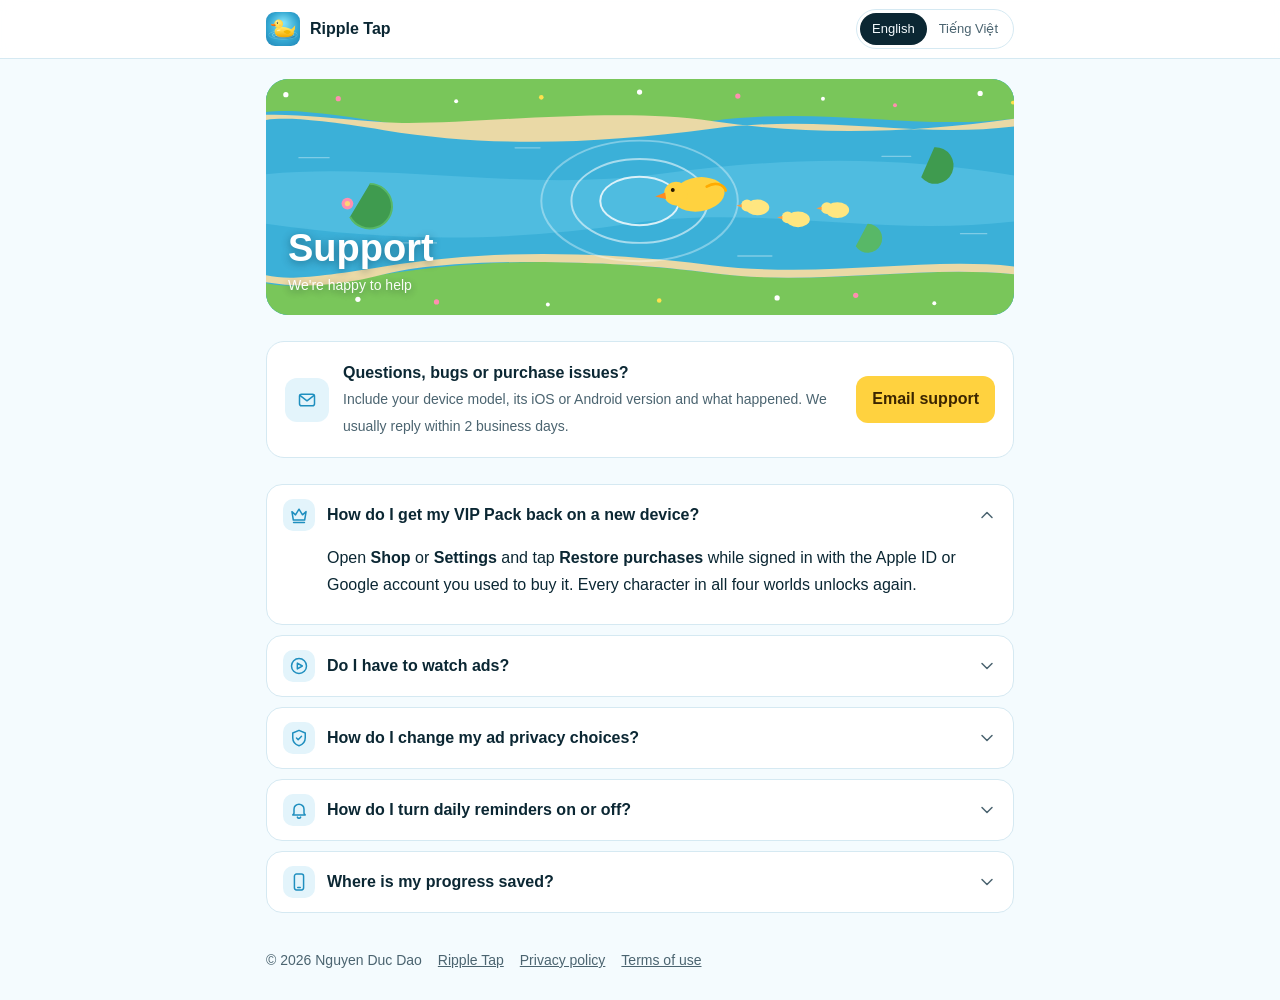
<file: ripple-tap/support.html>
<!doctype html>
<html lang="en" data-title-en="Ripple Tap · Support" data-title-vi="Ripple Tap · Hỗ trợ">
<head>
<meta charset="utf-8">
<meta name="viewport" content="width=device-width, initial-scale=1">
<title>Ripple Tap · Support</title>
<meta name="description" content="Help with Ripple Tap: restore the VIP Pack, ads, reminders and saved progress.">
<link rel="stylesheet" href="/style.css">
</head>
<body>
<svg width="0" height="0" style="position:absolute" aria-hidden="true">
  <symbol id="ic-mail" viewBox="0 0 24 24"><rect x="3" y="5" width="18" height="14" rx="2.5"/><path d="M3.5 6.5 12 13l8.5-6.5"/></symbol>
  <symbol id="ic-crown" viewBox="0 0 24 24"><path d="M3.5 8l4.3 3.8L12 5l4.2 6.8L20.5 8 18.8 18H5.2z"/><path d="M5.5 21h13"/></symbol>
  <symbol id="ic-play" viewBox="0 0 24 24"><circle cx="12" cy="12" r="9"/><path d="M10 8.5v7l6-3.5z"/></symbol>
  <symbol id="ic-shield" viewBox="0 0 24 24"><path d="M12 2.8 4.5 6v5.6c0 4.6 3.1 8.2 7.5 9.6 4.4-1.4 7.5-5 7.5-9.6V6z"/><path d="M9 12l2 2 4-4"/></symbol>
  <symbol id="ic-bell" viewBox="0 0 24 24"><path d="M6 16V11a6 6 0 0 1 12 0v5l1.5 2h-15z"/><path d="M10 20.5a2.2 2.2 0 0 0 4 0"/></symbol>
  <symbol id="ic-phone" viewBox="0 0 24 24"><rect x="6.5" y="2.5" width="11" height="19" rx="2.5"/><path d="M10.5 18.5h3"/></symbol>
  <symbol id="ic-chev" viewBox="0 0 24 24"><path d="M6 9l6 6 6-6"/></symbol>
</svg>

<header class="topbar"><div class="wrap">
  <a class="brand" href="./"><img src="icon.png" alt=""><span>Ripple Tap</span></a>
  <div class="lang" role="group" aria-label="Language">
    <button type="button" data-set-lang="en" aria-pressed="true">English</button>
    <button type="button" data-set-lang="vi" aria-pressed="false">Tiếng Việt</button>
  </div>
</div></header>

<main class="wrap">

<!-- ===================== English ===================== -->
<div data-lang="en">
  <div class="hero">
    <img src="banner.svg" alt="A rubber duck leading its ducklings down a river">
    <div class="cap"><h1>Support</h1><p>We're happy to help</p></div>
  </div>

  <div class="contact">
    <span class="ic"><svg class="i"><use href="#ic-mail"/></svg></span>
    <div class="t"><b>Questions, bugs or purchase issues?</b><span class="note">Include your device model, its iOS or Android version and what happened. We usually reply within 2 business days.</span></div>
    <a class="btn" href="mailto:timeforwork789@icloud.com?subject=Ripple%20Tap%20support">Email support</a>
  </div>

  <div class="sections">
    <details open>
      <summary><span class="ic"><svg class="i"><use href="#ic-crown"/></svg></span>How do I get my VIP Pack back on a new device?<svg class="i chev"><use href="#ic-chev"/></svg></summary>
      <div class="body"><p>Open <b>Shop</b> or <b>Settings</b> and tap <b>Restore purchases</b> while signed in with the Apple ID or Google account you used to buy it. Every character in all four worlds unlocks again.</p></div>
    </details>
    <details>
      <summary><span class="ic"><svg class="i"><use href="#ic-play"/></svg></span>Do I have to watch ads?<svg class="i chev"><use href="#ic-chev"/></svg></summary>
      <div class="body"><p>No. Ads only play when you tap a "watch an ad" button to double a reward, revive, or get free in-game currency. You can play the whole game without watching any.</p></div>
    </details>
    <details>
      <summary><span class="ic"><svg class="i"><use href="#ic-shield"/></svg></span>How do I change my ad privacy choices?<svg class="i chev"><use href="#ic-chev"/></svg></summary>
      <div class="body"><p>If your region requires consent for ads, open <b>Settings</b> in the game and tap <b>Ad privacy choices</b>. On iPhone you can also turn tracking off in <i>Settings › Privacy &amp; Security › Tracking</i>; on Android, in <i>Settings › Privacy › Ads</i>.</p></div>
    </details>
    <details>
      <summary><span class="ic"><svg class="i"><use href="#ic-bell"/></svg></span>How do I turn daily reminders on or off?<svg class="i chev"><use href="#ic-chev"/></svg></summary>
      <div class="body"><p>Use the <b>Daily reminders</b> switch in the game's Settings, or turn off notifications for Ripple Tap in your device settings.</p></div>
    </details>
    <details>
      <summary><span class="ic"><svg class="i"><use href="#ic-phone"/></svg></span>Where is my progress saved?<svg class="i chev"><use href="#ic-chev"/></svg></summary>
      <div class="body"><p>Only on your device. Deleting the app removes your progress, and <b>Reset this edition</b> in Settings clears the world you are playing. The VIP Pack is kept by the store and can always be restored.</p></div>
    </details>
  </div>
</div>

<!-- ===================== Tiếng Việt ===================== -->
<div data-lang="vi" hidden>
  <div class="hero">
    <img src="banner.svg" alt="Chú vịt cao su dẫn đàn vịt con trôi trên dòng sông">
    <div class="cap"><h1>Hỗ trợ</h1><p>Chúng tôi luôn sẵn lòng giúp bạn</p></div>
  </div>

  <div class="contact">
    <span class="ic"><svg class="i"><use href="#ic-mail"/></svg></span>
    <div class="t"><b>Có câu hỏi, gặp lỗi hoặc vấn đề khi mua?</b><span class="note">Hãy ghi đời máy, phiên bản iOS hoặc Android và điều đã xảy ra. Chúng tôi thường trả lời trong 2 ngày làm việc.</span></div>
    <a class="btn" href="mailto:timeforwork789@icloud.com?subject=Ripple%20Tap%20support">Gửi email</a>
  </div>

  <div class="sections">
    <details open>
      <summary><span class="ic"><svg class="i"><use href="#ic-crown"/></svg></span>Làm sao lấy lại Gói VIP trên máy mới?<svg class="i chev"><use href="#ic-chev"/></svg></summary>
      <div class="body"><p>Mở <b>Cửa hàng</b> hoặc <b>Cài đặt</b> và chọn <b>Khôi phục giao dịch</b>, khi đang đăng nhập đúng Apple ID hoặc tài khoản Google đã dùng để mua. Toàn bộ nhân vật ở cả bốn thế giới sẽ được mở khoá lại.</p></div>
    </details>
    <details>
      <summary><span class="ic"><svg class="i"><use href="#ic-play"/></svg></span>Tôi có bắt buộc phải xem quảng cáo không?<svg class="i chev"><use href="#ic-chev"/></svg></summary>
      <div class="body"><p>Không. Quảng cáo chỉ chạy khi bạn bấm nút "xem quảng cáo" để nhân đôi phần thưởng, hồi sinh hoặc nhận tiền miễn phí. Bạn có thể chơi hết trò chơi mà không cần xem quảng cáo nào.</p></div>
    </details>
    <details>
      <summary><span class="ic"><svg class="i"><use href="#ic-shield"/></svg></span>Làm sao thay đổi lựa chọn quyền riêng tư quảng cáo?<svg class="i chev"><use href="#ic-chev"/></svg></summary>
      <div class="body"><p>Nếu khu vực của bạn yêu cầu xin đồng ý cho quảng cáo, mở <b>Cài đặt</b> trong trò chơi và chọn <b>Tuỳ chọn quyền riêng tư quảng cáo</b>. Trên iPhone bạn cũng có thể tắt theo dõi trong <i>Cài đặt › Quyền riêng tư &amp; Bảo mật › Theo dõi</i>; trên Android, trong <i>Cài đặt › Quyền riêng tư › Quảng cáo</i>.</p></div>
    </details>
    <details>
      <summary><span class="ic"><svg class="i"><use href="#ic-bell"/></svg></span>Bật hoặc tắt nhắc nhở hằng ngày thế nào?<svg class="i chev"><use href="#ic-chev"/></svg></summary>
      <div class="body"><p>Dùng công tắc <b>Nhắc nhở hằng ngày</b> trong Cài đặt của trò chơi, hoặc tắt thông báo của Ripple Tap trong cài đặt của máy.</p></div>
    </details>
    <details>
      <summary><span class="ic"><svg class="i"><use href="#ic-phone"/></svg></span>Tiến trình chơi được lưu ở đâu?<svg class="i chev"><use href="#ic-chev"/></svg></summary>
      <div class="body"><p>Chỉ trên thiết bị của bạn. Xoá ứng dụng sẽ mất tiến trình, còn <b>Xóa tiến trình phiên bản này</b> trong Cài đặt sẽ xoá thế giới bạn đang chơi. Gói VIP do cửa hàng lưu giữ và luôn khôi phục được.</p></div>
    </details>
  </div>
</div>

<footer>
  <span>© 2026 Nguyen Duc Dao</span>
  <a href="./">Ripple Tap</a>
  <a href="privacy.html">Privacy policy</a>
  <a href="terms.html">Terms of use</a>
</footer>
</main>
<script src="/assets/site.js"></script>
</body>
</html>
</file>
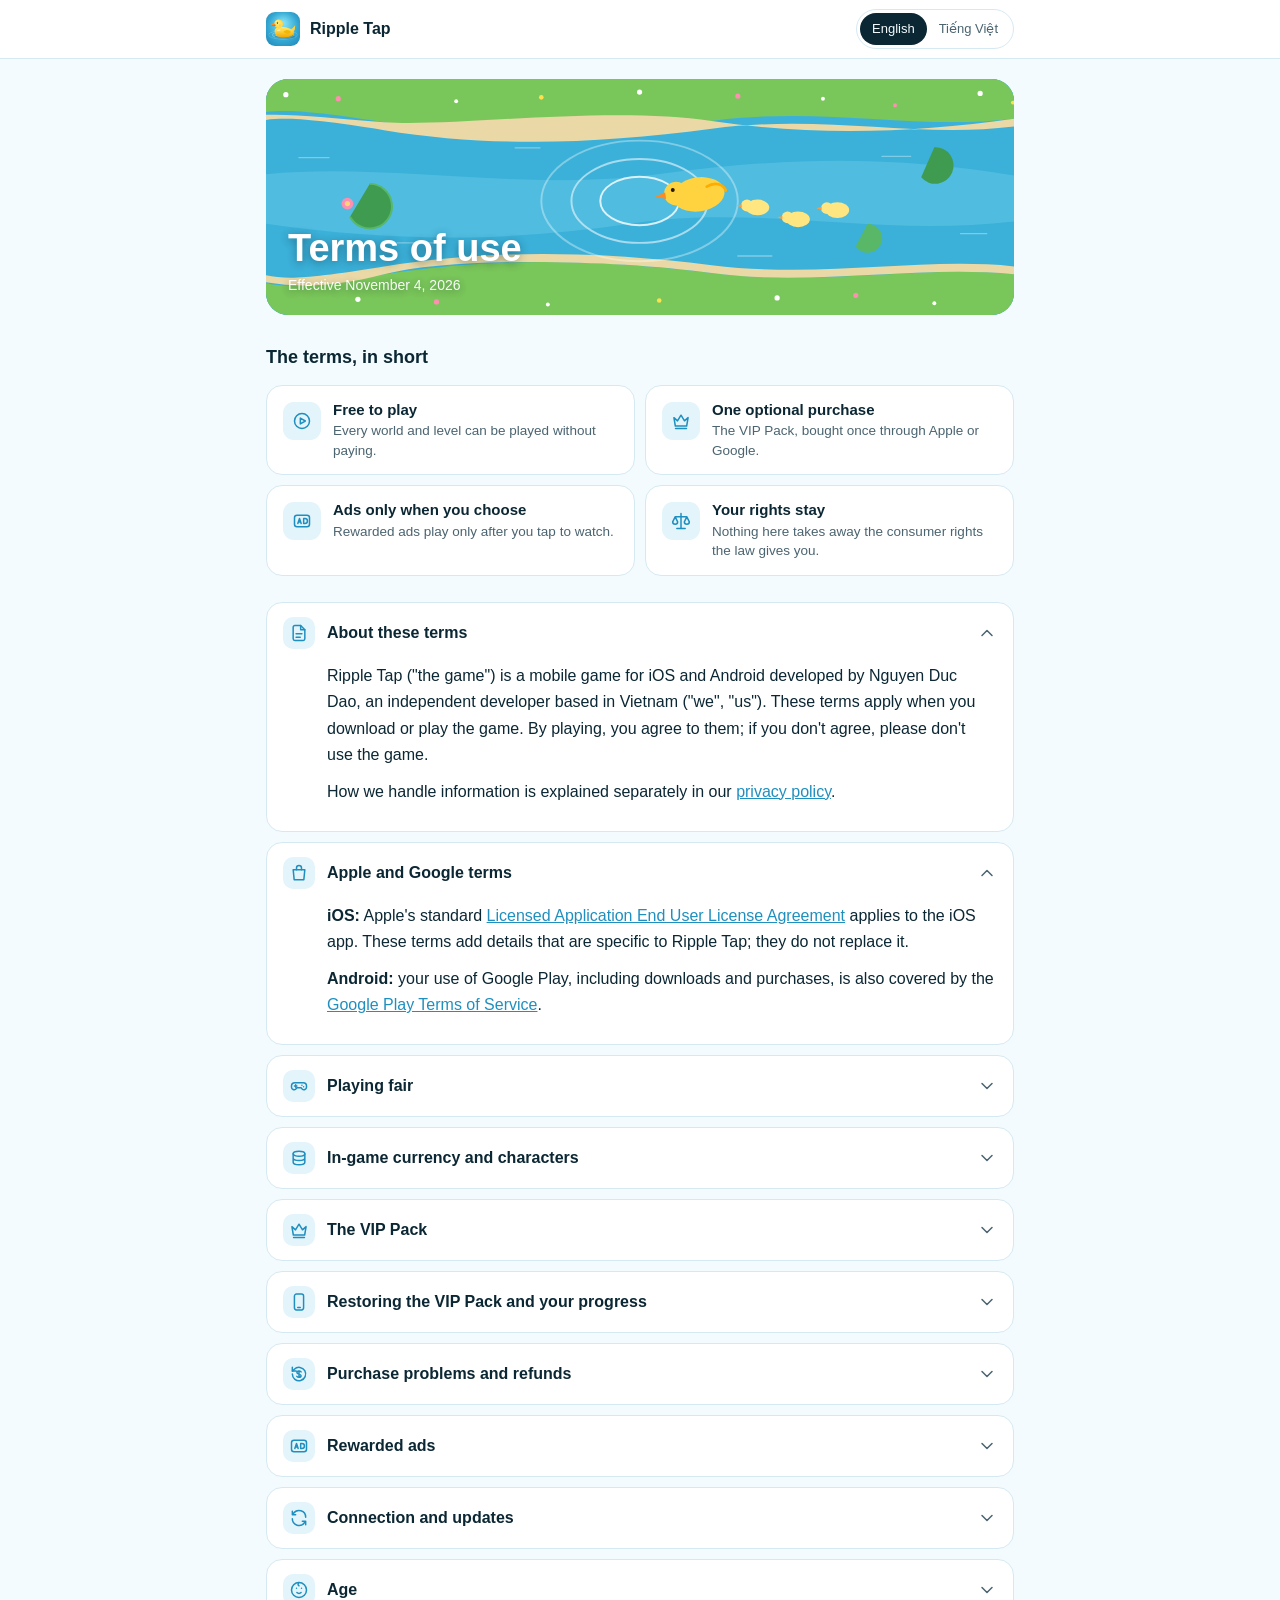
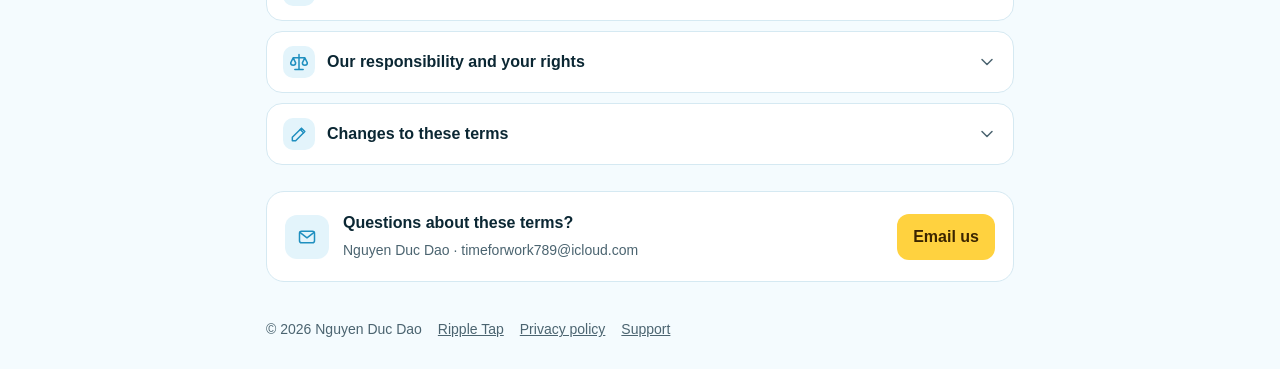
<file: ripple-tap/terms.html>
<!doctype html>
<html lang="en" data-title-en="Ripple Tap · Terms of Use" data-title-vi="Ripple Tap · Điều khoản sử dụng">
<head>
<meta charset="utf-8">
<meta name="viewport" content="width=device-width, initial-scale=1">
<title>Ripple Tap · Terms of Use</title>
<meta name="description" content="Terms of use for the Ripple Tap game: playing fair, in-game currency and characters, the optional VIP Pack, restoring it, refunds through Apple or Google, rewarded ads and your consumer rights.">
<link rel="stylesheet" href="/style.css">
</head>
<body>
<svg width="0" height="0" style="position:absolute" aria-hidden="true">
  <symbol id="ic-play" viewBox="0 0 24 24"><circle cx="12" cy="12" r="9"/><path d="M10 8.5v7l6-3.5z"/></symbol>
  <symbol id="ic-crown" viewBox="0 0 24 24"><path d="M3.5 8l4.3 3.8L12 5l4.2 6.8L20.5 8 18.8 18H5.2z"/><path d="M5.5 21h13"/></symbol>
  <symbol id="ic-ad" viewBox="0 0 24 24"><rect x="3" y="5" width="18" height="14" rx="3"/><path d="M7 15l2-6 2 6M7.6 13.2h2.8M14 9v6h1.5a3 3 0 0 0 0-6z"/></symbol>
  <symbol id="ic-scale" viewBox="0 0 24 24"><path d="M12 3v18M7 21h10M5 7h14M5 7l-3 6a3 3 0 0 0 6 0zM19 7l-3 6a3 3 0 0 0 6 0z"/></symbol>
  <symbol id="ic-file" viewBox="0 0 24 24"><path d="M14 3H7a2 2 0 0 0-2 2v14a2 2 0 0 0 2 2h10a2 2 0 0 0 2-2V8z"/><path d="M14 3v5h5M8.5 13h7M8.5 17h5"/></symbol>
  <symbol id="ic-store" viewBox="0 0 24 24"><path d="M5 8h14l-1.2 12H6.2z"/><path d="M9 8V6a3 3 0 0 1 6 0v2"/></symbol>
  <symbol id="ic-joy" viewBox="0 0 24 24"><path d="M7 8h10a4 4 0 0 1 4 4v1.5a3 3 0 0 1-5.2 2L14.5 14h-5l-1.3 1.5A3 3 0 0 1 3 13.5V12a4 4 0 0 1 4-4z"/><path d="M8 10.5v3M6.5 12h3M15.5 11h.01M17.5 13h.01"/></symbol>
  <symbol id="ic-coin" viewBox="0 0 24 24"><ellipse cx="12" cy="7" rx="7" ry="3"/><path d="M5 7v5c0 1.7 3.1 3 7 3s7-1.3 7-3V7M5 12v5c0 1.7 3.1 3 7 3s7-1.3 7-3v-5"/></symbol>
  <symbol id="ic-phone" viewBox="0 0 24 24"><rect x="6.5" y="2.5" width="11" height="19" rx="2.5"/><path d="M10.5 18.5h3"/></symbol>
  <symbol id="ic-refund" viewBox="0 0 24 24"><path d="M4 12a8 8 0 1 0 2.4-5.7L4 8.5"/><path d="M4 4v4.5h4.5M12 8v8M14.5 9.5c-.6-.8-1.5-1.2-2.5-1.2-1.4 0-2.5.8-2.5 1.9 0 2.6 5 1.3 5 3.9 0 1.1-1.1 1.9-2.5 1.9-1 0-2-.4-2.6-1.2"/></symbol>
  <symbol id="ic-refresh" viewBox="0 0 24 24"><path d="M20 11a8 8 0 0 0-14.6-4.5L4 8M4 4v4h4"/><path d="M4 13a8 8 0 0 0 14.6 4.5L20 16M20 20v-4h-4"/></symbol>
  <symbol id="ic-kid" viewBox="0 0 24 24"><circle cx="12" cy="12" r="9"/><path d="M9 10h.01M15 10h.01M9.5 15a3.5 3.5 0 0 0 5 0M12 3c-1.5 1.6-1.5 3 0 4"/></symbol>
  <symbol id="ic-pencil" viewBox="0 0 24 24"><path d="M4 20h4L19 9l-4-4L4 16z"/><path d="M13.5 6.5l4 4"/></symbol>
  <symbol id="ic-mail" viewBox="0 0 24 24"><rect x="3" y="5" width="18" height="14" rx="2.5"/><path d="M3.5 6.5 12 13l8.5-6.5"/></symbol>
  <symbol id="ic-chev" viewBox="0 0 24 24"><path d="M6 9l6 6 6-6"/></symbol>
</svg>

<header class="topbar"><div class="wrap">
  <a class="brand" href="./"><img src="icon.png" alt=""><span>Ripple Tap</span></a>
  <div class="lang" role="group" aria-label="Language">
    <button type="button" data-set-lang="en" aria-pressed="true">English</button>
    <button type="button" data-set-lang="vi" aria-pressed="false">Tiếng Việt</button>
  </div>
</div></header>

<main class="wrap">

<!-- ===================== English ===================== -->
<div data-lang="en">
  <div class="hero">
    <img src="banner.svg" alt="A rubber duck leading its ducklings down a river, with ripples on the water">
    <div class="cap"><h1>Terms of use</h1><p>Effective November 4, 2026</p></div>
  </div>

  <section class="summary">
    <h2>The terms, in short</h2>
    <div class="cards">
      <div class="card"><span class="ic"><svg class="i"><use href="#ic-play"/></svg></span><div><b>Free to play</b><span>Every world and level can be played without paying.</span></div></div>
      <div class="card"><span class="ic"><svg class="i"><use href="#ic-crown"/></svg></span><div><b>One optional purchase</b><span>The VIP Pack, bought once through Apple or Google.</span></div></div>
      <div class="card"><span class="ic"><svg class="i"><use href="#ic-ad"/></svg></span><div><b>Ads only when you choose</b><span>Rewarded ads play only after you tap to watch.</span></div></div>
      <div class="card"><span class="ic"><svg class="i"><use href="#ic-scale"/></svg></span><div><b>Your rights stay</b><span>Nothing here takes away the consumer rights the law gives you.</span></div></div>
    </div>
  </section>

  <div class="sections">
    <details open>
      <summary><span class="ic"><svg class="i"><use href="#ic-file"/></svg></span>About these terms<svg class="i chev"><use href="#ic-chev"/></svg></summary>
      <div class="body">
        <p>Ripple Tap ("the game") is a mobile game for iOS and Android developed by Nguyen Duc Dao, an independent developer based in Vietnam ("we", "us"). These terms apply when you download or play the game. By playing, you agree to them; if you don't agree, please don't use the game.</p>
        <p>How we handle information is explained separately in our <a href="privacy.html">privacy policy</a>.</p>
      </div>
    </details>

    <details open>
      <summary><span class="ic"><svg class="i"><use href="#ic-store"/></svg></span>Apple and Google terms<svg class="i chev"><use href="#ic-chev"/></svg></summary>
      <div class="body">
        <p><b>iOS:</b> Apple's standard <a href="https://www.apple.com/legal/internet-services/itunes/dev/stdeula/">Licensed Application End User License Agreement</a> applies to the iOS app. These terms add details that are specific to Ripple Tap; they do not replace it.</p>
        <p><b>Android:</b> your use of Google Play, including downloads and purchases, is also covered by the <a href="https://play.google.com/about/play-terms/">Google Play Terms of Service</a>.</p>
      </div>
    </details>

    <details>
      <summary><span class="ic"><svg class="i"><use href="#ic-joy"/></svg></span>Playing fair<svg class="i chev"><use href="#ic-chev"/></svg></summary>
      <div class="body">
        <p>We give you a personal, non-transferable right to play the game for your own entertainment. The game's code, art, sounds, characters and name belong to us and stay protected by intellectual-property law.</p>
        <p>Please don't modify the app, use cheat tools to change your currency, characters or purchases, fake or tamper with purchases, use bots or scripts to watch ads, or exploit bugs to get paid content. This doesn't restrict anything the law allows you to do.</p>
      </div>
    </details>

    <details>
      <summary><span class="ic"><svg class="i"><use href="#ic-coin"/></svg></span>In-game currency and characters<svg class="i chev"><use href="#ic-chev"/></svg></summary>
      <div class="body">
        <p>Each world has its own in-game currency, such as bubbles in Ripple Duck. You collect it by playing, from the daily gift and from rewarded ads, and spend it on characters or a revive. In-game currency can't be bought with money, has no cash value, and can't be exchanged, sold or transferred outside the game.</p>
        <p>We may rebalance prices and rewards in updates to keep the game fair and fun, but we won't take away characters you have already unlocked.</p>
      </div>
    </details>

    <details>
      <summary><span class="ic"><svg class="i"><use href="#ic-crown"/></svg></span>The VIP Pack<svg class="i chev"><use href="#ic-chev"/></svg></summary>
      <div class="body">
        <p>The VIP Pack is the game's only purchase. It is optional and bought once through the Apple App Store or Google Play. The store shows the price in your currency before you confirm, and handles the payment; we never see your card details.</p>
        <p>It unlocks every character, with their special moves, in all four worlds. It is not a subscription and there are no automatic charges. It doesn't change how ads work: rewarded ads stay optional, whether or not you have the VIP Pack.</p>
      </div>
    </details>

    <details>
      <summary><span class="ic"><svg class="i"><use href="#ic-phone"/></svg></span>Restoring the VIP Pack and your progress<svg class="i chev"><use href="#ic-chev"/></svg></summary>
      <div class="body">
        <p>The game has no account and no cloud save: your levels, stars, currency and characters are saved only on your device. Deleting the app, or using <b>Reset this world</b> in Settings, erases that progress, and it can't be recovered.</p>
        <p>The VIP Pack is kept by the store. Restore it anytime with <b>Restore purchases</b> in the Shop or in Settings, using the same Apple ID or Google account. A VIP Pack bought on iOS doesn't carry over to Android, and the other way round.</p>
      </div>
    </details>

    <details>
      <summary><span class="ic"><svg class="i"><use href="#ic-refund"/></svg></span>Purchase problems and refunds<svg class="i chev"><use href="#ic-chev"/></svg></summary>
      <div class="body">
        <p>If the characters didn't unlock after you bought the VIP Pack, check your internet connection and tap <b>Restore purchases</b>. Still not working? Email us with the date of purchase; never send your card details.</p>
        <p>Refunds are handled by the store you paid: Apple at <a href="https://reportaproblem.apple.com">reportaproblem.apple.com</a>, Google Play through its <a href="https://support.google.com/googleplay/answer/2479637">refund help page</a>. They follow the store's policies and the consumer law where you live.</p>
      </div>
    </details>

    <details>
      <summary><span class="ic"><svg class="i"><use href="#ic-ad"/></svg></span>Rewarded ads<svg class="i chev"><use href="#ic-chev"/></svg></summary>
      <div class="body">
        <p>The game shows ads from Google AdMob only when you tap a "watch an ad" button: to double a level reward, to revive during a level, or to get free currency a few times a day. You get the reward after the ad finishes. There are no banner, pop-up or start-up ads.</p>
        <p>Sometimes no ad is available, for example without a connection; then the reward can't be given and you can try again later. Ad content is limited to what suits most audiences. Your ad privacy choices are explained in the <a href="privacy.html">privacy policy</a>.</p>
      </div>
    </details>

    <details>
      <summary><span class="ic"><svg class="i"><use href="#ic-refresh"/></svg></span>Connection and updates<svg class="i chev"><use href="#ic-chev"/></svg></summary>
      <div class="body">
        <p>You can play offline. Rewarded ads and buying or restoring the VIP Pack need a connection. The game may let you know when a new version is available.</p>
        <p>We may add, change or remove features, levels and worlds in updates. We can't promise the game will always be available or free of bugs, but we work to fix problems you report.</p>
      </div>
    </details>

    <details>
      <summary><span class="ic"><svg class="i"><use href="#ic-kid"/></svg></span>Age<svg class="i chev"><use href="#ic-chev"/></svg></summary>
      <div class="body"><p>Ripple Tap is made for a general audience and is not directed to children under 13. If you are under the age of adulthood where you live, please ask a parent or guardian before buying the VIP Pack.</p></div>
    </details>

    <details>
      <summary><span class="ic"><svg class="i"><use href="#ic-scale"/></svg></span>Our responsibility and your rights<svg class="i chev"><use href="#ic-chev"/></svg></summary>
      <div class="body">
        <p>We provide the game with reasonable care. To the extent the law allows, we are not responsible for losses that we could not reasonably foresee, or for problems caused by your device, your connection or third-party services such as the stores and ad networks.</p>
        <p>Nothing in these terms limits or removes rights you have under the mandatory consumer protection laws of the country where you live, including rights for digital content that is faulty or not as described.</p>
      </div>
    </details>

    <details>
      <summary><span class="ic"><svg class="i"><use href="#ic-pencil"/></svg></span>Changes to these terms<svg class="i chev"><use href="#ic-chev"/></svg></summary>
      <div class="body"><p>We may update these terms when the game changes. The new version will be posted on this page with a new effective date.</p></div>
    </details>
  </div>

  <div class="contact">
    <span class="ic"><svg class="i"><use href="#ic-mail"/></svg></span>
    <div class="t"><b>Questions about these terms?</b><span class="note">Nguyen Duc Dao · timeforwork789@icloud.com</span></div>
    <a class="btn" href="mailto:timeforwork789@icloud.com?subject=Ripple%20Tap%20terms">Email us</a>
  </div>
</div>

<!-- ===================== Tiếng Việt ===================== -->
<div data-lang="vi" hidden>
  <div class="hero">
    <img src="banner.svg" alt="Chú vịt cao su dẫn đàn vịt con trôi trên dòng sông có những gợn sóng">
    <div class="cap"><h1>Điều khoản sử dụng</h1><p>Có hiệu lực từ 04/11/2026</p></div>
  </div>

  <section class="summary">
    <h2>Tóm tắt nhanh</h2>
    <div class="cards">
      <div class="card"><span class="ic"><svg class="i"><use href="#ic-play"/></svg></span><div><b>Chơi miễn phí</b><span>Mọi thế giới và màn chơi đều chơi được mà không cần trả tiền.</span></div></div>
      <div class="card"><span class="ic"><svg class="i"><use href="#ic-crown"/></svg></span><div><b>Một gói mua tuỳ chọn</b><span>Gói VIP, mua một lần qua Apple hoặc Google.</span></div></div>
      <div class="card"><span class="ic"><svg class="i"><use href="#ic-ad"/></svg></span><div><b>Quảng cáo chỉ khi bạn chọn</b><span>Quảng cáo có thưởng chỉ chạy khi bạn bấm xem.</span></div></div>
      <div class="card"><span class="ic"><svg class="i"><use href="#ic-scale"/></svg></span><div><b>Quyền của bạn vẫn giữ</b><span>Không điều nào ở đây lấy đi quyền người tiêu dùng mà luật cho bạn.</span></div></div>
    </div>
  </section>

  <div class="sections">
    <details open>
      <summary><span class="ic"><svg class="i"><use href="#ic-file"/></svg></span>Về điều khoản này<svg class="i chev"><use href="#ic-chev"/></svg></summary>
      <div class="body">
        <p>Ripple Tap ("trò chơi") là trò chơi di động trên iOS và Android do Đào Nguyên Đức, nhà phát triển độc lập ở Việt Nam ("chúng tôi"), phát triển. Điều khoản này áp dụng khi bạn tải hoặc chơi trò chơi. Khi chơi, bạn đồng ý với các điều khoản này; nếu không đồng ý, vui lòng không sử dụng trò chơi.</p>
        <p>Cách chúng tôi xử lý thông tin được giải thích riêng trong <a href="privacy.html?lang=vi">chính sách quyền riêng tư</a>.</p>
      </div>
    </details>

    <details open>
      <summary><span class="ic"><svg class="i"><use href="#ic-store"/></svg></span>Điều khoản của Apple và Google<svg class="i chev"><use href="#ic-chev"/></svg></summary>
      <div class="body">
        <p><b>iOS:</b> bản iOS áp dụng <a href="https://www.apple.com/legal/internet-services/itunes/dev/stdeula/">Thỏa thuận cấp phép người dùng cuối (EULA) chuẩn của Apple</a>. Điều khoản này bổ sung các chi tiết riêng của Ripple Tap, không thay thế thỏa thuận đó.</p>
        <p><b>Android:</b> việc bạn dùng Google Play, gồm tải và mua hàng, còn tuân theo <a href="https://play.google.com/about/play-terms/">Điều khoản dịch vụ của Google Play</a>.</p>
      </div>
    </details>

    <details>
      <summary><span class="ic"><svg class="i"><use href="#ic-joy"/></svg></span>Chơi công bằng<svg class="i chev"><use href="#ic-chev"/></svg></summary>
      <div class="body">
        <p>Chúng tôi cho bạn quyền cá nhân, không chuyển nhượng, để chơi trò chơi nhằm giải trí. Mã nguồn, hình ảnh, âm thanh, nhân vật và tên trò chơi thuộc về chúng tôi và được luật sở hữu trí tuệ bảo vệ.</p>
        <p>Vui lòng không sửa ứng dụng, dùng công cụ gian lận để đổi tiền trong game, nhân vật hay giao dịch, làm giả hoặc can thiệp vào giao dịch mua, dùng bot hay script để xem quảng cáo, hoặc lợi dụng lỗi để lấy nội dung trả phí. Điều này không hạn chế những gì pháp luật cho phép bạn làm.</p>
      </div>
    </details>

    <details>
      <summary><span class="ic"><svg class="i"><use href="#ic-coin"/></svg></span>Tiền trong game và nhân vật<svg class="i chev"><use href="#ic-chev"/></svg></summary>
      <div class="body">
        <p>Mỗi thế giới có loại tiền riêng trong game, ví dụ bong bóng ở Ripple Duck. Bạn nhặt được khi chơi, từ quà mỗi ngày và từ quảng cáo có thưởng, rồi dùng để mở nhân vật hoặc hồi sức. Tiền trong game không mua được bằng tiền thật, không có giá trị tiền mặt, không đổi, bán hay chuyển ra ngoài trò chơi.</p>
        <p>Chúng tôi có thể cân lại giá và phần thưởng trong các bản cập nhật để trò chơi công bằng và vui hơn, nhưng sẽ không lấy lại nhân vật bạn đã mở.</p>
      </div>
    </details>

    <details>
      <summary><span class="ic"><svg class="i"><use href="#ic-crown"/></svg></span>Gói VIP<svg class="i chev"><use href="#ic-chev"/></svg></summary>
      <div class="body">
        <p>Gói VIP là món mua duy nhất trong trò chơi. Gói này không bắt buộc và mua một lần qua Apple App Store hoặc Google Play. Cửa hàng hiện giá bằng tiền tệ của bạn trước khi bạn xác nhận và xử lý việc thanh toán; chúng tôi không bao giờ thấy thông tin thẻ.</p>
        <p>Gói VIP mở mọi nhân vật, kèm tuyệt chiêu, ở cả bốn thế giới. Đây không phải gói thuê bao và không tự trừ tiền. Gói VIP không thay đổi cách quảng cáo hoạt động: quảng cáo có thưởng vẫn là tuỳ chọn, dù bạn có Gói VIP hay không.</p>
      </div>
    </details>

    <details>
      <summary><span class="ic"><svg class="i"><use href="#ic-phone"/></svg></span>Khôi phục Gói VIP và tiến trình<svg class="i chev"><use href="#ic-chev"/></svg></summary>
      <div class="body">
        <p>Trò chơi không có tài khoản và không lưu trữ đám mây: màn chơi, sao, tiền trong game và nhân vật chỉ được lưu trên thiết bị của bạn. Xoá ứng dụng, hoặc dùng <b>Xoá tiến trình thế giới này</b> trong Cài đặt, sẽ xoá tiến trình đó và không lấy lại được.</p>
        <p>Gói VIP do cửa hàng lưu giữ. Bạn khôi phục bất cứ lúc nào bằng <b>Khôi phục giao dịch</b> trong Cửa hàng hoặc Cài đặt, với cùng Apple ID hoặc tài khoản Google. Gói VIP mua trên iOS không chuyển sang Android và ngược lại.</p>
      </div>
    </details>

    <details>
      <summary><span class="ic"><svg class="i"><use href="#ic-refund"/></svg></span>Sự cố khi mua và hoàn tiền<svg class="i chev"><use href="#ic-chev"/></svg></summary>
      <div class="body">
        <p>Nếu nhân vật chưa mở sau khi mua Gói VIP, hãy kiểm tra kết nối mạng và bấm <b>Khôi phục giao dịch</b>. Vẫn chưa được? Gửi email cho chúng tôi kèm ngày mua; đừng bao giờ gửi thông tin thẻ.</p>
        <p>Việc hoàn tiền do cửa hàng bạn đã thanh toán xử lý: Apple tại <a href="https://reportaproblem.apple.com">reportaproblem.apple.com</a>, Google Play qua <a href="https://support.google.com/googleplay/answer/2479637?hl=vi">trang hướng dẫn hoàn tiền</a>. Việc này theo chính sách của cửa hàng và luật bảo vệ người tiêu dùng nơi bạn sống.</p>
      </div>
    </details>

    <details>
      <summary><span class="ic"><svg class="i"><use href="#ic-ad"/></svg></span>Quảng cáo có thưởng<svg class="i chev"><use href="#ic-chev"/></svg></summary>
      <div class="body">
        <p>Trò chơi chỉ hiển thị quảng cáo của Google AdMob khi bạn bấm nút "xem quảng cáo": để nhân đôi phần thưởng của màn, để hồi sức trong màn, hoặc để nhận tiền miễn phí vài lần mỗi ngày. Bạn nhận thưởng sau khi quảng cáo kết thúc. Không có quảng cáo banner, quảng cáo tự bật lên hay quảng cáo khi mở ứng dụng.</p>
        <p>Đôi khi không có quảng cáo, ví dụ khi mất mạng; lúc đó chưa trao được phần thưởng và bạn có thể thử lại sau. Nội dung quảng cáo được giới hạn ở mức phù hợp với hầu hết mọi người. Lựa chọn về quyền riêng tư quảng cáo được giải thích trong <a href="privacy.html?lang=vi">chính sách quyền riêng tư</a>.</p>
      </div>
    </details>

    <details>
      <summary><span class="ic"><svg class="i"><use href="#ic-refresh"/></svg></span>Kết nối và cập nhật<svg class="i chev"><use href="#ic-chev"/></svg></summary>
      <div class="body">
        <p>Bạn chơi được khi không có mạng. Quảng cáo có thưởng và việc mua hoặc khôi phục Gói VIP cần kết nối mạng. Trò chơi có thể báo cho bạn khi có phiên bản mới.</p>
        <p>Chúng tôi có thể thêm, thay đổi hoặc gỡ tính năng, màn chơi và thế giới trong các bản cập nhật. Chúng tôi không thể hứa trò chơi luôn sẵn sàng hay không có lỗi, nhưng sẽ cố gắng sửa các lỗi bạn báo.</p>
      </div>
    </details>

    <details>
      <summary><span class="ic"><svg class="i"><use href="#ic-kid"/></svg></span>Độ tuổi<svg class="i chev"><use href="#ic-chev"/></svg></summary>
      <div class="body"><p>Ripple Tap dành cho đối tượng phổ thông và không hướng tới trẻ em dưới 13 tuổi. Nếu bạn chưa đủ tuổi trưởng thành theo luật nơi bạn sống, hãy hỏi cha mẹ hoặc người giám hộ trước khi mua Gói VIP.</p></div>
    </details>

    <details>
      <summary><span class="ic"><svg class="i"><use href="#ic-scale"/></svg></span>Trách nhiệm của chúng tôi và quyền của bạn<svg class="i chev"><use href="#ic-chev"/></svg></summary>
      <div class="body">
        <p>Chúng tôi cung cấp trò chơi với sự cẩn trọng hợp lý. Trong phạm vi pháp luật cho phép, chúng tôi không chịu trách nhiệm về những thiệt hại không thể lường trước một cách hợp lý, hoặc sự cố do thiết bị, kết nối mạng của bạn hay dịch vụ của bên thứ ba như cửa hàng và mạng quảng cáo.</p>
        <p>Không điều nào trong điều khoản này hạn chế hay loại bỏ các quyền bạn có theo luật bảo vệ người tiêu dùng bắt buộc của nước nơi bạn sống, gồm quyền đối với nội dung số bị lỗi hoặc không đúng như mô tả.</p>
      </div>
    </details>

    <details>
      <summary><span class="ic"><svg class="i"><use href="#ic-pencil"/></svg></span>Thay đổi điều khoản<svg class="i chev"><use href="#ic-chev"/></svg></summary>
      <div class="body"><p>Chúng tôi có thể cập nhật điều khoản này khi trò chơi thay đổi. Bản mới sẽ được đăng tại trang này kèm ngày hiệu lực mới.</p></div>
    </details>
  </div>

  <div class="contact">
    <span class="ic"><svg class="i"><use href="#ic-mail"/></svg></span>
    <div class="t"><b>Có câu hỏi về điều khoản?</b><span class="note">Đào Nguyên Đức · timeforwork789@icloud.com</span></div>
    <a class="btn" href="mailto:timeforwork789@icloud.com?subject=Ripple%20Tap%20terms">Gửi email</a>
  </div>
</div>

<footer>
  <span>© 2026 Nguyen Duc Dao</span>
  <a href="./">Ripple Tap</a>
  <a href="privacy.html">Privacy policy</a>
  <a href="support.html">Support</a>
</footer>
</main>
<script src="/assets/site.js"></script>
</body>
</html>
</file>
<file: style.css>
:root{
  --bg:#f4fbfe; --card:#ffffff; --ink:#0b2733; --muted:#4b6470; --line:#d5e9f2;
  --accent:#1f8fbf; --accent-soft:#e3f4fb; --sun:#ffd23f; --sun-ink:#3b2500;
  color-scheme:light;
}
@media (prefers-color-scheme:dark){
  :root{--bg:#06151c; --card:#0d2430; --ink:#eaf6fb; --muted:#9fb7c2; --line:#1d3d4c; --accent:#5fc6e8; --accent-soft:#12374a; color-scheme:dark}
}
*{box-sizing:border-box}
[hidden]{display:none!important}
html{-webkit-text-size-adjust:100%}
body{margin:0;background:var(--bg);color:var(--ink);font:16px/1.65 -apple-system,BlinkMacSystemFont,"Segoe UI",Roboto,"Helvetica Neue",Arial,sans-serif}
a{color:var(--accent)}
.wrap{max-width:780px;margin:0 auto;padding:0 16px}

/* top bar */
.topbar{position:sticky;top:0;z-index:5;background:color-mix(in srgb,var(--card) 92%,transparent);backdrop-filter:blur(8px);-webkit-backdrop-filter:blur(8px);border-bottom:1px solid var(--line)}
.topbar .wrap{display:flex;align-items:center;justify-content:space-between;gap:12px;height:58px}
.brand{display:flex;align-items:center;gap:10px;color:var(--ink);text-decoration:none;font-weight:700}
.brand img{width:34px;height:34px;border-radius:9px}
.lang{display:inline-flex;border:1px solid var(--line);border-radius:999px;padding:3px;background:var(--card)}
.lang button{font:inherit;font-size:13px;border:0;background:none;color:var(--muted);padding:5px 12px;border-radius:999px;cursor:pointer}
.lang button[aria-pressed="true"]{background:var(--ink);color:var(--bg)}

/* hero */
.hero{position:relative;margin:20px 0 0;border-radius:22px;overflow:hidden;background:#3bb0d8;height:clamp(170px,30vw,236px)}
.hero img{position:absolute;inset:0;width:100%;height:100%;object-fit:cover;object-position:68% 50%}
.hero .cap{position:absolute;left:22px;right:22px;bottom:18px;color:#fff;text-shadow:0 2px 8px rgba(0,40,60,.45)}
.hero h1{margin:0;font-size:clamp(26px,5vw,38px);line-height:1.1}
.hero p{margin:4px 0 0;font-size:14px;opacity:.95}

/* summary cards */
.summary h2{font-size:18px;margin:28px 0 12px}
.cards{display:grid;grid-template-columns:repeat(2,minmax(0,1fr));gap:10px}
@media (max-width:520px){.cards{grid-template-columns:1fr}}
.card{background:var(--card);border:1px solid var(--line);border-radius:16px;padding:14px 16px;display:flex;gap:12px;align-items:flex-start}
.card .ic{flex:none;width:38px;height:38px;border-radius:11px;background:var(--accent-soft);color:var(--accent);display:grid;place-items:center}
.card b{display:block;font-size:15px;line-height:1.3}
.card span{display:block;color:var(--muted);font-size:13.5px;line-height:1.45;margin-top:2px}
svg.i{width:20px;height:20px;fill:none;stroke:currentColor;stroke-width:1.8;stroke-linecap:round;stroke-linejoin:round}

/* sections */
.sections{margin:26px 0 0;display:flex;flex-direction:column;gap:10px}
details{background:var(--card);border:1px solid var(--line);border-radius:16px;overflow:hidden}
summary{list-style:none;cursor:pointer;display:flex;align-items:center;gap:12px;padding:14px 16px;font-weight:600}
summary::-webkit-details-marker{display:none}
summary .ic{flex:none;width:32px;height:32px;border-radius:10px;background:var(--accent-soft);color:var(--accent);display:grid;place-items:center}
summary .chev{margin-left:auto;color:var(--muted);transition:transform .2s}
details[open] summary .chev{transform:rotate(180deg)}
.body{padding:0 18px 16px 60px;color:var(--ink)}
@media (max-width:520px){.body{padding-left:18px}}
.body p{margin:0 0 10px}
.body ul{margin:0 0 10px;padding-left:20px}
.body li{margin:3px 0}
.note{color:var(--muted);font-size:14px}

/* contact / buttons */
.contact{margin:26px 0 0;background:var(--card);border:1px solid var(--line);border-radius:18px;padding:18px;display:flex;align-items:center;gap:14px;flex-wrap:wrap}
.contact .ic{flex:none;width:44px;height:44px;border-radius:12px;background:var(--accent-soft);color:var(--accent);display:grid;place-items:center}
.contact .t{flex:1;min-width:200px}
.contact b{display:block}
.btn{display:inline-flex;align-items:center;gap:8px;background:var(--sun);color:var(--sun-ink);text-decoration:none;font-weight:700;padding:10px 16px;border-radius:12px}

/* simple pages (home, about) */
.page{padding:8px 0 0}
.page h2{font-size:20px;margin:26px 0 8px}
.links{display:flex;flex-wrap:wrap;gap:10px;margin:16px 0}
.links a{display:inline-block;padding:9px 14px;border-radius:999px;border:1px solid var(--line);background:var(--card);text-decoration:none;font-weight:600}

footer{margin:36px 0 28px;color:var(--muted);font-size:14px;display:flex;flex-wrap:wrap;gap:6px 16px}
footer a{color:var(--muted)}
</file>
<file: knock-off-kitty/kitty.css>
/* Knock-Off Kitty pages: a "table chaos" look made from the game's own fonts, colours and art.
   Baloo 2 + Nunito: SIL Open Font License (fonts/OFL-*.txt). */
@font-face{font-family:'Baloo 2';font-weight:600 800;font-display:swap;src:url(fonts/Baloo2-vietnamese.woff2) format('woff2');unicode-range:U+0102-0103,U+0110-0111,U+0128-0129,U+0168-0169,U+01A0-01A1,U+01AF-01B0,U+0300-0301,U+0303-0304,U+0308-0309,U+0323,U+0329,U+1EA0-1EF9,U+20AB}
@font-face{font-family:'Baloo 2';font-weight:600 800;font-display:swap;src:url(fonts/Baloo2-latin-ext.woff2) format('woff2');unicode-range:U+0100-02BA,U+02BD-02C5,U+02C7-02CC,U+02CE-02D7,U+02DD-02FF,U+1D00-1DBF,U+1E00-1E9F,U+1EF2-1EFF,U+2020,U+20A0-20AB,U+20AD-20C0,U+2113,U+2C60-2C7F,U+A720-A7FF}
@font-face{font-family:'Baloo 2';font-weight:600 800;font-display:swap;src:url(fonts/Baloo2-latin.woff2) format('woff2');unicode-range:U+0000-00FF,U+0131,U+0152-0153,U+02BB-02BC,U+02C6,U+02DA,U+02DC,U+2000-206F,U+20AC,U+2122,U+2191,U+2193,U+2212,U+2215,U+FEFF,U+FFFD}
@font-face{font-family:'Nunito';font-weight:700 800;font-display:swap;src:url(fonts/Nunito-vietnamese.woff2) format('woff2');unicode-range:U+0102-0103,U+0110-0111,U+0128-0129,U+0168-0169,U+01A0-01A1,U+01AF-01B0,U+0300-0301,U+0303-0304,U+0308-0309,U+0323,U+0329,U+1EA0-1EF9,U+20AB}
@font-face{font-family:'Nunito';font-weight:700 800;font-display:swap;src:url(fonts/Nunito-latin-ext.woff2) format('woff2');unicode-range:U+0100-02BA,U+02BD-02C5,U+02C7-02CC,U+02CE-02D7,U+02DD-02FF,U+1D00-1DBF,U+1E00-1E9F,U+1EF2-1EFF,U+2020,U+20A0-20AB,U+20AD-20C0,U+2113,U+2C60-2C7F,U+A720-A7FF}
@font-face{font-family:'Nunito';font-weight:700 800;font-display:swap;src:url(fonts/Nunito-latin.woff2) format('woff2');unicode-range:U+0000-00FF,U+0131,U+0152-0153,U+02BB-02BC,U+02C6,U+02DA,U+02DC,U+2000-206F,U+20AC,U+2122,U+2191,U+2193,U+2212,U+2215,U+FEFF,U+FFFD}

:root{
  --cream:#fff4e6; --paper:#fffdf8; --ink:#2a1433; --ink2:#5d4a66; --edge:#2a1433;
  --orange:#ff7a3d; --tomato:#ee4f53; --gold:#ffd23f; --mint:#2ec4b6; --grape:#7b4fd6; --sky:#4aa3ff; --leaf:#4cc06a;
  --soft:rgba(42,20,51,.08);
  --display:'Baloo 2','Arial Rounded MT Bold','Trebuchet MS',system-ui,sans-serif;
  --round:'Nunito','Arial Rounded MT Bold',system-ui,sans-serif;
  --text:-apple-system,BlinkMacSystemFont,'Segoe UI',Roboto,'Helvetica Neue',Arial,sans-serif;
  color-scheme:light;
}
@media (prefers-color-scheme:dark){
  :root{--cream:#1c1022; --paper:#2a1a33; --ink:#fff0e2; --ink2:#d5c1dc; --edge:#0c0610; --soft:rgba(255,240,226,.08); color-scheme:dark}
}
*{box-sizing:border-box}
[hidden]{display:none!important}
html{-webkit-text-size-adjust:100%;scroll-behavior:smooth;scroll-padding-top:90px}
body{margin:0;color:var(--ink);font:16px/1.65 var(--text);
  background-color:var(--cream);
  background-image:url("data:image/svg+xml,%3Csvg xmlns='http://www.w3.org/2000/svg' width='140' height='140' viewBox='0 0 160 160'%3E%3Cg fill='%23ff7a3d' fill-opacity='.07' transform='rotate(-18 80 80)'%3E%3Cellipse cx='80' cy='96' rx='26' ry='22'/%3E%3Cellipse cx='50' cy='66' rx='10' ry='13'/%3E%3Cellipse cx='70' cy='52' rx='10' ry='13'/%3E%3Cellipse cx='92' cy='52' rx='10' ry='13'/%3E%3Cellipse cx='111' cy='66' rx='10' ry='13'/%3E%3C/g%3E%3C/svg%3E")}
a{color:var(--tomato);text-underline-offset:3px}
img{max-width:100%}
.wrap{max-width:1040px;margin:0 auto;padding:0 16px}

/* gingham tablecloth strip */
.cloth{height:22px;background-color:#fff;
  background-image:linear-gradient(90deg,rgba(238,79,83,.55) 50%,transparent 50%),linear-gradient(rgba(238,79,83,.55) 50%,transparent 50%);
  background-size:22px 22px;border-bottom:3px solid var(--edge)}

/* floating top bar */
.bar{position:sticky;top:10px;z-index:20;margin:14px auto 0;max-width:1040px;padding:0 16px}
.bar-in{display:flex;align-items:center;gap:12px;background:var(--paper);border:3px solid var(--edge);border-radius:20px;padding:8px 10px 8px 12px;box-shadow:0 5px 0 var(--edge)}
.brand{display:flex;align-items:center;gap:10px;text-decoration:none;color:var(--ink);min-width:0}
.brand img{width:40px;height:40px;border-radius:11px;border:2.5px solid var(--edge)}
.brand b{font:800 21px/1 var(--display);letter-spacing:.01em;white-space:nowrap}
.brand b em{font-style:normal;color:var(--orange)}
.menu{margin-left:auto;display:flex;align-items:center;gap:6px}
.menu a{font:800 14px/1 var(--round);color:var(--ink2);text-decoration:none;padding:9px 10px;border-radius:12px}
.menu a[aria-current="page"]{color:var(--ink);background:var(--soft)}
.langs{display:inline-flex;border:2.5px solid var(--edge);border-radius:999px;overflow:hidden;margin-left:4px}
.langs button{font:800 13px/1 var(--round);border:0;background:var(--paper);color:var(--ink2);padding:8px 11px;cursor:pointer}
.langs button[aria-pressed="true"]{background:var(--gold);color:#2a1433}
.menu a{white-space:nowrap}
@media (max-width:640px){.menu a.hide-s{display:none}.brand b{display:none}.bar-in{gap:6px;padding:6px 8px}.menu{gap:2px}.menu a{padding:8px 7px;font-size:13.5px}}
.menu .lbl-short{display:none}
@media (max-width:430px){.brand{flex:none}.brand img{width:34px;height:34px}.menu{gap:0}.menu a{padding:8px 6px;font-size:13px}.langs{margin-left:2px}.langs button{padding:7px 8px}.menu .lbl-long{display:none}.menu .lbl-short{display:inline}}
@media (max-width:350px){.bar-in{padding:6px}.menu a{padding:7px 3px;font-size:12px}.langs button{padding:6px 5px;font-size:12px}}

/* type */
h1,h2,h3{font-family:var(--display);font-weight:800;line-height:1.05;margin:0}
.title-xl{font-size:clamp(46px,9vw,92px);color:var(--gold);letter-spacing:.01em;
  text-shadow:4px 0 0 #2a1433,-4px 0 0 #2a1433,0 4px 0 #2a1433,0 -4px 0 #2a1433,3px 3px 0 #2a1433,-3px -3px 0 #2a1433,3px -3px 0 #2a1433,-3px 3px 0 #2a1433,0 9px 0 #2a1433}
.pill-word{display:inline-block;margin-top:10px;font:800 clamp(38px,7.4vw,74px)/.95 var(--display);color:#fff5e3;
  background:linear-gradient(180deg,#ff8a55,#ff5f2e);border:4px solid #2a1433;border-radius:999px;padding:.05em .38em 0;
  box-shadow:0 7px 0 #2a1433,inset 0 -8px 0 rgba(0,0,0,.16),inset 0 5px 0 rgba(255,255,255,.22);text-shadow:0 4px 0 #2a1433;transform:rotate(-4deg)}
.h2{font-size:clamp(30px,5vw,44px);margin:0 0 6px}
.h2 span{color:var(--orange)}
.lead{font:700 18px/1.55 var(--round);color:var(--ink2);margin:14px 0 0;max-width:34em}
.kicker{display:inline-block;font:800 13px/1 var(--round);letter-spacing:.14em;text-transform:uppercase;color:#fff;background:#2a1433;padding:8px 12px 6px;border-radius:999px}

/* buttons */
.btn{display:inline-flex;align-items:center;gap:8px;font:800 16px/1 var(--round);color:#2a1433;text-decoration:none;background:var(--gold);border:3px solid var(--edge);border-radius:16px;padding:13px 18px 11px;box-shadow:0 5px 0 var(--edge);transition:transform .12s,box-shadow .12s}
.btn:hover{transform:translateY(-2px);box-shadow:0 7px 0 var(--edge)}
.btn:active{transform:translateY(3px);box-shadow:0 2px 0 var(--edge)}
.btn.ghost{background:var(--paper);color:var(--ink)}
.soon{display:inline-flex;align-items:center;gap:10px;font:800 15px/1.2 var(--round);color:var(--ink);background:var(--paper);border:3px dashed var(--edge);border-radius:16px;padding:10px 14px}
.soon small{display:block;font-size:12px;color:var(--ink2);letter-spacing:.06em;text-transform:uppercase}

/* sticker cards */
.sticker{background:var(--paper);border:3px solid var(--edge);border-radius:22px;box-shadow:0 6px 0 var(--edge);padding:18px}
.tilt-l{transform:rotate(-1.2deg)}.tilt-r{transform:rotate(1.2deg)}

/* ---------- landing ---------- */
.hero{display:grid;grid-template-columns:1.1fr .9fr;gap:30px;align-items:center;padding:34px 0 10px}
@media (max-width:820px){.hero{grid-template-columns:1fr;text-align:center}.hero .lead{margin-inline:auto}.hero .ctas{justify-content:center}}
.ctas{display:flex;flex-wrap:wrap;gap:12px;margin-top:24px}
.stage{position:relative;height:clamp(420px,58vw,560px)}
.phone{position:absolute;z-index:1;left:50%;top:0;width:min(280px,64vw);transform:translateX(-50%) rotate(-5deg);border:5px solid #2a1433;border-radius:34px;overflow:hidden;box-shadow:0 10px 0 #2a1433,0 26px 40px rgba(42,20,51,.25);background:#2a1433}
.phone img{display:block;width:100%}
.fly{position:absolute;z-index:2;filter:drop-shadow(0 6px 0 rgba(42,20,51,.25));animation:bob 3.2s ease-in-out infinite}
.fly.mug{width:92px;right:4%;top:6%;--r:28deg;animation-delay:-.8s}
.fly.mouse{width:110px;left:2%;bottom:14%;--r:-22deg}
.fly.cat{width:150px;right:0;bottom:0;--r:6deg;animation-delay:-1.6s}
@keyframes bob{0%,100%{transform:translateY(0) rotate(var(--r))}50%{transform:translateY(-10px) rotate(calc(var(--r) + 4deg))}}
.burst{position:absolute;z-index:3;left:0;top:34%;width:128px;aspect-ratio:190/150;transform:rotate(-12deg)}
.burst b{position:absolute;inset:0;display:grid;place-items:center;font:800 24px/1 var(--display);color:#2a1433;padding-top:4px}
@media (prefers-reduced-motion:reduce){.fly{animation:none}}

.band{margin:48px 0 0}
.steps{display:grid;grid-template-columns:repeat(3,1fr);gap:16px;margin-top:20px}
@media (max-width:720px){.steps{grid-template-columns:1fr}}
.step{position:relative;padding-top:26px}
.step .n{position:absolute;top:-18px;left:18px;width:44px;height:44px;border-radius:50%;display:grid;place-items:center;font:800 24px/1 var(--display);color:#2a1433;background:var(--gold);border:3px solid var(--edge);box-shadow:0 4px 0 var(--edge)}
.step h3{font-size:24px}
.step p{margin:6px 0 0;color:var(--ink2)}

.reel{display:flex;gap:18px;overflow-x:auto;scroll-snap-type:x mandatory;padding:18px 4px 26px;margin:6px -4px 0;scrollbar-width:thin}
.reel figure{flex:none;width:min(230px,58vw);margin:0;scroll-snap-align:center}
.reel img{display:block;width:100%;border:4px solid #2a1433;border-radius:24px;box-shadow:0 7px 0 #2a1433}
.reel figure:nth-child(odd){transform:rotate(-1.5deg)}.reel figure:nth-child(even){transform:rotate(1.5deg)}

.cast{display:grid;grid-template-columns:repeat(4,1fr);gap:16px;margin-top:20px}
@media (max-width:820px){.cast{grid-template-columns:repeat(2,1fr)}}
.who{text-align:center;padding:16px 14px 18px}
.who .pic{height:132px;display:grid;place-items:center;border-radius:18px;margin-bottom:10px;border:3px solid var(--edge)}
.who .pic img{max-height:116px;width:auto}
.who h3{font-size:22px}
.who p{margin:4px 0 0;font-size:14.5px;color:var(--ink2)}
.bg-o{background:#ffd7b8}.bg-g{background:#d4f2d9}.bg-p{background:#e6dbff}.bg-b{background:#d6ecff}

.cta-end{margin:52px 0 0;display:flex;flex-wrap:wrap;align-items:center;justify-content:space-between;gap:16px;background:linear-gradient(120deg,#ffb347,#ff7f45 55%,#e8505b);color:#fff;border:3px solid var(--edge);border-radius:26px;box-shadow:0 7px 0 var(--edge);padding:24px}
.cta-end h2{font-size:clamp(26px,4vw,36px);text-shadow:0 3px 0 rgba(42,20,51,.45)}
.cta-end p{margin:4px 0 0;font:700 15px/1.5 var(--round)}

/* ---------- inner pages ---------- */
.head{position:relative;margin:26px 0 0;border:3px solid var(--edge);border-radius:28px;box-shadow:0 7px 0 var(--edge);overflow:hidden;background:linear-gradient(120deg,#ffb347,#ff7f45 55%,#e8505b);color:#fff;padding:28px 28px 30px;min-height:190px}
.head h1{font-size:clamp(38px,7vw,64px);color:#fff;text-shadow:3px 0 0 #2a1433,-3px 0 0 #2a1433,0 3px 0 #2a1433,0 -3px 0 #2a1433,0 7px 0 #2a1433;max-width:12em}
.head p{margin:12px 0 0;font:800 15px/1.4 var(--round);max-width:30em}
.head .peek{position:absolute;right:18px;bottom:-12px;width:clamp(110px,22vw,190px);transform:rotate(-6deg);filter:drop-shadow(0 6px 0 rgba(42,20,51,.3))}
@media (max-width:560px){.head{padding-bottom:110px}.head .peek{width:120px}}
.chips{display:flex;flex-wrap:wrap;gap:8px;margin:22px 0 0}
.chips a,.chips .c{font:800 14px/1 var(--round);color:var(--ink);text-decoration:none;background:var(--paper);border:2.5px solid var(--edge);border-radius:999px;padding:9px 13px 8px}
.chips a:hover{background:var(--gold);color:#2a1433}

.notes{display:grid;grid-template-columns:repeat(4,1fr);gap:14px;margin:26px 0 0}
@media (max-width:860px){.notes{grid-template-columns:repeat(2,1fr)}}
@media (max-width:480px){.notes{grid-template-columns:1fr}}
.note{border:3px solid var(--edge);border-radius:6px 22px 22px 22px;box-shadow:0 5px 0 var(--edge);padding:16px;color:#2a1433}
.note h3{font-size:21px}
.note p{margin:6px 0 0;font-size:14.5px;line-height:1.5}
.note:nth-child(1){background:#ffe58a;transform:rotate(-1.5deg)}.note:nth-child(2){background:#b9f0e6;transform:rotate(1deg)}
.note:nth-child(3){background:#ffc9c2;transform:rotate(-.6deg)}.note:nth-child(4){background:#d9ccff;transform:rotate(1.4deg)}

.doc{display:grid;grid-template-columns:230px 1fr;gap:26px;margin:34px 0 0;align-items:start}
@media (max-width:860px){.doc{grid-template-columns:1fr}.toc{display:none}}
.toc{position:sticky;top:96px}
.toc b{display:block;font:800 13px/1 var(--round);letter-spacing:.12em;text-transform:uppercase;color:var(--ink2);margin:0 0 10px}
.toc a{display:block;font:800 14.5px/1.3 var(--round);color:var(--ink);text-decoration:none;padding:7px 10px;border-radius:10px;border-left:4px solid transparent}
.toc a:hover{background:var(--soft);border-left-color:var(--orange)}
.sec{margin:0 0 18px}
.sec h2{font-size:clamp(25px,3.6vw,30px);display:flex;align-items:center;gap:12px;margin-bottom:8px}
.sec h2 i{flex:none;width:42px;height:42px;border-radius:13px;display:grid;place-items:center;border:3px solid var(--edge);font-style:normal}
.sec h2 i svg{width:22px;height:22px;fill:none;stroke:#2a1433;stroke-width:2.2;stroke-linecap:round;stroke-linejoin:round}
.sec p{margin:0 0 10px}.sec ul{margin:0 0 10px;padding-left:20px}.sec li{margin:4px 0}
.sec .fine{font-size:14px;color:var(--ink2)}
.i-o{background:#ffd7b8}.i-g{background:#c9efd2}.i-p{background:#e2d6ff}.i-b{background:#cfe8ff}.i-y{background:#ffe58a}.i-r{background:#ffc9c2}

.who-table{width:100%;border-collapse:separate;border-spacing:0;margin:6px 0 4px;font-size:14.5px}
.who-table th{font:800 13px/1.2 var(--round);text-transform:uppercase;letter-spacing:.06em;text-align:left;color:var(--ink2);padding:8px 10px;border-bottom:3px solid var(--edge)}
.who-table td{padding:10px;vertical-align:top;border-bottom:1.5px dashed var(--soft)}
.who-table td:first-child{font-weight:700;white-space:nowrap}
@media (max-width:640px){.who-table thead{display:none}.who-table tr{display:block;padding:10px 0;border-bottom:1.5px dashed var(--soft)}.who-table td{display:block;border:0;padding:2px 0}.who-table td:first-child{white-space:normal}}

/* support */
.quick{display:grid;grid-template-columns:repeat(4,1fr);gap:14px;margin:26px 0 0}
@media (max-width:860px){.quick{grid-template-columns:repeat(2,1fr)}}
.quick a{display:block;text-decoration:none;color:var(--ink);text-align:center;padding:16px 12px}
.quick .ico{width:58px;height:58px;margin:0 auto 8px;border-radius:18px;display:grid;place-items:center;border:3px solid var(--edge)}
.quick .ico svg{width:28px;height:28px;fill:none;stroke:#2a1433;stroke-width:2.2;stroke-linecap:round;stroke-linejoin:round}
.quick b{display:block;font:800 17px/1.2 var(--display)}
.quick span{display:block;font-size:13.5px;color:var(--ink2);margin-top:2px}
.faq{display:flex;flex-direction:column;gap:16px;margin:30px 0 0}
.qa{display:grid;grid-template-columns:auto 1fr;gap:12px;align-items:start}
.qa .av{width:52px;height:52px;border-radius:50%;border:3px solid var(--edge);background:#ffd7b8;display:grid;place-items:center;overflow:hidden}
.qa .av img{width:120%;max-width:none;margin-top:12px}
.bubble{position:relative;background:var(--paper);border:3px solid var(--edge);border-radius:6px 22px 22px 22px;box-shadow:0 5px 0 var(--edge);padding:14px 16px}
.bubble h3{font-size:21px;margin-bottom:4px}
.bubble p{margin:0 0 8px}.bubble p:last-child{margin:0}
.bubble ul{margin:0 0 8px;padding-left:20px}
.mailbox{margin:34px 0 0;display:flex;flex-wrap:wrap;gap:16px;align-items:center}
.mailbox .t{flex:1;min-width:220px}
.mailbox h2{font-size:30px}
.mailbox p{margin:4px 0 0;color:var(--ink2)}

/* footer */
.foot{margin:56px 0 0;padding:22px 0 34px;border-top:3px dashed rgba(42,20,51,.25);display:flex;flex-wrap:wrap;gap:8px 18px;align-items:center;font:700 14px/1.4 var(--round);color:var(--ink2)}
.foot a{color:var(--ink2)}
.foot .paw{width:26px;height:26px}
</file>
